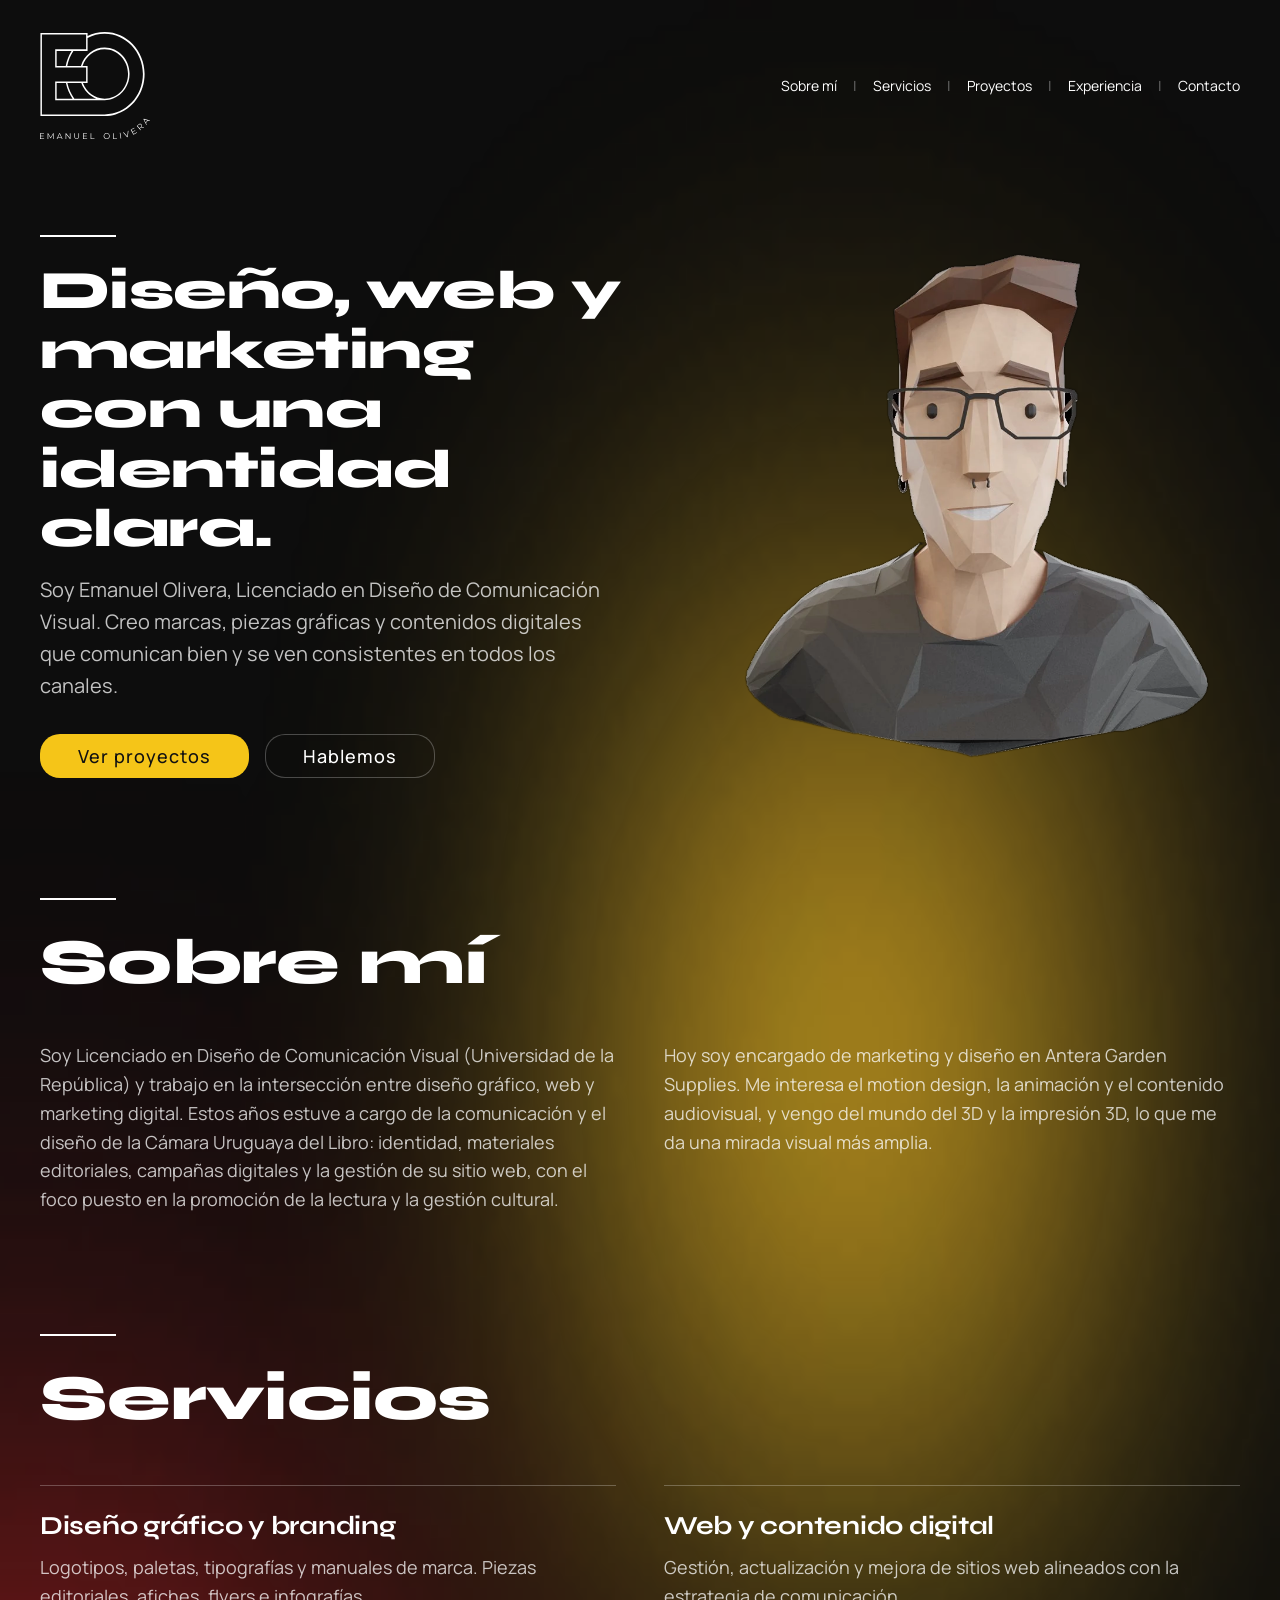
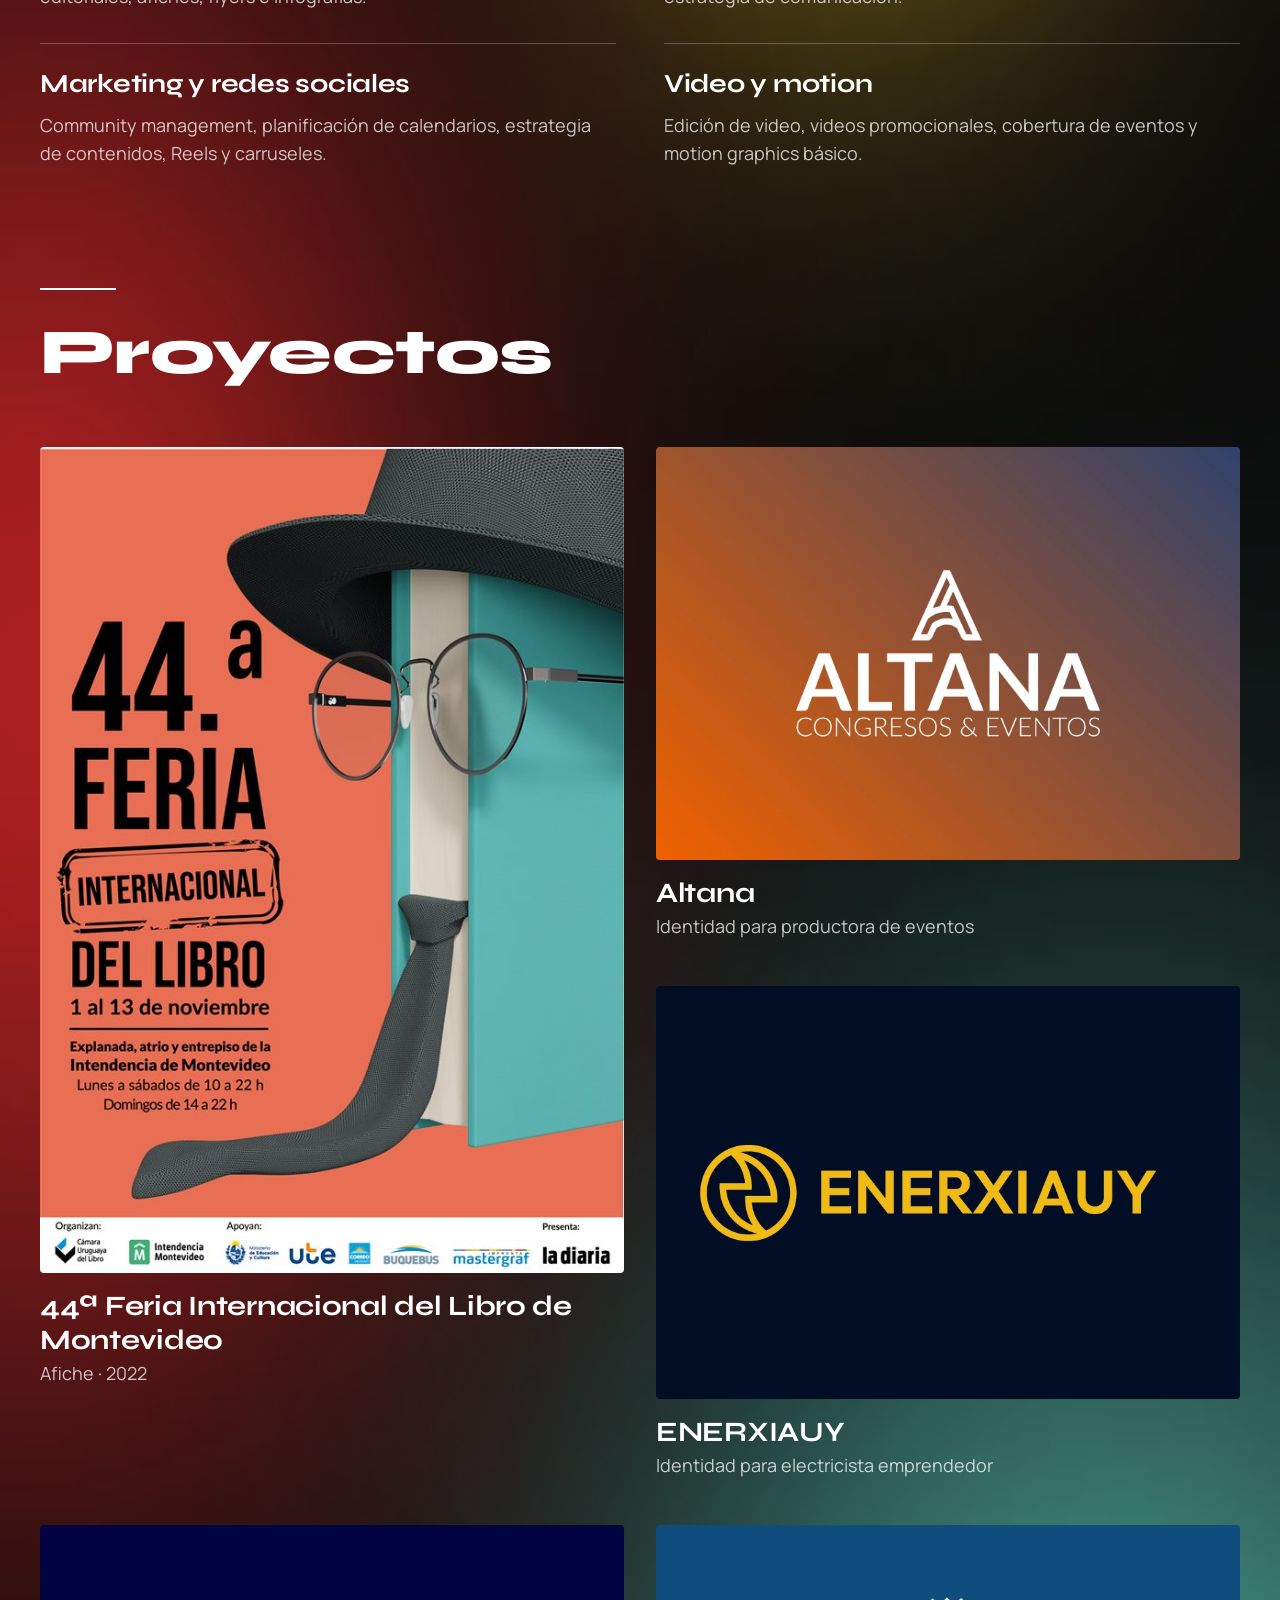
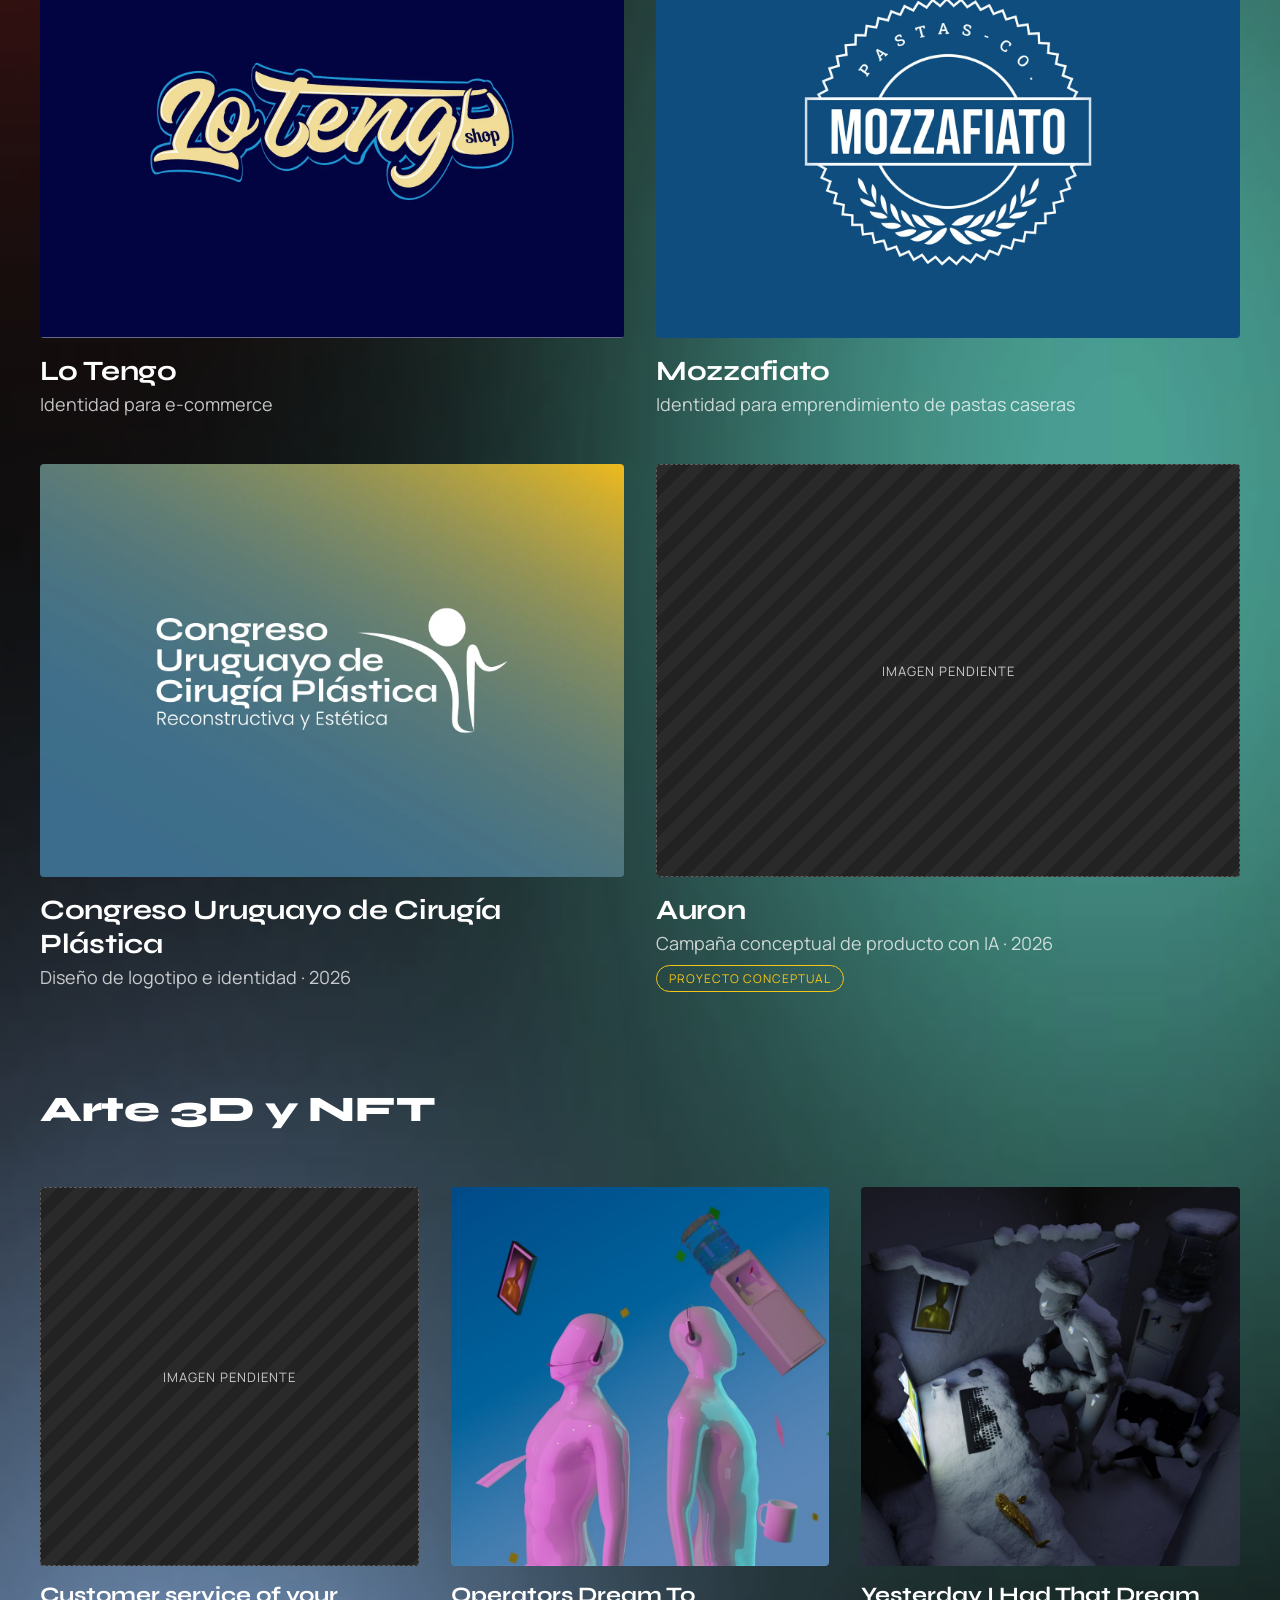
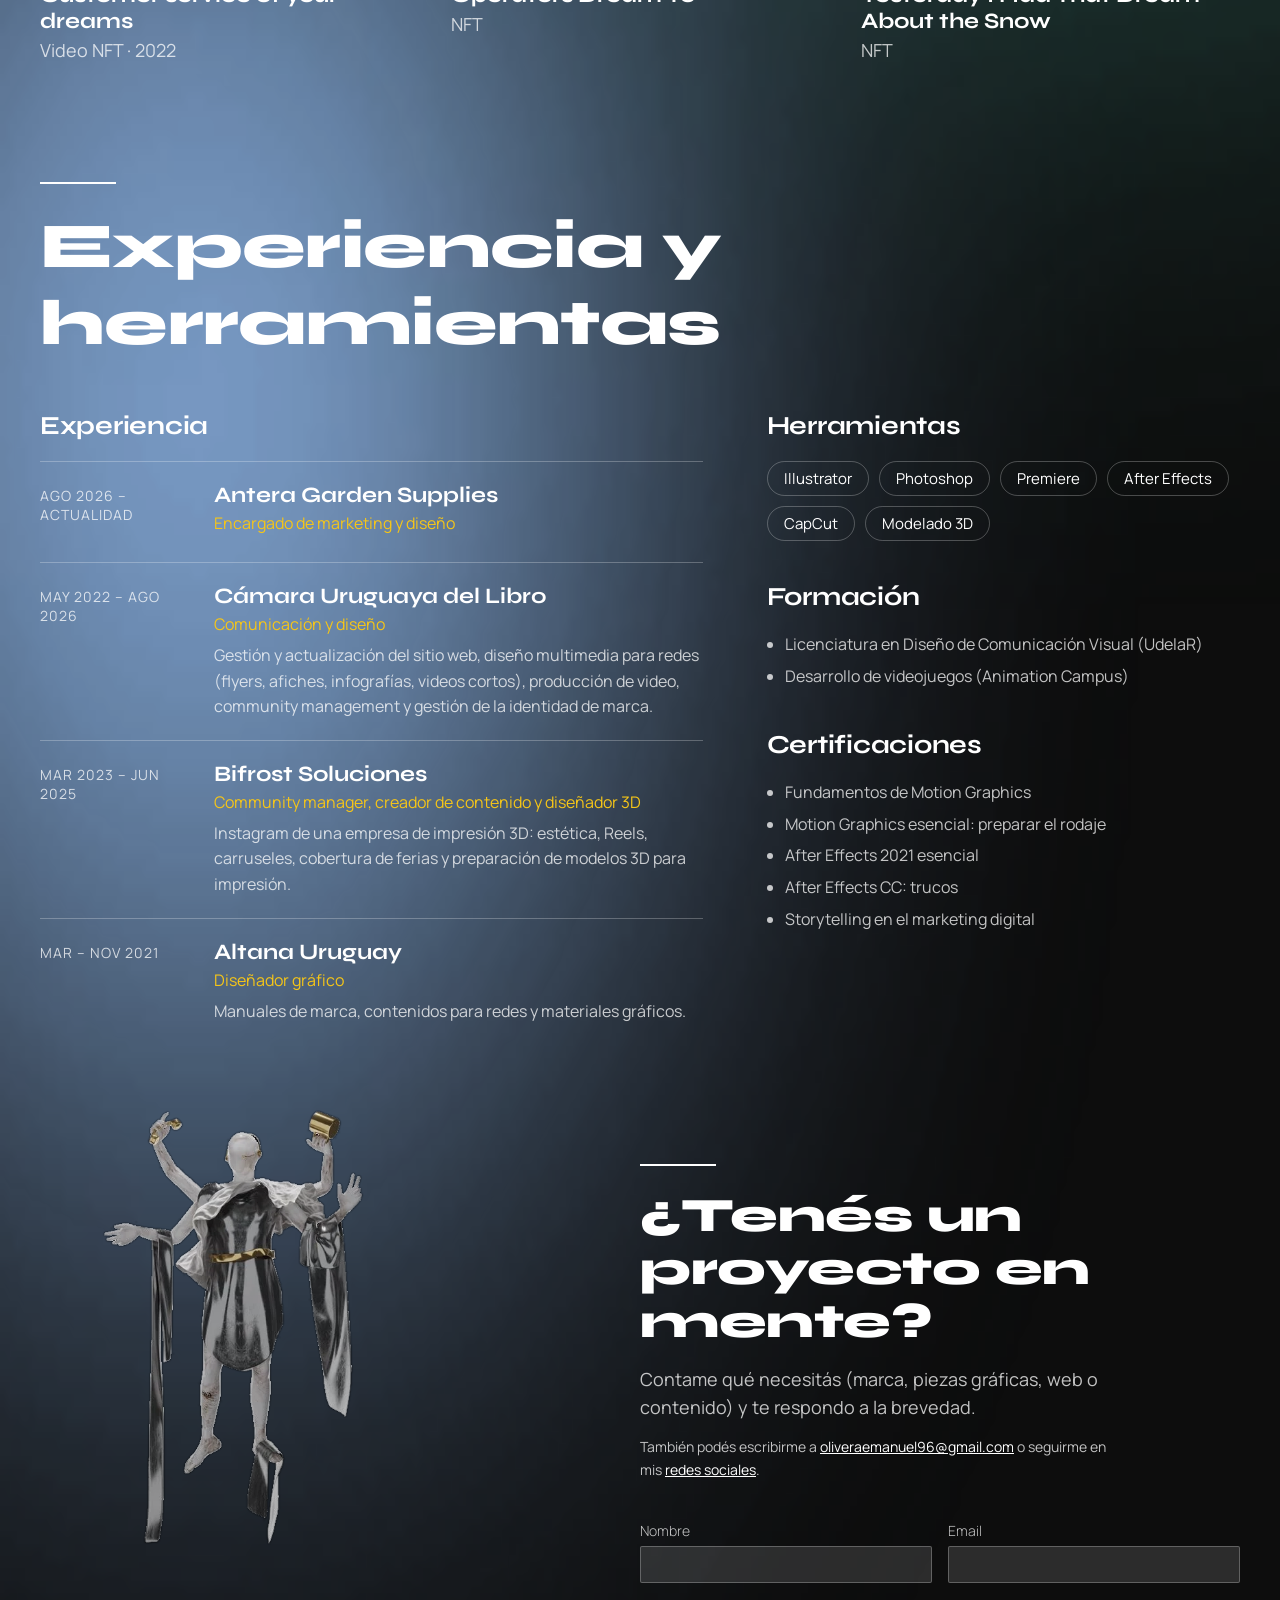
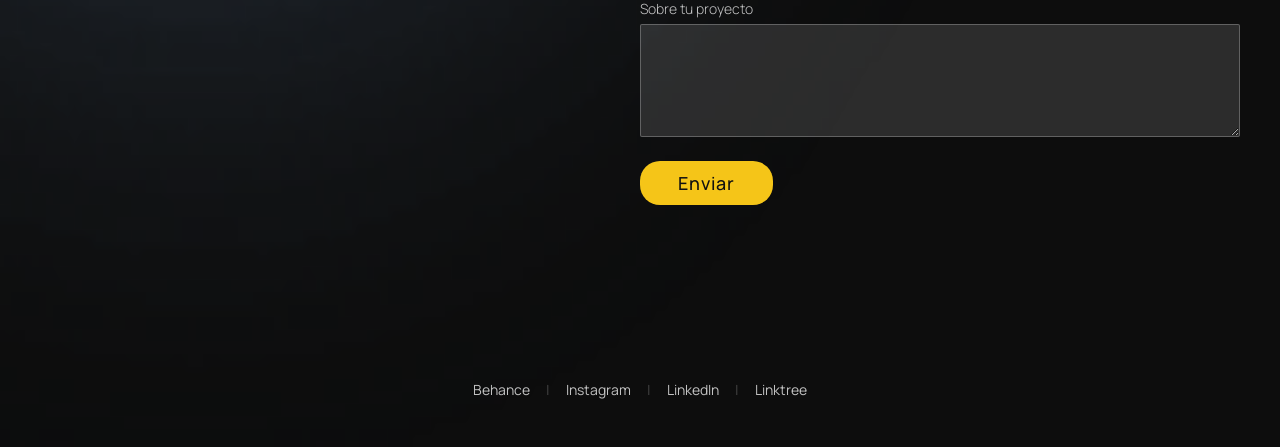
<file: index.html>
<!DOCTYPE html>
<html lang="es">
<head>
<meta charset="UTF-8" />
<meta name="viewport" content="width=device-width, initial-scale=1.0" />
<title>Emanuel Olivera | Diseño gráfico, web y marketing digital en Montevideo</title>
<meta name="description" content="Licenciado en Diseño de Comunicación Visual. Branding, diseño editorial, contenido para redes, gestión web y marketing digital. Montevideo, Uruguay." />
<link rel="canonical" href="https://emanueloski-svg.github.io/portfolio/" />
<link rel="icon" href="assets/favicon.svg" type="image/svg+xml" />
<link rel="icon" href="assets/favicon-32.png" type="image/png" sizes="32x32" />
<link rel="apple-touch-icon" href="assets/apple-touch-icon.png" />
<meta name="theme-color" content="#0d0d0d" />
<meta property="og:type" content="website" />
<meta property="og:site_name" content="Emanuel Olivera" />
<meta property="og:locale" content="es_ES" />
<meta property="og:title" content="Emanuel Olivera | Diseño gráfico, web y marketing digital en Montevideo" />
<meta property="og:description" content="Licenciado en Diseño de Comunicación Visual. Branding, diseño editorial, contenido para redes, gestión web y marketing digital. Montevideo, Uruguay." />
<meta property="og:url" content="https://emanueloski-svg.github.io/portfolio/" />
<meta property="og:image" content="https://emanueloski-svg.github.io/portfolio/assets/og/home.jpg" />
<meta property="og:image:width" content="1200" />
<meta property="og:image:height" content="630" />
<meta name="twitter:card" content="summary_large_image" />
<meta name="twitter:title" content="Emanuel Olivera | Diseño gráfico, web y marketing digital en Montevideo" />
<meta name="twitter:description" content="Licenciado en Diseño de Comunicación Visual. Branding, diseño editorial, contenido para redes, gestión web y marketing digital. Montevideo, Uruguay." />
<meta name="twitter:image" content="https://emanueloski-svg.github.io/portfolio/assets/og/home.jpg" />
<link rel="preconnect" href="https://fonts.googleapis.com">
<link rel="preconnect" href="https://fonts.gstatic.com" crossorigin>
<link href="https://fonts.googleapis.com/css2?family=Manrope:wght@200;300;400;500;600;700&family=Syne:wght@600;700;800&display=swap" rel="stylesheet">
<link rel="stylesheet" href="styles.css?v=4" />
<script src="analytics.js?v=2"></script>
</head>
<body>
  <div class="bg-glow" aria-hidden="true"></div>

  <header class="navbar">
    <a href="#inicio" class="brand" aria-label="Inicio">
      <img src="assets/logo-marca.svg" alt="Emanuel Olivera" />
    </a>
    <nav class="nav-links">
      <a href="#sobre-mi">Sobre mí</a>
      <span class="dot" aria-hidden="true">|</span>
      <a href="#servicios">Servicios</a>
      <span class="dot" aria-hidden="true">|</span>
      <a href="#proyectos">Proyectos</a>
      <span class="dot" aria-hidden="true">|</span>
      <a href="#experiencia">Experiencia</a>
      <span class="dot" aria-hidden="true">|</span>
      <a href="#contacto">Contacto</a>
    </nav>
    <button class="nav-toggle" aria-label="Abrir menú" aria-expanded="false">
      <span></span><span></span><span></span>
    </button>
  </header>

  <main id="top">
    <section id="inicio" class="section hero">
      <div class="hero-text">
        <span class="rule"></span>
        <h1>Diseño, web y marketing con una identidad clara.</h1>
        <p class="hero-lead">Soy Emanuel Olivera, Licenciado en Diseño de Comunicación Visual. Creo marcas, piezas gráficas y contenidos digitales que comunican bien y se ven consistentes en todos los canales.</p>
        <div class="hero-actions">
          <a class="btn-link" href="#proyectos">Ver proyectos</a>
          <a class="btn-link btn-link--ghost" href="#contacto">Hablemos</a>
        </div>
      </div>
      <div class="hero-photo">
        <img src="assets/hero-photo.webp" alt="Retrato 3D de Emanuel Olivera" width="900" height="900" />
      </div>
    </section>

    <section id="sobre-mi" class="section about">
      <div class="section-heading">
        <span class="rule"></span>
        <h2>Sobre mí</h2>
      </div>
      <div class="about-text">
        <p>Soy Licenciado en Diseño de Comunicación Visual (Universidad de la República) y trabajo en la intersección entre diseño gráfico, web y marketing digital. Estos años estuve a cargo de la comunicación y el diseño de la Cámara Uruguaya del Libro: identidad, materiales editoriales, campañas digitales y la gestión de su sitio web, con el foco puesto en la promoción de la lectura y la gestión cultural.</p>
        <p>Hoy soy encargado de marketing y diseño en Antera Garden Supplies. Me interesa el motion design, la animación y el contenido audiovisual, y vengo del mundo del 3D y la impresión 3D, lo que me da una mirada visual más amplia.</p>
      </div>
    </section>

    <section id="servicios" class="section services">
      <div class="section-heading">
        <span class="rule"></span>
        <h2>Servicios</h2>
      </div>
      <div class="services-grid">
        <article class="service">
          <h3>Diseño gráfico y branding</h3>
          <p>Logotipos, paletas, tipografías y manuales de marca. Piezas editoriales, afiches, flyers e infografías.</p>
        </article>
        <article class="service">
          <h3>Web y contenido digital</h3>
          <p>Gestión, actualización y mejora de sitios web alineados con la estrategia de comunicación.</p>
          <!-- TODO: Confirmar si también ofrecés diseño/desarrollo de sitios nuevos y con qué herramientas. -->
        </article>
        <article class="service">
          <h3>Marketing y redes sociales</h3>
          <p>Community management, planificación de calendarios, estrategia de contenidos, Reels y carruseles.</p>
        </article>
        <article class="service">
          <h3>Video y motion</h3>
          <p>Edición de video, videos promocionales, cobertura de eventos y motion graphics básico.</p>
        </article>
      </div>
    </section>

    <section id="proyectos" class="section projects">
      <div class="section-heading">
        <span class="rule"></span>
        <h2>Proyectos</h2>
      </div>

      <div class="projects-grid projects-grid--featured">
          <a class="project project--tall" href="proyectos/feria-del-libro.html">
            <div class="project-media">
              <img src="assets/proj-feria.jpg" alt="Afiche de la 44ª Feria Internacional del Libro de Montevideo: un libro turquesa con sombrero, anteojos y corbata" loading="lazy" />
              <span class="project-cta" aria-hidden="true">Ver proyecto →</span>
            </div>
            <div class="project-caption">
              <h3>44ª Feria Internacional del Libro de Montevideo</h3>
              <p>Afiche · 2022</p>
            </div>
          </a>
          <a class="project project--wide" href="proyectos/altana.html">
            <div class="project-media">
              <img src="assets/proyectos/altana/portada.webp" alt="Portada del manual de Altana: isologotipo blanco sobre el degradado naranja y azul" loading="lazy" />
              <span class="project-cta" aria-hidden="true">Ver proyecto →</span>
            </div>
            <div class="project-caption">
              <h3>Altana</h3>
              <p>Identidad para productora de eventos</p>
            </div>
          </a>
          <a class="project project--wide" href="proyectos/enerxiauy.html">
            <div class="project-media">
              <img src="assets/proj-enerxiauy.jpg" alt="Logotipo de ENERXIAUY en amarillo sobre azul oscuro" loading="lazy" />
              <span class="project-cta" aria-hidden="true">Ver proyecto →</span>
            </div>
            <div class="project-caption">
              <h3>ENERXIAUY</h3>
              <p>Identidad para electricista emprendedor</p>
            </div>
          </a>
          <a class="project project--wide" href="proyectos/lo-tengo.html">
            <div class="project-media">
              <img src="assets/proyectos/lo-tengo/portada.webp" alt="Isologo de Lo Tengo en amarillo y celeste sobre azul marino" loading="lazy" />
              <span class="project-cta" aria-hidden="true">Ver proyecto →</span>
            </div>
            <div class="project-caption">
              <h3>Lo Tengo</h3>
              <p>Identidad para e-commerce</p>
            </div>
          </a>
          <a class="project project--wide" href="proyectos/mozzafiato.html">
            <div class="project-media">
              <img src="assets/proyectos/mozzafiato/portada.webp" alt="Logotipo de Mozzafiato, pastas caseras, en blanco sobre azul" loading="lazy" />
              <span class="project-cta" aria-hidden="true">Ver proyecto →</span>
            </div>
            <div class="project-caption">
              <h3>Mozzafiato</h3>
              <p>Identidad para emprendimiento de pastas caseras</p>
            </div>
          </a>
          <a class="project project--wide" href="proyectos/congreso-cirugia-plastica.html">
            <div class="project-media">
              <img src="assets/proyectos/congreso-cirugia-plastica/portada.webp" alt="Logotipo del Congreso Uruguayo de Cirugía Plástica en blanco sobre degradado azul y amarillo" loading="lazy" />
              <span class="project-cta" aria-hidden="true">Ver proyecto →</span>
            </div>
            <div class="project-caption">
              <h3>Congreso Uruguayo de Cirugía Plástica</h3>
              <p>Diseño de logotipo e identidad · 2026</p>
            </div>
          </a>
          <a class="project project--wide" href="proyectos/auron.html">
            <div class="project-media">
              <!-- TODO imagen: agregar assets/proyectos/auron/portada.webp y reemplazar el recuadro por: <img src="assets/proyectos/auron/portada.webp" alt="Auriculares Auron bajo iluminación de estudio, portada de la campaña conceptual" loading="lazy" /> -->
              <div class="media-placeholder" role="img" aria-label="Auriculares Auron bajo iluminación de estudio, portada de la campaña conceptual"><span>Imagen pendiente</span></div>
              <span class="project-cta" aria-hidden="true">Ver proyecto →</span>
            </div>
            <div class="project-caption">
              <h3>Auron</h3>
              <p>Campaña conceptual de producto con IA · 2026</p>
              <span class="project-tag">Proyecto conceptual</span>
            </div>
          </a>
      </div>
      <!-- TODO: Sumar proyectos de la Cámara Uruguaya del Libro / Antera -->

      <div class="projects-sub">
        <h3 class="projects-subtitle">Arte 3D y NFT</h3>
        <div class="projects-grid projects-grid--trio">
          <a class="project project--square" href="proyectos/customer-service-of-your-dreams.html">
            <div class="project-media">
              <!-- TODO imagen: agregar assets/proyectos/customer-service-of-your-dreams/portada.webp y reemplazar el recuadro por: <img src="assets/proyectos/customer-service-of-your-dreams/portada.webp" alt="Fotograma de Customer service of your dreams, video NFT en 3D" loading="lazy" /> -->
              <div class="media-placeholder" role="img" aria-label="Fotograma de Customer service of your dreams, video NFT en 3D"><span>Imagen pendiente</span></div>
              <span class="project-cta" aria-hidden="true">Ver proyecto →</span>
            </div>
            <div class="project-caption">
              <h4>Customer service of your dreams</h4>
              <p>Video NFT · 2022</p>
            </div>
          </a>
            <a class="project project--square" href="proyectos/operators-dream-to.html">
            <div class="project-media">
              <img src="assets/proj-nft1.jpg" alt="Operators Dream To: dos figuras rosadas con auriculares flotan en un cielo azul entre objetos de oficina" loading="lazy" />
              <span class="project-cta" aria-hidden="true">Ver proyecto →</span>
            </div>
            <div class="project-caption">
              <h4>Operators Dream To</h4>
              <p>NFT</p>
            </div>
          </a>
            <a class="project project--square" href="proyectos/yesterday-i-had-that-dream.html">
            <div class="project-media">
              <img src="assets/proj-nft2.jpg" alt="Yesterday I Had That Dream About the Snow: una oficina 3D cubierta de nieve con un operador frente a la pantalla" loading="lazy" />
              <span class="project-cta" aria-hidden="true">Ver proyecto →</span>
            </div>
            <div class="project-caption">
              <h4>Yesterday I Had That Dream About the Snow</h4>
              <p>NFT</p>
            </div>
          </a>
        </div>
      </div>
    </section>

    <section id="experiencia" class="section experience">
      <div class="section-heading">
        <span class="rule"></span>
        <h2>Experiencia y herramientas</h2>
      </div>
      <div class="experience-grid">
        <div>
          <h3 class="experience-title">Experiencia</h3>
          <ol class="xp-list">
          <li class="xp-item">
            <p class="xp-date">ago 2026 – actualidad</p>
            <div>
              <h4>Antera Garden Supplies</h4>
              <p class="xp-role">Encargado de marketing y diseño</p>
            </div>
          </li>
          <li class="xp-item">
            <p class="xp-date">may 2022 – ago 2026</p>
            <div>
              <h4>Cámara Uruguaya del Libro</h4>
              <p class="xp-role">Comunicación y diseño</p>
              <p>Gestión y actualización del sitio web, diseño multimedia para redes (flyers, afiches, infografías, videos cortos), producción de video, community management y gestión de la identidad de marca.</p>
            </div>
          </li>
          <li class="xp-item">
            <p class="xp-date">mar 2023 – jun 2025</p>
            <div>
              <h4>Bifrost Soluciones</h4>
              <p class="xp-role">Community manager, creador de contenido y diseñador 3D</p>
              <p>Instagram de una empresa de impresión 3D: estética, Reels, carruseles, cobertura de ferias y preparación de modelos 3D para impresión.</p>
            </div>
          </li>
          <li class="xp-item">
            <p class="xp-date">mar – nov 2021</p>
            <div>
              <h4>Altana Uruguay</h4>
              <p class="xp-role">Diseñador gráfico</p>
              <p>Manuales de marca, contenidos para redes y materiales gráficos.</p>
            </div>
          </li>
          </ol>
        </div>
        <div class="skills">
          <h3 class="experience-title">Herramientas</h3>
          <ul class="chips">
            <li>Illustrator</li>
            <li>Photoshop</li>
            <li>Premiere</li>
            <li>After Effects</li>
            <li>CapCut</li>
            <li>Modelado 3D</li>
          </ul>
          <!-- TODO: Sumar CMS, Figma, Canva u otras que uses -->

          <h3 class="experience-title">Formación</h3>
          <ul class="plain-list">
            <li>Licenciatura en Diseño de Comunicación Visual (UdelaR)</li>
            <li>Desarrollo de videojuegos (Animation Campus)</li>
          </ul>

          <h3 class="experience-title">Certificaciones</h3>
          <ul class="plain-list">
            <li>Fundamentos de Motion Graphics</li>
            <li>Motion Graphics esencial: preparar el rodaje</li>
            <li>After Effects 2021 esencial</li>
            <li>After Effects CC: trucos</li>
            <li>Storytelling en el marketing digital</li>
          </ul>
        </div>
      </div>
    </section>

    <section id="contacto" class="section contact">
      <img class="contact-illustration" src="assets/contact-illustration.webp" alt="" aria-hidden="true" loading="lazy" />
      <div class="contact-inner">
        <span class="rule"></span>
        <h2>¿Tenés un proyecto en mente?</h2>
        <p class="contact-lead">Contame qué necesitás (marca, piezas gráficas, web o contenido) y te respondo a la brevedad.</p>
        <p class="contact-note">También podés escribirme a
          <a href="mailto:oliveraemanuel96@gmail.com">oliveraemanuel96@gmail.com</a> o seguirme en mis <a href="https://linktr.ee/EmanuelO" target="_blank" rel="noopener">redes sociales</a>.</p>

        <form class="contact-form" id="contact-form" action="https://formsubmit.co/b2a904b5d5e4e7e997399bb0113a6cfe" method="POST">
          <input type="hidden" name="_subject" value="Nuevo mensaje desde el portfolio" />
          <input type="hidden" name="_template" value="table" />
          <input type="text" name="_honey" class="form-honeypot" tabindex="-1" autocomplete="off" aria-hidden="true" />
          <div class="form-row">
            <div class="field">
              <label for="nombre">Nombre</label>
              <input type="text" id="nombre" name="nombre" required />
            </div>
            <div class="field">
              <label for="email">Email</label>
              <input type="email" id="email" name="email" required />
            </div>
          </div>
          <div class="field field--full">
            <label for="proyecto">Sobre tu proyecto</label>
            <textarea id="proyecto" name="proyecto" rows="5" required></textarea>
          </div>
          <button type="submit" class="btn-submit">Enviar</button>
          <p class="form-status" role="status" aria-live="polite"></p>
        </form>
      </div>
    </section>
  </main>

  <footer class="social-footer">
    <a href="https://www.behance.net/emanuelolivera" target="_blank" rel="noopener">Behance</a>
    <span class="dot" aria-hidden="true">|</span>
    <a href="https://www.instagram.com/emanuel.designs/" target="_blank" rel="noopener">Instagram</a>
    <span class="dot" aria-hidden="true">|</span>
    <a href="https://www.linkedin.com/in/emanuelolivera96/" target="_blank" rel="noopener">LinkedIn</a>
    <span class="dot" aria-hidden="true">|</span>
    <a href="https://linktr.ee/EmanuelO" target="_blank" rel="noopener">Linktree</a>
  </footer>

  <script src="script.js?v=4"></script>
</body>
</html>
</file>
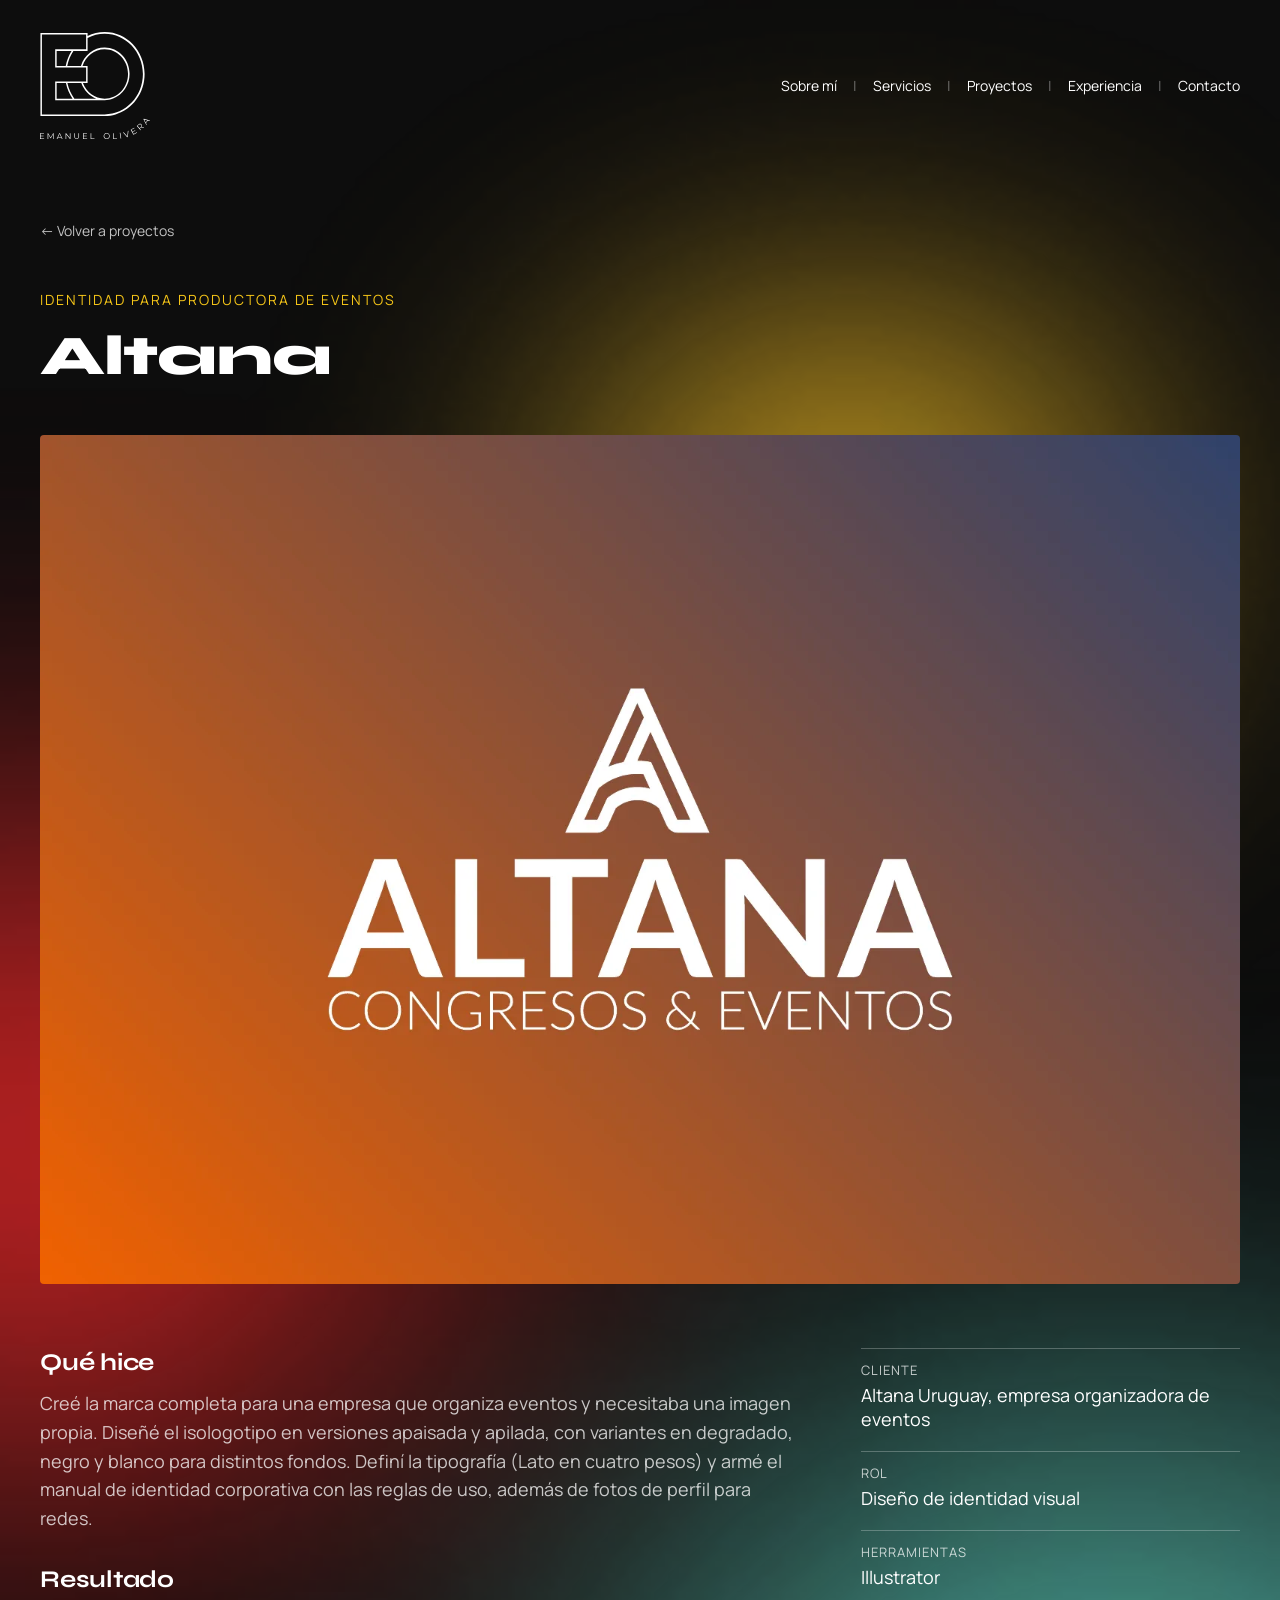
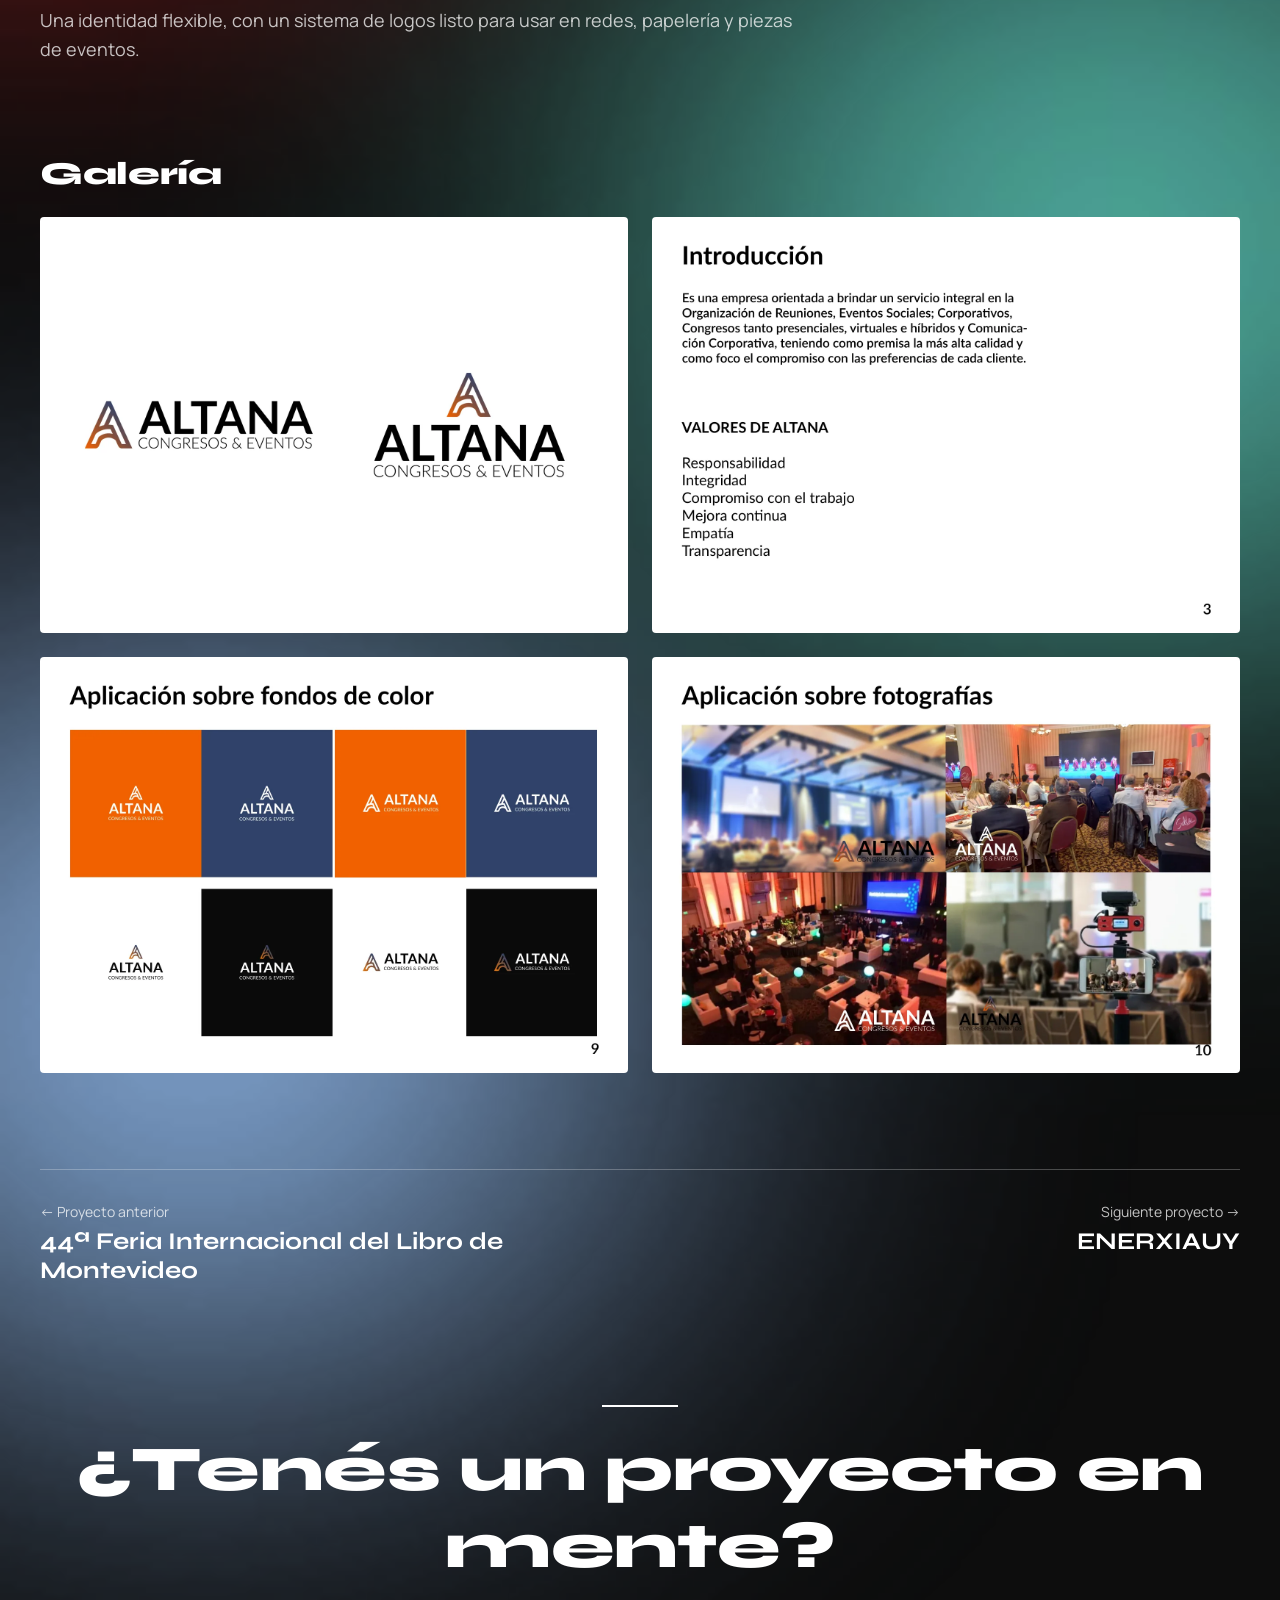
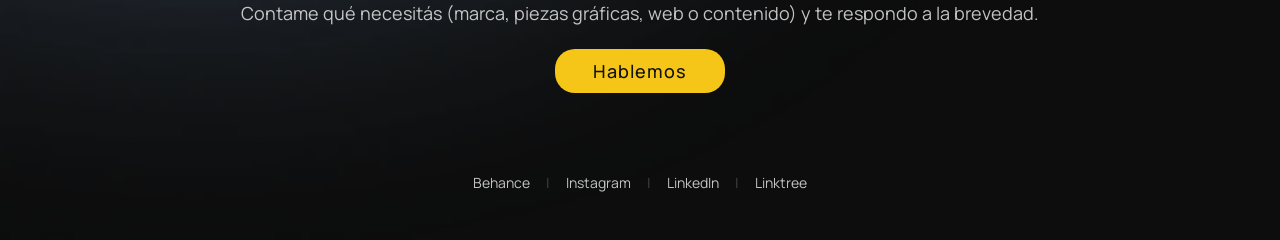
<file: proyectos/altana.html>
<!DOCTYPE html>
<html lang="es">
<head>
<meta charset="UTF-8" />
<meta name="viewport" content="width=device-width, initial-scale=1.0" />
<title>Altana — Emanuel Olivera</title>
<meta name="description" content="Creé la marca completa para una empresa que organiza eventos y necesitaba una imagen propia. Diseñé el isologotipo en versiones apaisada y apilada, con…" />
<link rel="canonical" href="https://emanueloski-svg.github.io/portfolio/proyectos/altana.html" />
<link rel="icon" href="../assets/favicon.svg" type="image/svg+xml" />
<link rel="icon" href="../assets/favicon-32.png" type="image/png" sizes="32x32" />
<link rel="apple-touch-icon" href="../assets/apple-touch-icon.png" />
<meta name="theme-color" content="#0d0d0d" />
<meta property="og:type" content="website" />
<meta property="og:site_name" content="Emanuel Olivera" />
<meta property="og:locale" content="es_ES" />
<meta property="og:title" content="Altana — Emanuel Olivera" />
<meta property="og:description" content="Creé la marca completa para una empresa que organiza eventos y necesitaba una imagen propia. Diseñé el isologotipo en versiones apaisada y apilada, con…" />
<meta property="og:url" content="https://emanueloski-svg.github.io/portfolio/proyectos/altana.html" />
<meta property="og:image" content="https://emanueloski-svg.github.io/portfolio/assets/og/altana.jpg" />
<meta property="og:image:width" content="1200" />
<meta property="og:image:height" content="630" />
<meta name="twitter:card" content="summary_large_image" />
<meta name="twitter:title" content="Altana — Emanuel Olivera" />
<meta name="twitter:description" content="Creé la marca completa para una empresa que organiza eventos y necesitaba una imagen propia. Diseñé el isologotipo en versiones apaisada y apilada, con…" />
<meta name="twitter:image" content="https://emanueloski-svg.github.io/portfolio/assets/og/altana.jpg" />
<link rel="preconnect" href="https://fonts.googleapis.com">
<link rel="preconnect" href="https://fonts.gstatic.com" crossorigin>
<link href="https://fonts.googleapis.com/css2?family=Manrope:wght@200;300;400;500;600;700&family=Syne:wght@600;700;800&display=swap" rel="stylesheet">
<link rel="stylesheet" href="../styles.css?v=4" />
<script src="../analytics.js?v=2"></script>
</head>
<body>
  <div class="bg-glow" aria-hidden="true"></div>

  <header class="navbar">
    <a href="../index.html" class="brand" aria-label="Inicio">
      <img src="../assets/logo-marca.svg" alt="Emanuel Olivera" />
    </a>
    <nav class="nav-links">
      <a href="../index.html#sobre-mi">Sobre mí</a>
      <span class="dot" aria-hidden="true">|</span>
      <a href="../index.html#servicios">Servicios</a>
      <span class="dot" aria-hidden="true">|</span>
      <a href="../index.html#proyectos">Proyectos</a>
      <span class="dot" aria-hidden="true">|</span>
      <a href="../index.html#experiencia">Experiencia</a>
      <span class="dot" aria-hidden="true">|</span>
      <a href="../index.html#contacto">Contacto</a>
    </nav>
    <button class="nav-toggle" aria-label="Abrir menú" aria-expanded="false">
      <span></span><span></span><span></span>
    </button>
  </header>

  <main>
    <article class="section project-page">
      <a class="back-link" href="../index.html#proyectos">← Volver a proyectos</a>

      <header class="project-hero">
        <span class="project-kicker">Identidad para productora de eventos</span>
        <h1>Altana</h1>
      </header>

      <figure class="project-cover">
        <img src="../assets/proyectos/altana/portada.webp" alt="Portada del manual de Altana: isologotipo blanco sobre el degradado naranja y azul" width="1600" height="1132" />
      </figure>

      <div class="project-body">
        <div class="project-description">
          <h2>Qué hice</h2>
          <p>Creé la marca completa para una empresa que organiza eventos y necesitaba una imagen propia. Diseñé el isologotipo en versiones apaisada y apilada, con variantes en degradado, negro y blanco para distintos fondos. Definí la tipografía (Lato en cuatro pesos) y armé el manual de identidad corporativa con las reglas de uso, además de fotos de perfil para redes.</p>
          <h2>Resultado</h2>
          <p>Una identidad flexible, con un sistema de logos listo para usar en redes, papelería y piezas de eventos.</p>
        </div>
        <dl class="project-meta">
          <div><dt>Cliente</dt><dd>Altana Uruguay, empresa organizadora de eventos</dd></div>
          <div><dt>Rol</dt><dd>Diseño de identidad visual</dd></div>
          <div><dt>Herramientas</dt><dd>Illustrator</dd></div>
        </dl>
      </div>

      <section class="case-gallery" aria-labelledby="galeria-titulo">
        <h2 id="galeria-titulo">Galería</h2>
        <div class="case-gallery-grid">
          <figure>
            <img src="../assets/proyectos/altana/galeria-01.webp" alt="Isologotipo de Altana en versiones apaisada y apilada, en degradado" width="1600" height="1132" loading="lazy" />
          </figure>
          <figure>
            <img src="../assets/proyectos/altana/galeria-02.webp" alt="Construcción del isotipo de Altana sobre grilla, a partir de la letra A" width="1600" height="1132" loading="lazy" />
          </figure>
          <figure>
            <img src="../assets/proyectos/altana/galeria-03.webp" alt="Isologotipo de Altana aplicado sobre fondos naranja, azul, blanco y negro" width="1600" height="1132" loading="lazy" />
          </figure>
          <figure>
            <img src="../assets/proyectos/altana/galeria-04.webp" alt="Isologotipo de Altana aplicado sobre fotografías de congresos y eventos" width="1600" height="1132" loading="lazy" />
          </figure>
        </div>
      </section>

      <nav class="project-pager" aria-label="Otros proyectos">
        <a href="feria-del-libro.html">
          <span>← Proyecto anterior</span>
          <strong>44ª Feria Internacional del Libro de Montevideo</strong>
        </a>
        <a href="enerxiauy.html">
          <span>Siguiente proyecto →</span>
          <strong>ENERXIAUY</strong>
        </a>
      </nav>
    </article>

    <section class="section project-contact">
      <span class="rule"></span>
      <h2>¿Tenés un proyecto en mente?</h2>
      <p>Contame qué necesitás (marca, piezas gráficas, web o contenido) y te respondo a la brevedad.</p>
      <a class="btn-link" href="../index.html#contacto">Hablemos</a>
    </section>
  </main>

  <footer class="social-footer">
    <a href="https://www.behance.net/emanuelolivera" target="_blank" rel="noopener">Behance</a>
    <span class="dot" aria-hidden="true">|</span>
    <a href="https://www.instagram.com/emanuel.designs/" target="_blank" rel="noopener">Instagram</a>
    <span class="dot" aria-hidden="true">|</span>
    <a href="https://www.linkedin.com/in/emanuelolivera96/" target="_blank" rel="noopener">LinkedIn</a>
    <span class="dot" aria-hidden="true">|</span>
    <a href="https://linktr.ee/EmanuelO" target="_blank" rel="noopener">Linktree</a>
  </footer>

  <script src="../script.js?v=4"></script>
</body>
</html>
</file>
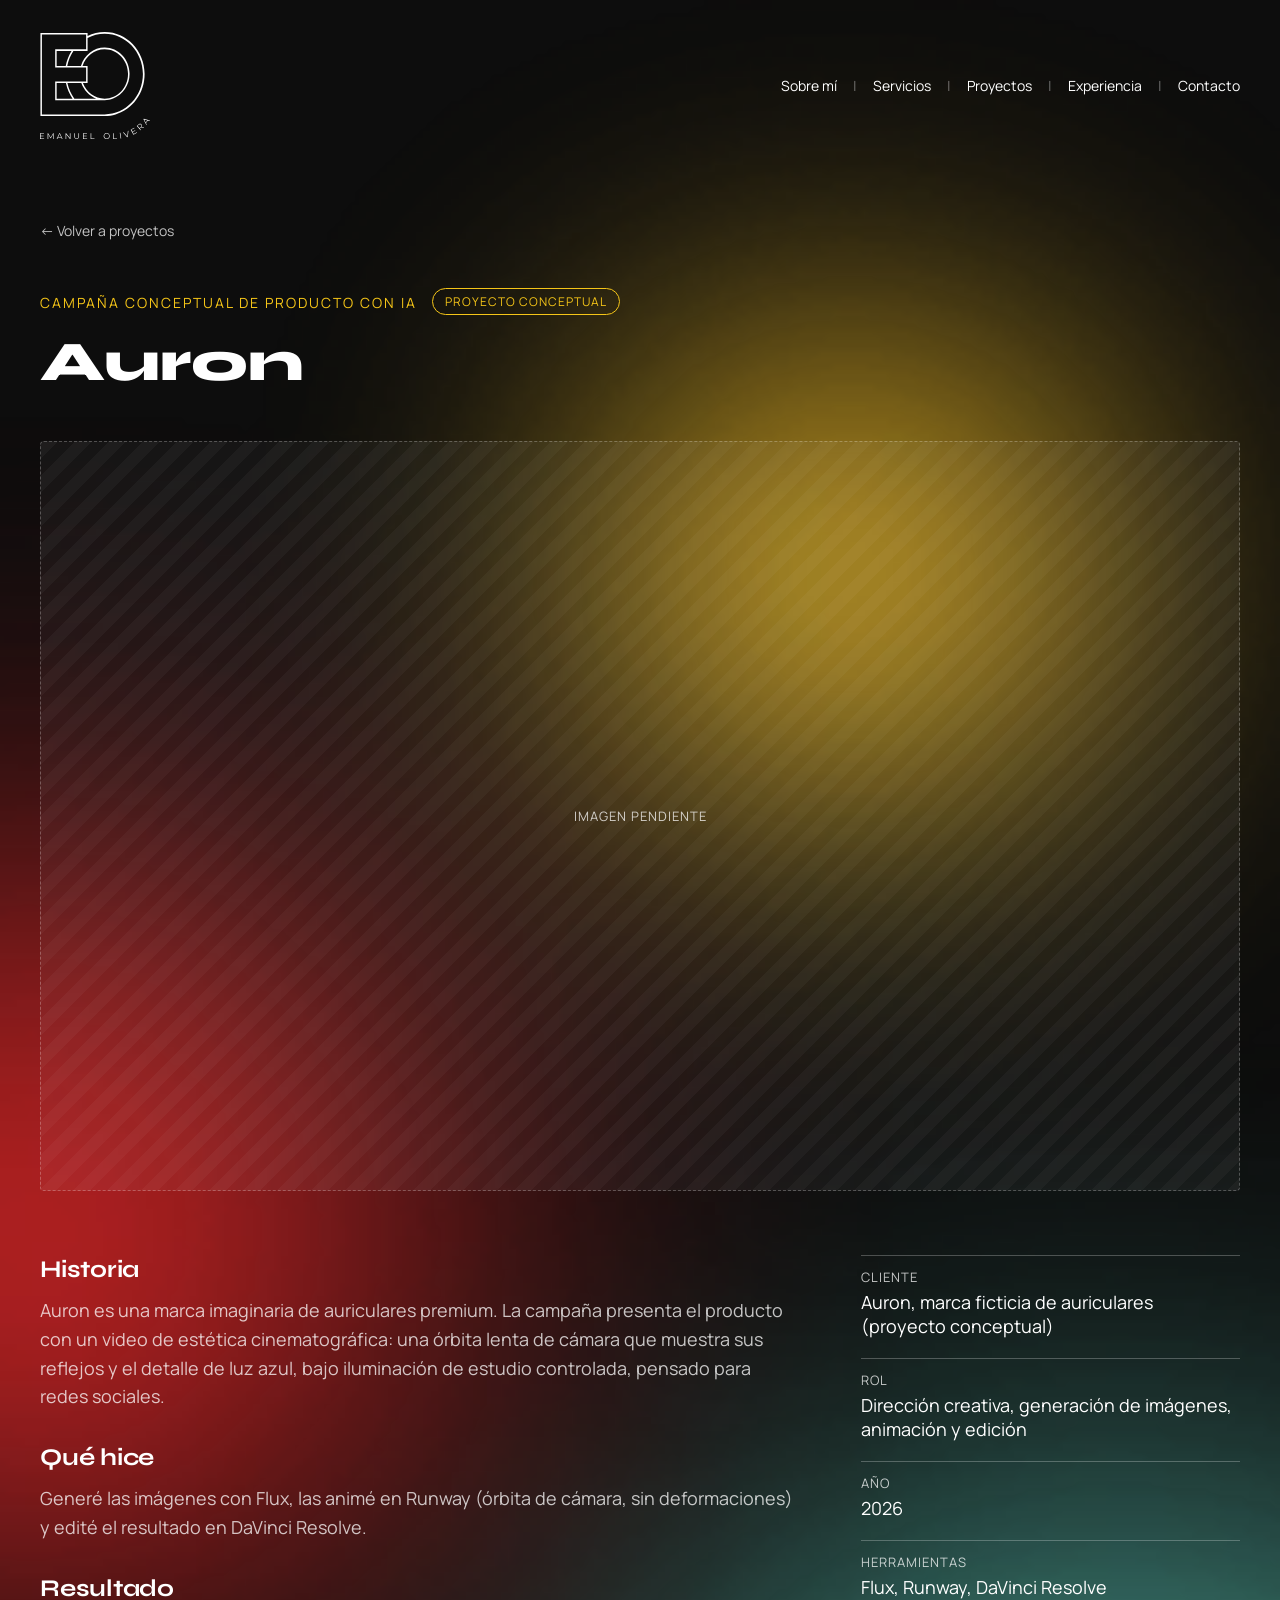
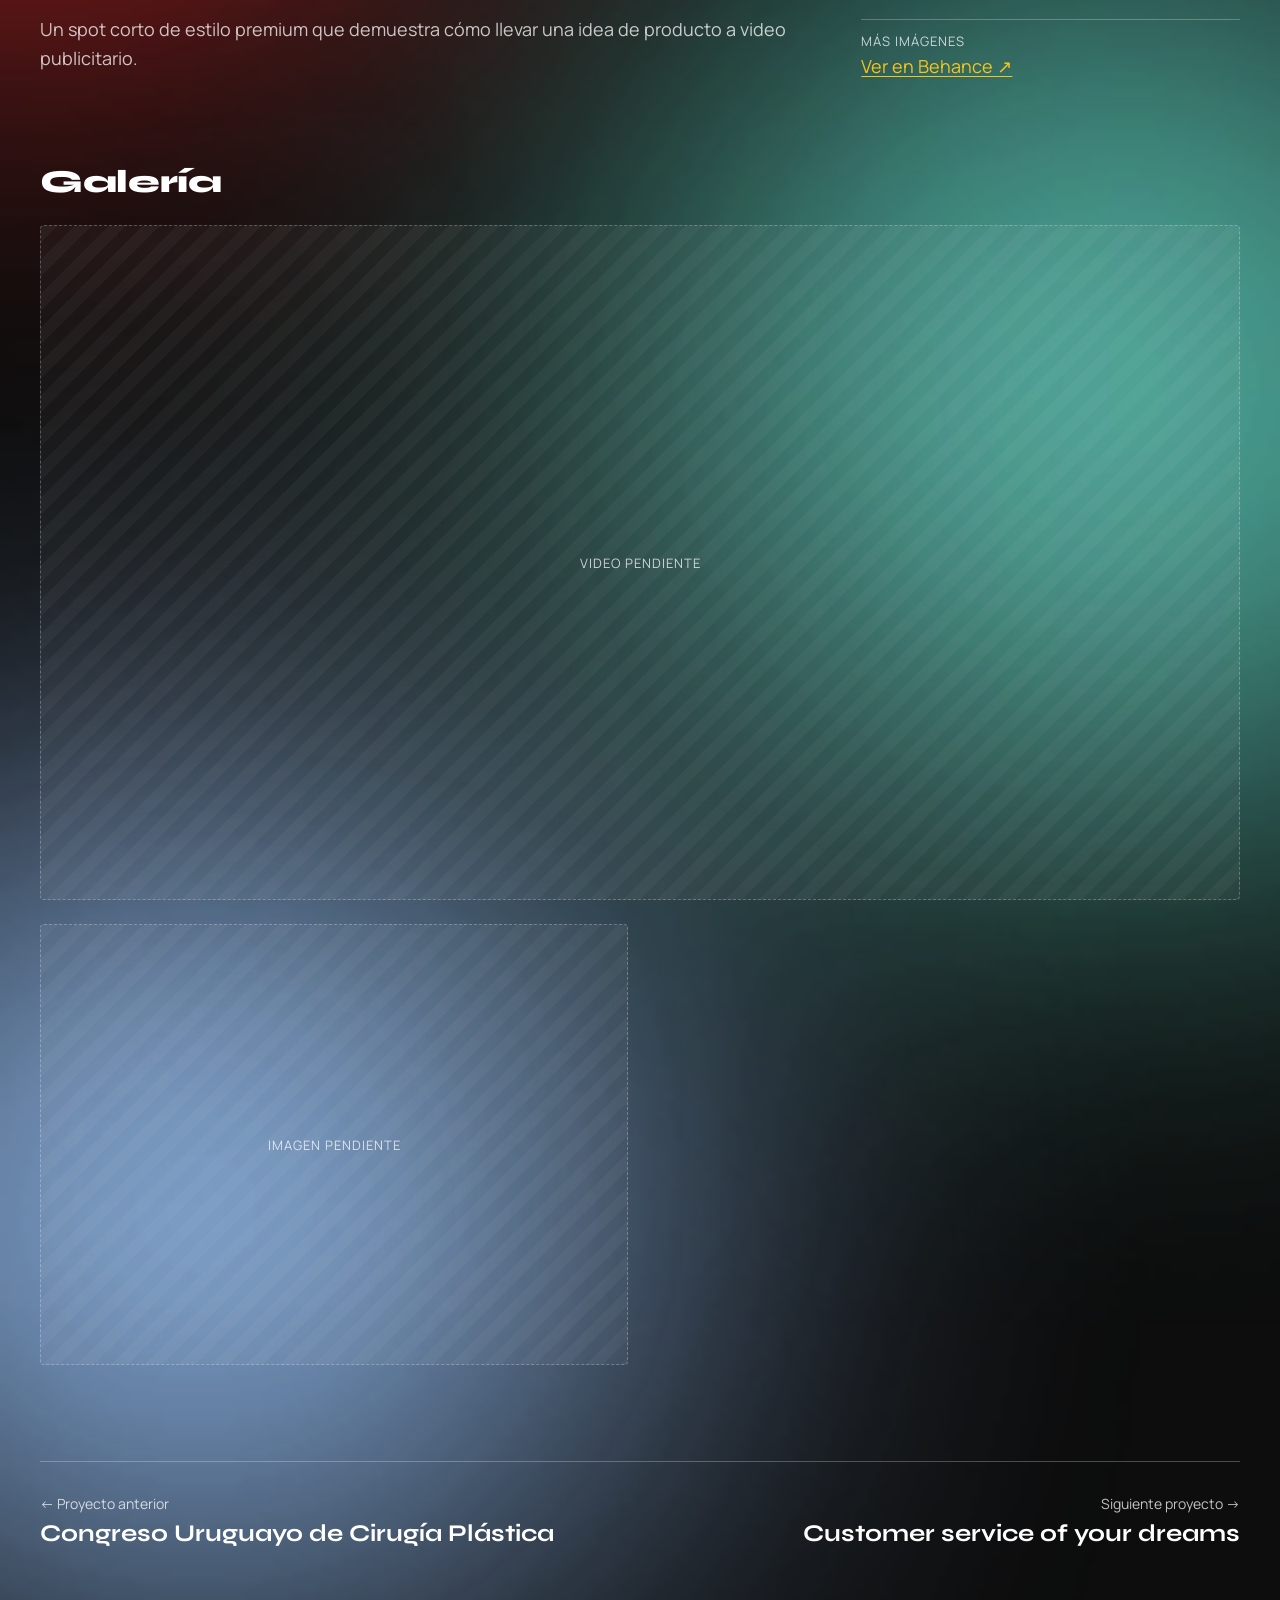
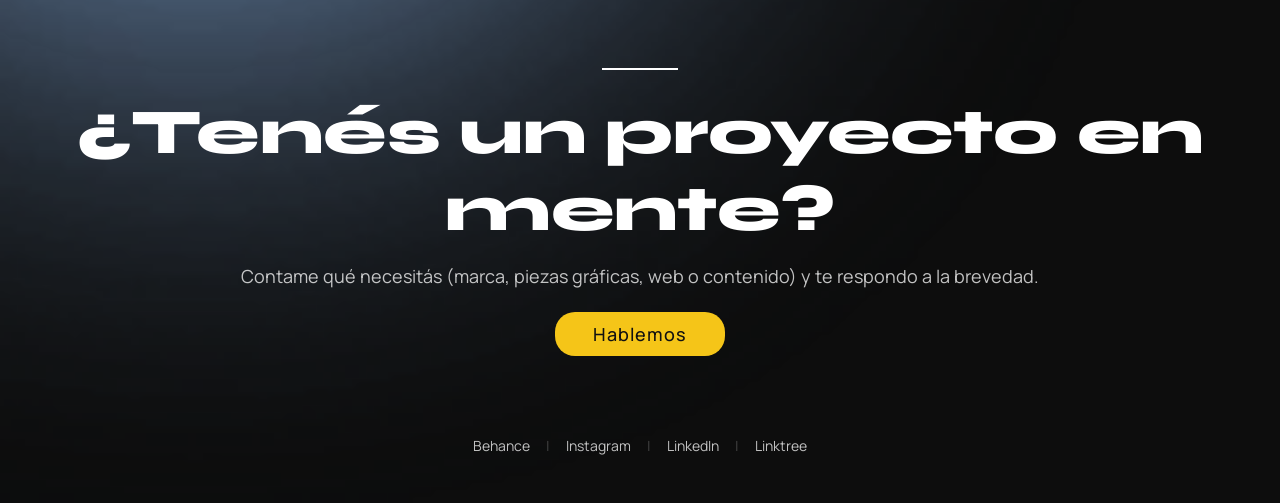
<file: proyectos/auron.html>
<!DOCTYPE html>
<html lang="es">
<head>
<meta charset="UTF-8" />
<meta name="viewport" content="width=device-width, initial-scale=1.0" />
<title>Auron (proyecto conceptual) — Emanuel Olivera</title>
<meta name="description" content="Auron es una marca imaginaria de auriculares premium. La campaña presenta el producto con un video de estética cinematográfica: una órbita lenta de cámara…" />
<link rel="canonical" href="https://emanueloski-svg.github.io/portfolio/proyectos/auron.html" />
<link rel="icon" href="../assets/favicon.svg" type="image/svg+xml" />
<link rel="icon" href="../assets/favicon-32.png" type="image/png" sizes="32x32" />
<link rel="apple-touch-icon" href="../assets/apple-touch-icon.png" />
<meta name="theme-color" content="#0d0d0d" />
<meta property="og:type" content="website" />
<meta property="og:site_name" content="Emanuel Olivera" />
<meta property="og:locale" content="es_ES" />
<meta property="og:title" content="Auron (proyecto conceptual) — Emanuel Olivera" />
<meta property="og:description" content="Auron es una marca imaginaria de auriculares premium. La campaña presenta el producto con un video de estética cinematográfica: una órbita lenta de cámara…" />
<meta property="og:url" content="https://emanueloski-svg.github.io/portfolio/proyectos/auron.html" />
<meta property="og:image" content="https://emanueloski-svg.github.io/portfolio/assets/og/auron.jpg" />
<meta property="og:image:width" content="1200" />
<meta property="og:image:height" content="630" />
<meta name="twitter:card" content="summary_large_image" />
<meta name="twitter:title" content="Auron (proyecto conceptual) — Emanuel Olivera" />
<meta name="twitter:description" content="Auron es una marca imaginaria de auriculares premium. La campaña presenta el producto con un video de estética cinematográfica: una órbita lenta de cámara…" />
<meta name="twitter:image" content="https://emanueloski-svg.github.io/portfolio/assets/og/auron.jpg" />
<link rel="preconnect" href="https://fonts.googleapis.com">
<link rel="preconnect" href="https://fonts.gstatic.com" crossorigin>
<link href="https://fonts.googleapis.com/css2?family=Manrope:wght@200;300;400;500;600;700&family=Syne:wght@600;700;800&display=swap" rel="stylesheet">
<link rel="stylesheet" href="../styles.css?v=4" />
<script src="../analytics.js?v=2"></script>
</head>
<body>
  <div class="bg-glow" aria-hidden="true"></div>

  <header class="navbar">
    <a href="../index.html" class="brand" aria-label="Inicio">
      <img src="../assets/logo-marca.svg" alt="Emanuel Olivera" />
    </a>
    <nav class="nav-links">
      <a href="../index.html#sobre-mi">Sobre mí</a>
      <span class="dot" aria-hidden="true">|</span>
      <a href="../index.html#servicios">Servicios</a>
      <span class="dot" aria-hidden="true">|</span>
      <a href="../index.html#proyectos">Proyectos</a>
      <span class="dot" aria-hidden="true">|</span>
      <a href="../index.html#experiencia">Experiencia</a>
      <span class="dot" aria-hidden="true">|</span>
      <a href="../index.html#contacto">Contacto</a>
    </nav>
    <button class="nav-toggle" aria-label="Abrir menú" aria-expanded="false">
      <span></span><span></span><span></span>
    </button>
  </header>

  <main>
    <article class="section project-page">
      <a class="back-link" href="../index.html#proyectos">← Volver a proyectos</a>

      <header class="project-hero">
        <span class="project-kicker">Campaña conceptual de producto con IA</span> <span class="project-tag">Proyecto conceptual</span>
        <h1>Auron</h1>
      </header>

      <figure class="project-cover">
        <!-- TODO imagen: agregar assets/proyectos/auron/portada.webp y reemplazar el recuadro por: <img src="../assets/proyectos/auron/portada.webp" alt="Auriculares Auron bajo iluminación de estudio, portada de la campaña conceptual" /> -->
        <div class="media-placeholder" role="img" aria-label="Auriculares Auron bajo iluminación de estudio, portada de la campaña conceptual"><span>Imagen pendiente</span></div>
      </figure>

      <div class="project-body">
        <div class="project-description">
          <h2>Historia</h2>
          <p>Auron es una marca imaginaria de auriculares premium. La campaña presenta el producto con un video de estética cinematográfica: una órbita lenta de cámara que muestra sus reflejos y el detalle de luz azul, bajo iluminación de estudio controlada, pensado para redes sociales.</p>
          <h2>Qué hice</h2>
          <p>Generé las imágenes con Flux, las animé en Runway (órbita de cámara, sin deformaciones) y edité el resultado en DaVinci Resolve.</p>
          <h2>Resultado</h2>
          <p>Un spot corto de estilo premium que demuestra cómo llevar una idea de producto a video publicitario.</p>
        </div>
        <dl class="project-meta">
          <div><dt>Cliente</dt><dd>Auron, marca ficticia de auriculares (proyecto conceptual)</dd></div>
          <div><dt>Rol</dt><dd>Dirección creativa, generación de imágenes, animación y edición</dd></div>
          <div><dt>Año</dt><dd>2026</dd></div>
          <div><dt>Herramientas</dt><dd>Flux, Runway, DaVinci Resolve</dd></div>
          <div><dt>Más imágenes</dt><dd><a href="https://www.behance.net/gallery/242660147/Auron-Headphones-Video-publicitario-generado-con-IA" target="_blank" rel="noopener">Ver en Behance ↗</a></dd></div>
        </dl>
      </div>

      <section class="case-gallery" aria-labelledby="galeria-titulo">
        <h2 id="galeria-titulo">Galería</h2>
        <div class="case-gallery-grid">
          <figure class="is-wide">
            <!-- TODO imagen: agregar assets/proyectos/auron/spot.mp4 y reemplazar el recuadro por: <video src="../assets/proyectos/auron/spot.mp4" controls playsinline preload="metadata" aria-label="Spot de la campaña conceptual de Auron: órbita lenta de cámara alrededor de los auriculares"></video> -->
            <div class="media-placeholder" role="img" aria-label="Spot de la campaña conceptual de Auron: órbita lenta de cámara alrededor de los auriculares"><span>Video pendiente</span></div>
          </figure>
          <figure>
            <!-- TODO imagen: agregar assets/proyectos/auron/galeria-01.webp y reemplazar el recuadro por: <img src="../assets/proyectos/auron/galeria-01.webp" alt="Imagen de producto de los auriculares Auron generada con IA" loading="lazy" /> -->
            <div class="media-placeholder" role="img" aria-label="Imagen de producto de los auriculares Auron generada con IA"><span>Imagen pendiente</span></div>
          </figure>
        </div>
      </section>

      <nav class="project-pager" aria-label="Otros proyectos">
        <a href="congreso-cirugia-plastica.html">
          <span>← Proyecto anterior</span>
          <strong>Congreso Uruguayo de Cirugía Plástica</strong>
        </a>
        <a href="customer-service-of-your-dreams.html">
          <span>Siguiente proyecto →</span>
          <strong>Customer service of your dreams</strong>
        </a>
      </nav>
    </article>

    <section class="section project-contact">
      <span class="rule"></span>
      <h2>¿Tenés un proyecto en mente?</h2>
      <p>Contame qué necesitás (marca, piezas gráficas, web o contenido) y te respondo a la brevedad.</p>
      <a class="btn-link" href="../index.html#contacto">Hablemos</a>
    </section>
  </main>

  <footer class="social-footer">
    <a href="https://www.behance.net/emanuelolivera" target="_blank" rel="noopener">Behance</a>
    <span class="dot" aria-hidden="true">|</span>
    <a href="https://www.instagram.com/emanuel.designs/" target="_blank" rel="noopener">Instagram</a>
    <span class="dot" aria-hidden="true">|</span>
    <a href="https://www.linkedin.com/in/emanuelolivera96/" target="_blank" rel="noopener">LinkedIn</a>
    <span class="dot" aria-hidden="true">|</span>
    <a href="https://linktr.ee/EmanuelO" target="_blank" rel="noopener">Linktree</a>
  </footer>

  <script src="../script.js?v=4"></script>
</body>
</html>
</file>
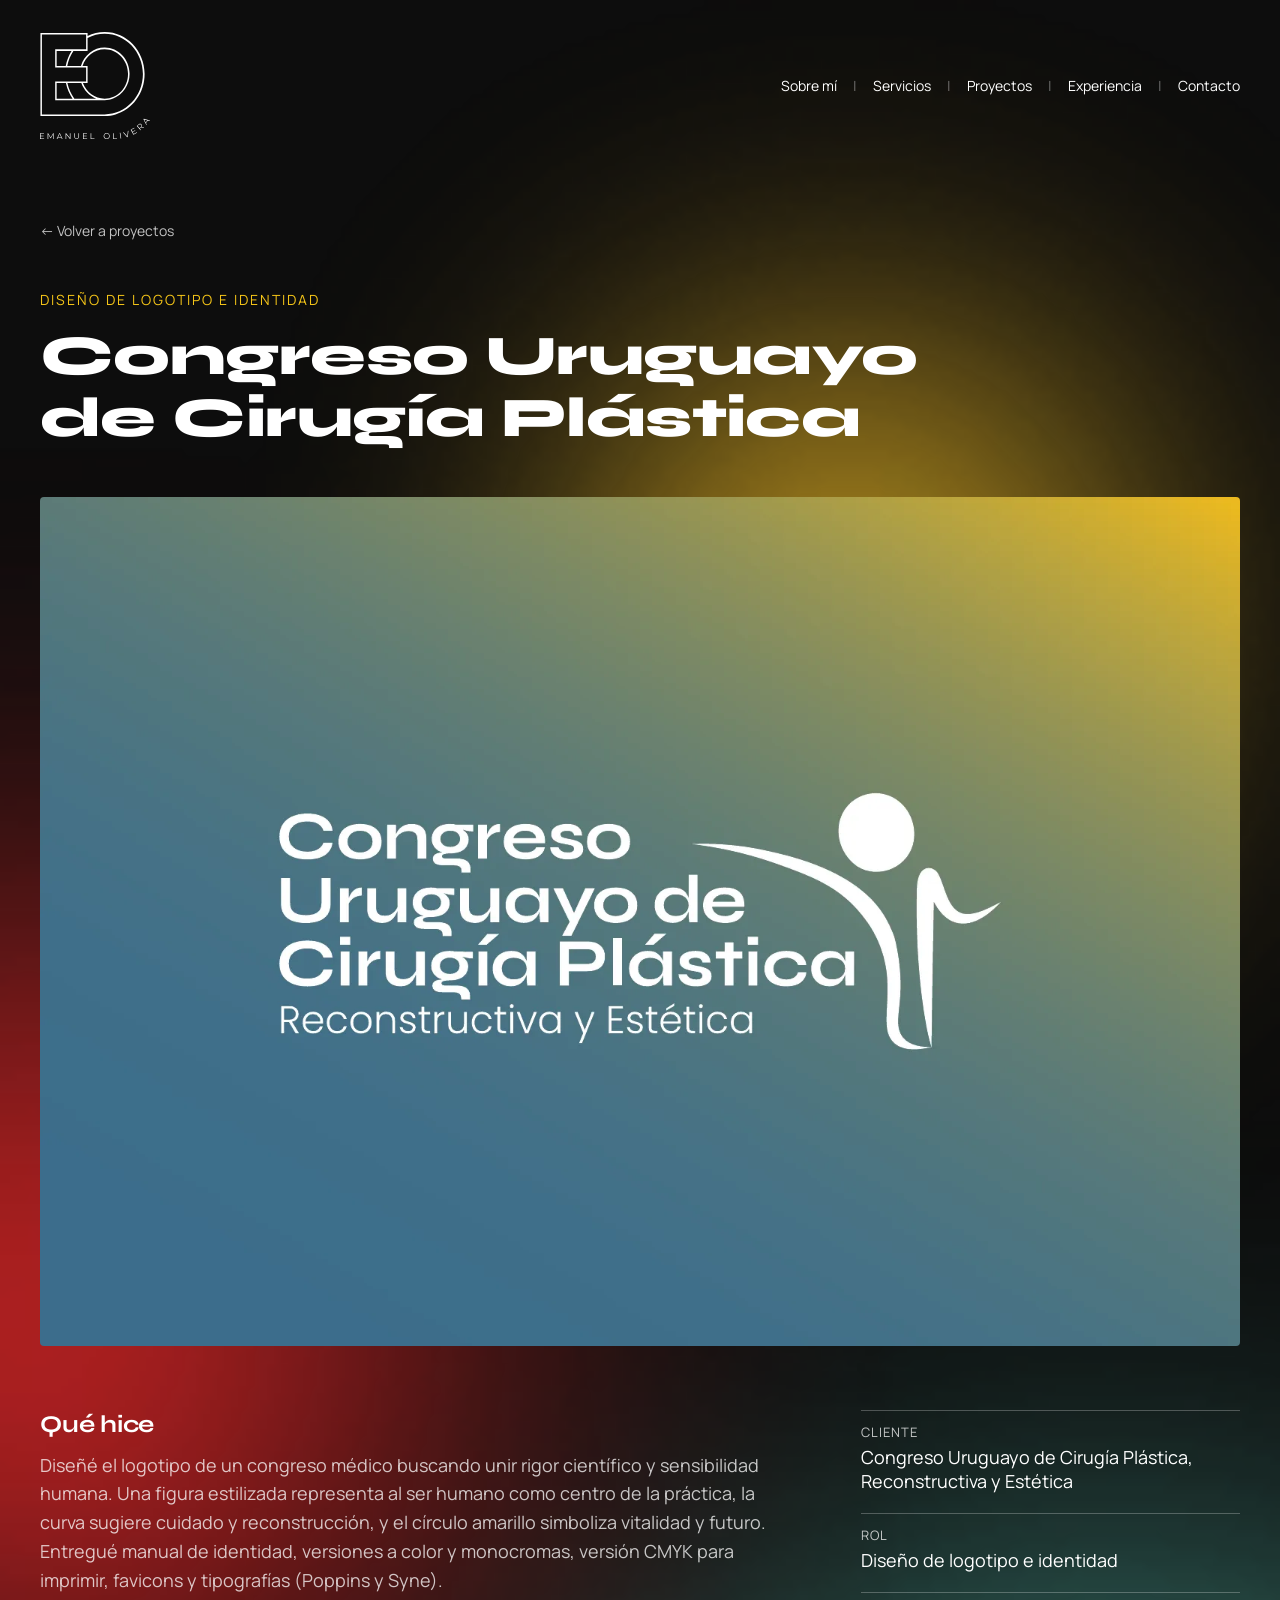
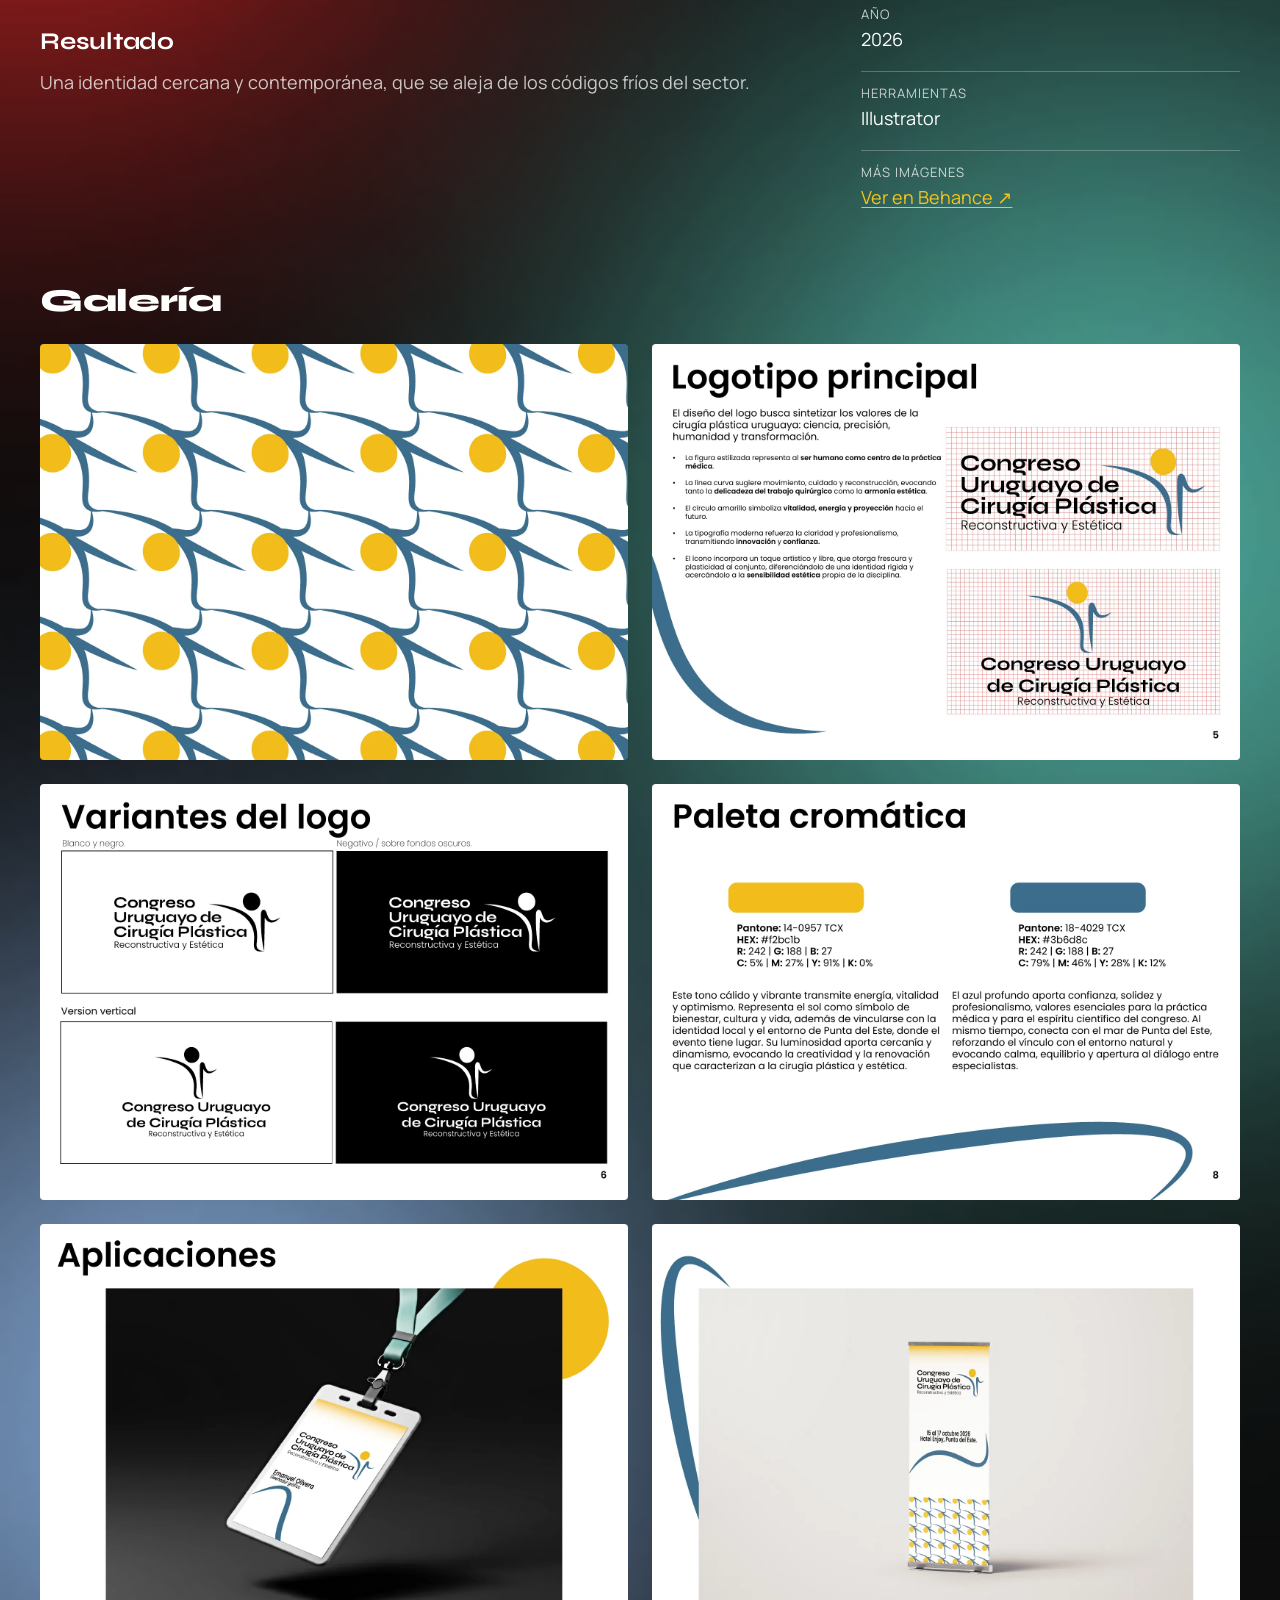
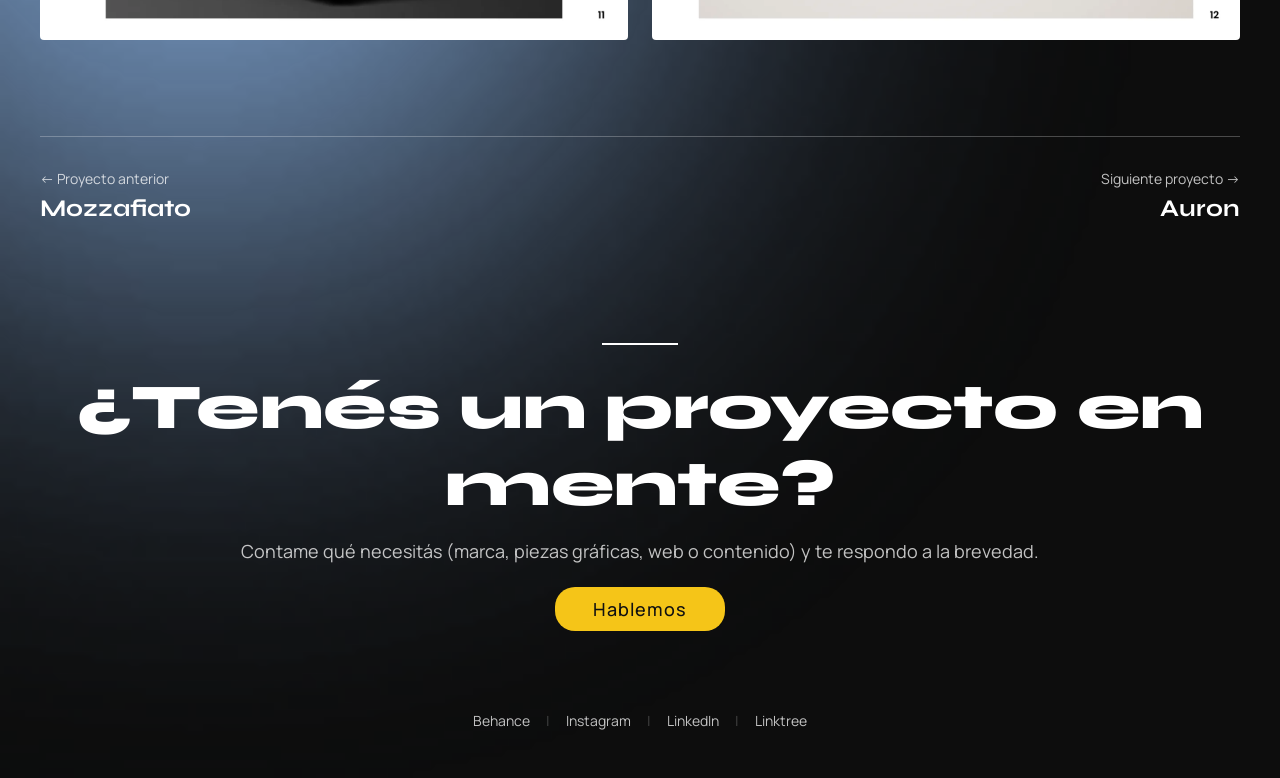
<file: proyectos/congreso-cirugia-plastica.html>
<!DOCTYPE html>
<html lang="es">
<head>
<meta charset="UTF-8" />
<meta name="viewport" content="width=device-width, initial-scale=1.0" />
<title>Congreso Uruguayo de Cirugía Plástica — Emanuel Olivera</title>
<meta name="description" content="Diseñé el logotipo de un congreso médico buscando unir rigor científico y sensibilidad humana. Una figura estilizada representa al ser humano como centro de…" />
<link rel="canonical" href="https://emanueloski-svg.github.io/portfolio/proyectos/congreso-cirugia-plastica.html" />
<link rel="icon" href="../assets/favicon.svg" type="image/svg+xml" />
<link rel="icon" href="../assets/favicon-32.png" type="image/png" sizes="32x32" />
<link rel="apple-touch-icon" href="../assets/apple-touch-icon.png" />
<meta name="theme-color" content="#0d0d0d" />
<meta property="og:type" content="website" />
<meta property="og:site_name" content="Emanuel Olivera" />
<meta property="og:locale" content="es_ES" />
<meta property="og:title" content="Congreso Uruguayo de Cirugía Plástica — Emanuel Olivera" />
<meta property="og:description" content="Diseñé el logotipo de un congreso médico buscando unir rigor científico y sensibilidad humana. Una figura estilizada representa al ser humano como centro de…" />
<meta property="og:url" content="https://emanueloski-svg.github.io/portfolio/proyectos/congreso-cirugia-plastica.html" />
<meta property="og:image" content="https://emanueloski-svg.github.io/portfolio/assets/og/congreso-cirugia-plastica.jpg" />
<meta property="og:image:width" content="1200" />
<meta property="og:image:height" content="630" />
<meta name="twitter:card" content="summary_large_image" />
<meta name="twitter:title" content="Congreso Uruguayo de Cirugía Plástica — Emanuel Olivera" />
<meta name="twitter:description" content="Diseñé el logotipo de un congreso médico buscando unir rigor científico y sensibilidad humana. Una figura estilizada representa al ser humano como centro de…" />
<meta name="twitter:image" content="https://emanueloski-svg.github.io/portfolio/assets/og/congreso-cirugia-plastica.jpg" />
<link rel="preconnect" href="https://fonts.googleapis.com">
<link rel="preconnect" href="https://fonts.gstatic.com" crossorigin>
<link href="https://fonts.googleapis.com/css2?family=Manrope:wght@200;300;400;500;600;700&family=Syne:wght@600;700;800&display=swap" rel="stylesheet">
<link rel="stylesheet" href="../styles.css?v=4" />
<script src="../analytics.js?v=2"></script>
</head>
<body>
  <div class="bg-glow" aria-hidden="true"></div>

  <header class="navbar">
    <a href="../index.html" class="brand" aria-label="Inicio">
      <img src="../assets/logo-marca.svg" alt="Emanuel Olivera" />
    </a>
    <nav class="nav-links">
      <a href="../index.html#sobre-mi">Sobre mí</a>
      <span class="dot" aria-hidden="true">|</span>
      <a href="../index.html#servicios">Servicios</a>
      <span class="dot" aria-hidden="true">|</span>
      <a href="../index.html#proyectos">Proyectos</a>
      <span class="dot" aria-hidden="true">|</span>
      <a href="../index.html#experiencia">Experiencia</a>
      <span class="dot" aria-hidden="true">|</span>
      <a href="../index.html#contacto">Contacto</a>
    </nav>
    <button class="nav-toggle" aria-label="Abrir menú" aria-expanded="false">
      <span></span><span></span><span></span>
    </button>
  </header>

  <main>
    <article class="section project-page">
      <a class="back-link" href="../index.html#proyectos">← Volver a proyectos</a>

      <header class="project-hero">
        <span class="project-kicker">Diseño de logotipo e identidad</span>
        <h1>Congreso Uruguayo de Cirugía Plástica</h1>
      </header>

      <figure class="project-cover">
        <img src="../assets/proyectos/congreso-cirugia-plastica/portada.webp" alt="Logotipo del Congreso Uruguayo de Cirugía Plástica en blanco sobre degradado azul y amarillo" width="1600" height="1132" />
      </figure>

      <div class="project-body">
        <div class="project-description">
          <h2>Qué hice</h2>
          <p>Diseñé el logotipo de un congreso médico buscando unir rigor científico y sensibilidad humana. Una figura estilizada representa al ser humano como centro de la práctica, la curva sugiere cuidado y reconstrucción, y el círculo amarillo simboliza vitalidad y futuro. Entregué manual de identidad, versiones a color y monocromas, versión CMYK para imprimir, favicons y tipografías (Poppins y Syne).</p>
          <h2>Resultado</h2>
          <p>Una identidad cercana y contemporánea, que se aleja de los códigos fríos del sector.</p>
        </div>
        <dl class="project-meta">
          <div><dt>Cliente</dt><dd>Congreso Uruguayo de Cirugía Plástica, Reconstructiva y Estética</dd></div>
          <div><dt>Rol</dt><dd>Diseño de logotipo e identidad</dd></div>
          <div><dt>Año</dt><dd>2026</dd></div>
          <div><dt>Herramientas</dt><dd>Illustrator</dd></div>
          <div><dt>Más imágenes</dt><dd><a href="https://www.behance.net/gallery/242876131/Diseno-de-logo-Congreso-Uruguayo-de-Cirugia-Plastica" target="_blank" rel="noopener">Ver en Behance ↗</a></dd></div>
        </dl>
      </div>

      <section class="case-gallery" aria-labelledby="galeria-titulo">
        <h2 id="galeria-titulo">Galería</h2>
        <div class="case-gallery-grid">
          <figure>
            <img src="../assets/proyectos/congreso-cirugia-plastica/galeria-01.webp" alt="Patrón gráfico del Congreso con la figura estilizada y el círculo amarillo" width="1600" height="1132" loading="lazy" />
          </figure>
          <figure>
            <img src="../assets/proyectos/congreso-cirugia-plastica/galeria-02.webp" alt="Logotipo principal del Congreso sobre grilla de construcción, en versiones horizontal y vertical" width="1600" height="1132" loading="lazy" />
          </figure>
          <figure>
            <img src="../assets/proyectos/congreso-cirugia-plastica/galeria-03.webp" alt="Variantes del logo del Congreso en blanco y negro y en negativo" width="1600" height="1132" loading="lazy" />
          </figure>
          <figure>
            <img src="../assets/proyectos/congreso-cirugia-plastica/galeria-04.webp" alt="Paleta cromática del Congreso: amarillo y azul con sus códigos Pantone y HEX" width="1600" height="1132" loading="lazy" />
          </figure>
          <figure>
            <img src="../assets/proyectos/congreso-cirugia-plastica/galeria-05.webp" alt="Credencial del Congreso Uruguayo de Cirugía Plástica con la identidad aplicada" width="1600" height="1132" loading="lazy" />
          </figure>
          <figure>
            <img src="../assets/proyectos/congreso-cirugia-plastica/galeria-06.webp" alt="Roll-up del Congreso Uruguayo de Cirugía Plástica con el logotipo y el patrón" width="1600" height="1132" loading="lazy" />
          </figure>
        </div>
      </section>

      <nav class="project-pager" aria-label="Otros proyectos">
        <a href="mozzafiato.html">
          <span>← Proyecto anterior</span>
          <strong>Mozzafiato</strong>
        </a>
        <a href="auron.html">
          <span>Siguiente proyecto →</span>
          <strong>Auron</strong>
        </a>
      </nav>
    </article>

    <section class="section project-contact">
      <span class="rule"></span>
      <h2>¿Tenés un proyecto en mente?</h2>
      <p>Contame qué necesitás (marca, piezas gráficas, web o contenido) y te respondo a la brevedad.</p>
      <a class="btn-link" href="../index.html#contacto">Hablemos</a>
    </section>
  </main>

  <footer class="social-footer">
    <a href="https://www.behance.net/emanuelolivera" target="_blank" rel="noopener">Behance</a>
    <span class="dot" aria-hidden="true">|</span>
    <a href="https://www.instagram.com/emanuel.designs/" target="_blank" rel="noopener">Instagram</a>
    <span class="dot" aria-hidden="true">|</span>
    <a href="https://www.linkedin.com/in/emanuelolivera96/" target="_blank" rel="noopener">LinkedIn</a>
    <span class="dot" aria-hidden="true">|</span>
    <a href="https://linktr.ee/EmanuelO" target="_blank" rel="noopener">Linktree</a>
  </footer>

  <script src="../script.js?v=4"></script>
</body>
</html>
</file>
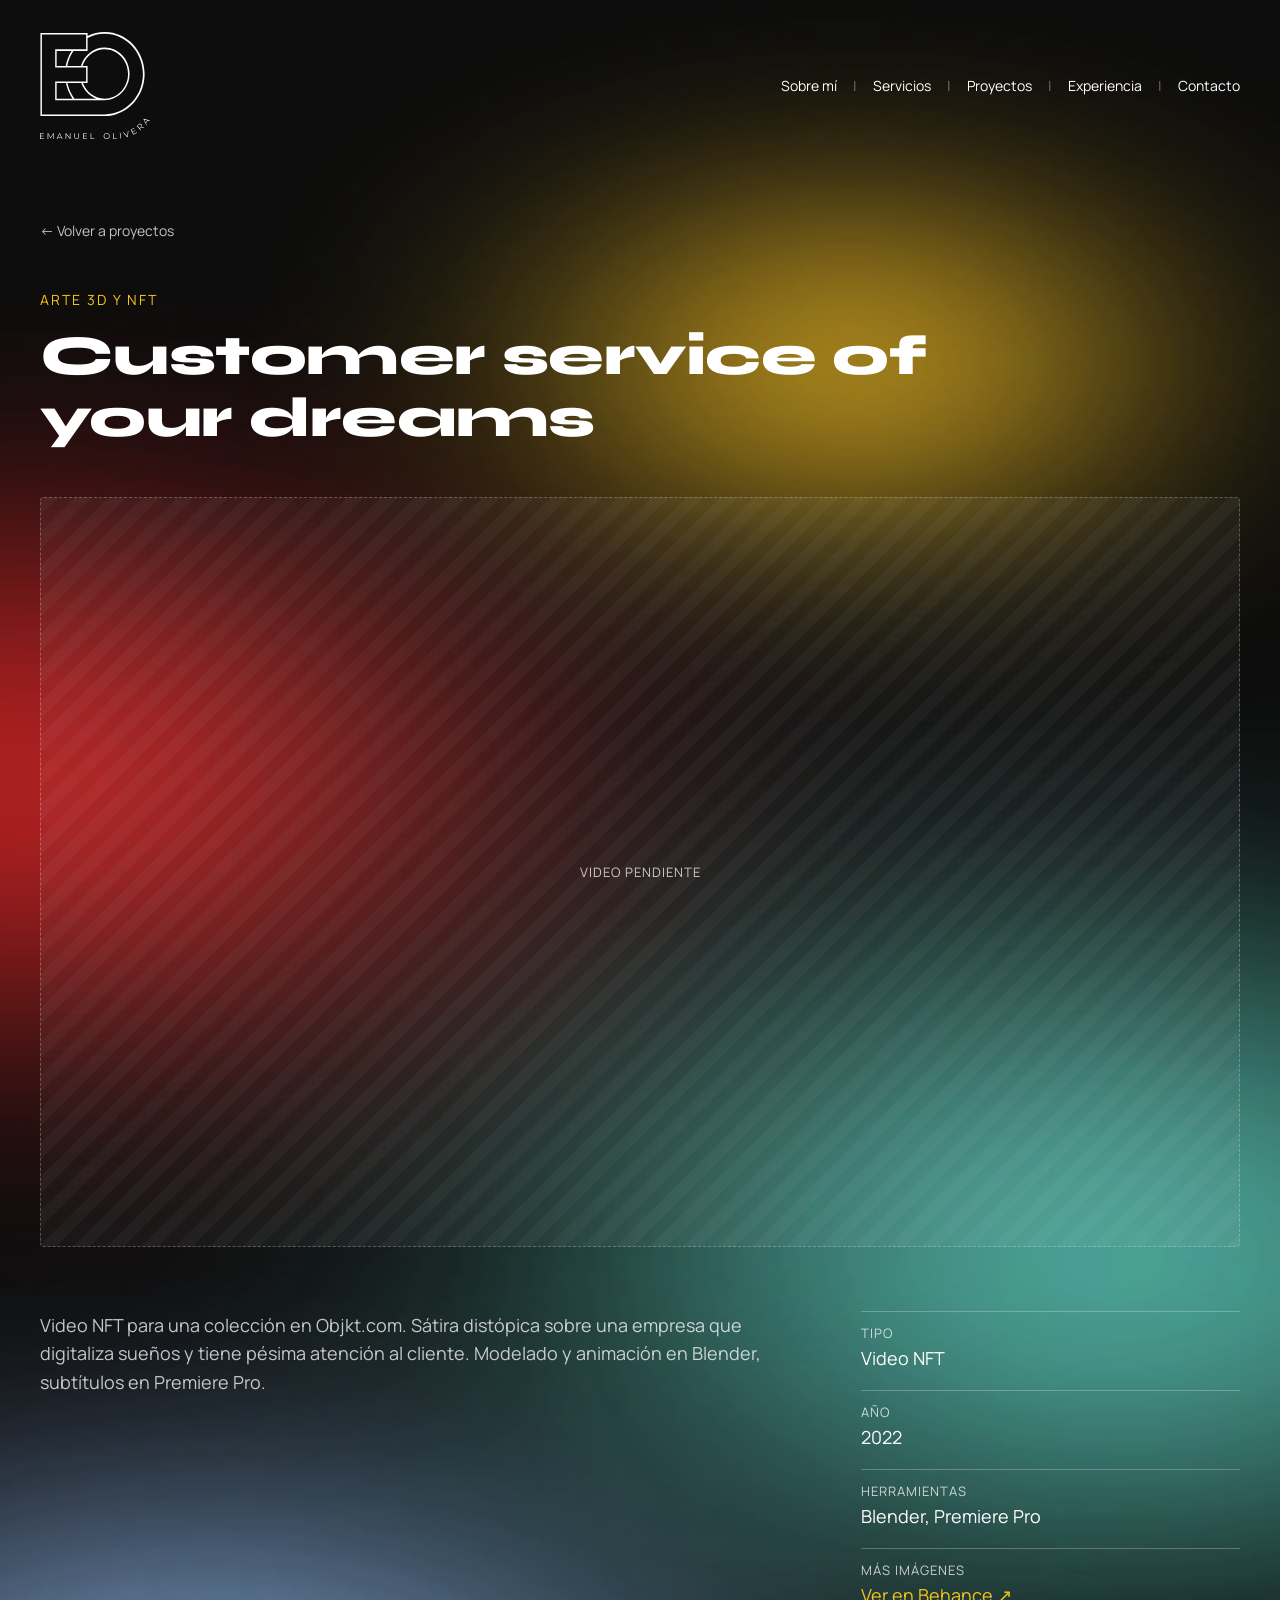
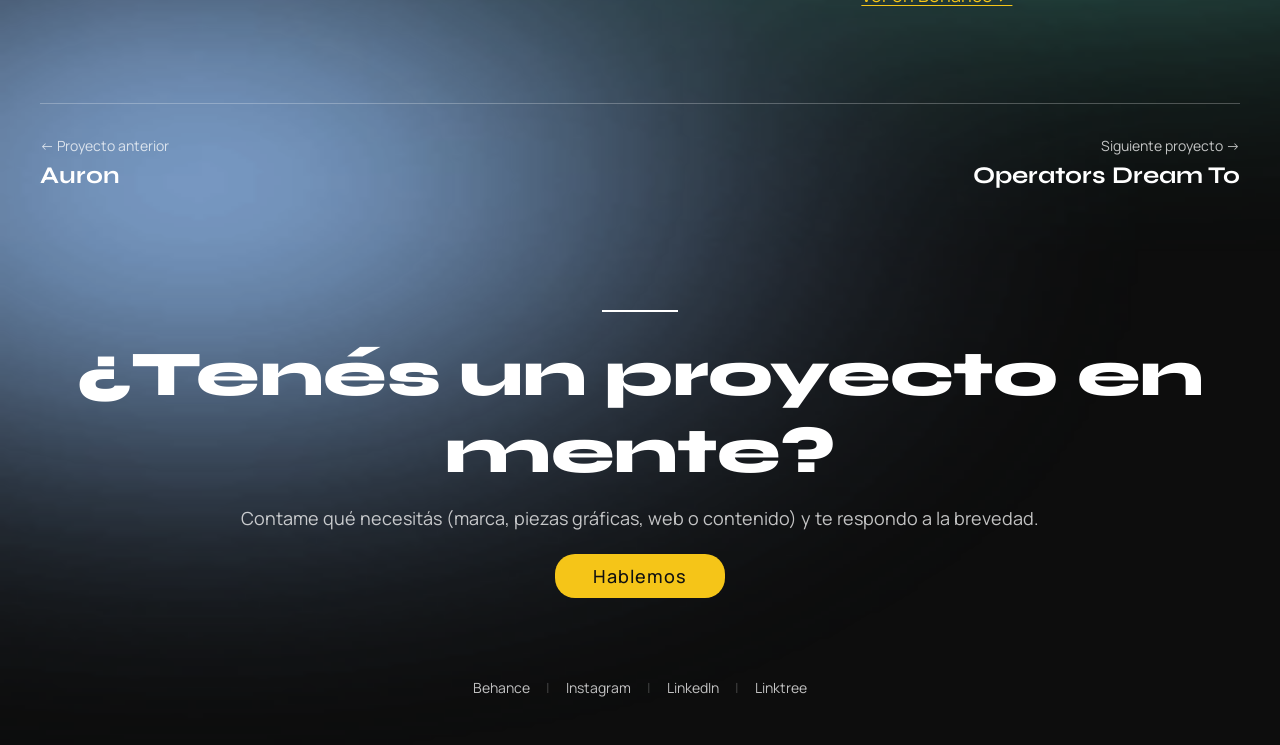
<file: proyectos/customer-service-of-your-dreams.html>
<!DOCTYPE html>
<html lang="es">
<head>
<meta charset="UTF-8" />
<meta name="viewport" content="width=device-width, initial-scale=1.0" />
<title>Customer service of your dreams — Emanuel Olivera</title>
<meta name="description" content="Video NFT para una colección en Objkt.com. Sátira distópica sobre una empresa que digitaliza sueños y tiene pésima atención al cliente. Modelado y animación…" />
<link rel="canonical" href="https://emanueloski-svg.github.io/portfolio/proyectos/customer-service-of-your-dreams.html" />
<link rel="icon" href="../assets/favicon.svg" type="image/svg+xml" />
<link rel="icon" href="../assets/favicon-32.png" type="image/png" sizes="32x32" />
<link rel="apple-touch-icon" href="../assets/apple-touch-icon.png" />
<meta name="theme-color" content="#0d0d0d" />
<meta property="og:type" content="website" />
<meta property="og:site_name" content="Emanuel Olivera" />
<meta property="og:locale" content="es_ES" />
<meta property="og:title" content="Customer service of your dreams — Emanuel Olivera" />
<meta property="og:description" content="Video NFT para una colección en Objkt.com. Sátira distópica sobre una empresa que digitaliza sueños y tiene pésima atención al cliente. Modelado y animación…" />
<meta property="og:url" content="https://emanueloski-svg.github.io/portfolio/proyectos/customer-service-of-your-dreams.html" />
<meta property="og:image" content="https://emanueloski-svg.github.io/portfolio/assets/og/customer-service-of-your-dreams.jpg" />
<meta property="og:image:width" content="1200" />
<meta property="og:image:height" content="630" />
<meta name="twitter:card" content="summary_large_image" />
<meta name="twitter:title" content="Customer service of your dreams — Emanuel Olivera" />
<meta name="twitter:description" content="Video NFT para una colección en Objkt.com. Sátira distópica sobre una empresa que digitaliza sueños y tiene pésima atención al cliente. Modelado y animación…" />
<meta name="twitter:image" content="https://emanueloski-svg.github.io/portfolio/assets/og/customer-service-of-your-dreams.jpg" />
<link rel="preconnect" href="https://fonts.googleapis.com">
<link rel="preconnect" href="https://fonts.gstatic.com" crossorigin>
<link href="https://fonts.googleapis.com/css2?family=Manrope:wght@200;300;400;500;600;700&family=Syne:wght@600;700;800&display=swap" rel="stylesheet">
<link rel="stylesheet" href="../styles.css?v=4" />
<script src="../analytics.js?v=2"></script>
</head>
<body>
  <div class="bg-glow" aria-hidden="true"></div>

  <header class="navbar">
    <a href="../index.html" class="brand" aria-label="Inicio">
      <img src="../assets/logo-marca.svg" alt="Emanuel Olivera" />
    </a>
    <nav class="nav-links">
      <a href="../index.html#sobre-mi">Sobre mí</a>
      <span class="dot" aria-hidden="true">|</span>
      <a href="../index.html#servicios">Servicios</a>
      <span class="dot" aria-hidden="true">|</span>
      <a href="../index.html#proyectos">Proyectos</a>
      <span class="dot" aria-hidden="true">|</span>
      <a href="../index.html#experiencia">Experiencia</a>
      <span class="dot" aria-hidden="true">|</span>
      <a href="../index.html#contacto">Contacto</a>
    </nav>
    <button class="nav-toggle" aria-label="Abrir menú" aria-expanded="false">
      <span></span><span></span><span></span>
    </button>
  </header>

  <main>
    <article class="section project-page">
      <a class="back-link" href="../index.html#proyectos">← Volver a proyectos</a>

      <header class="project-hero">
        <span class="project-kicker">Arte 3D y NFT</span>
        <h1>Customer service of your dreams</h1>
      </header>

      <figure class="project-cover">
        <!-- TODO imagen: agregar assets/proyectos/customer-service-of-your-dreams/video.mp4 y reemplazar el recuadro por: <video src="../assets/proyectos/customer-service-of-your-dreams/video.mp4" controls playsinline preload="metadata" aria-label="Video NFT Customer service of your dreams: animación 3D sobre una empresa que digitaliza sueños"></video> -->
        <div class="media-placeholder" role="img" aria-label="Video NFT Customer service of your dreams: animación 3D sobre una empresa que digitaliza sueños"><span>Video pendiente</span></div>
      </figure>

      <div class="project-body">
        <div class="project-description">
          <p>Video NFT para una colección en Objkt.com. Sátira distópica sobre una empresa que digitaliza sueños y tiene pésima atención al cliente. Modelado y animación en Blender, subtítulos en Premiere Pro.</p>
        </div>
        <dl class="project-meta">
          <div><dt>Tipo</dt><dd>Video NFT</dd></div>
          <div><dt>Año</dt><dd>2022</dd></div>
          <div><dt>Herramientas</dt><dd>Blender, Premiere Pro</dd></div>
          <div><dt>Más imágenes</dt><dd><a href="https://www.behance.net/gallery/134104011/Customer-service-of-your-dreams" target="_blank" rel="noopener">Ver en Behance ↗</a></dd></div>
        </dl>
      </div>


      <nav class="project-pager" aria-label="Otros proyectos">
        <a href="auron.html">
          <span>← Proyecto anterior</span>
          <strong>Auron</strong>
        </a>
        <a href="operators-dream-to.html">
          <span>Siguiente proyecto →</span>
          <strong>Operators Dream To</strong>
        </a>
      </nav>
    </article>

    <section class="section project-contact">
      <span class="rule"></span>
      <h2>¿Tenés un proyecto en mente?</h2>
      <p>Contame qué necesitás (marca, piezas gráficas, web o contenido) y te respondo a la brevedad.</p>
      <a class="btn-link" href="../index.html#contacto">Hablemos</a>
    </section>
  </main>

  <footer class="social-footer">
    <a href="https://www.behance.net/emanuelolivera" target="_blank" rel="noopener">Behance</a>
    <span class="dot" aria-hidden="true">|</span>
    <a href="https://www.instagram.com/emanuel.designs/" target="_blank" rel="noopener">Instagram</a>
    <span class="dot" aria-hidden="true">|</span>
    <a href="https://www.linkedin.com/in/emanuelolivera96/" target="_blank" rel="noopener">LinkedIn</a>
    <span class="dot" aria-hidden="true">|</span>
    <a href="https://linktr.ee/EmanuelO" target="_blank" rel="noopener">Linktree</a>
  </footer>

  <script src="../script.js?v=4"></script>
</body>
</html>
</file>
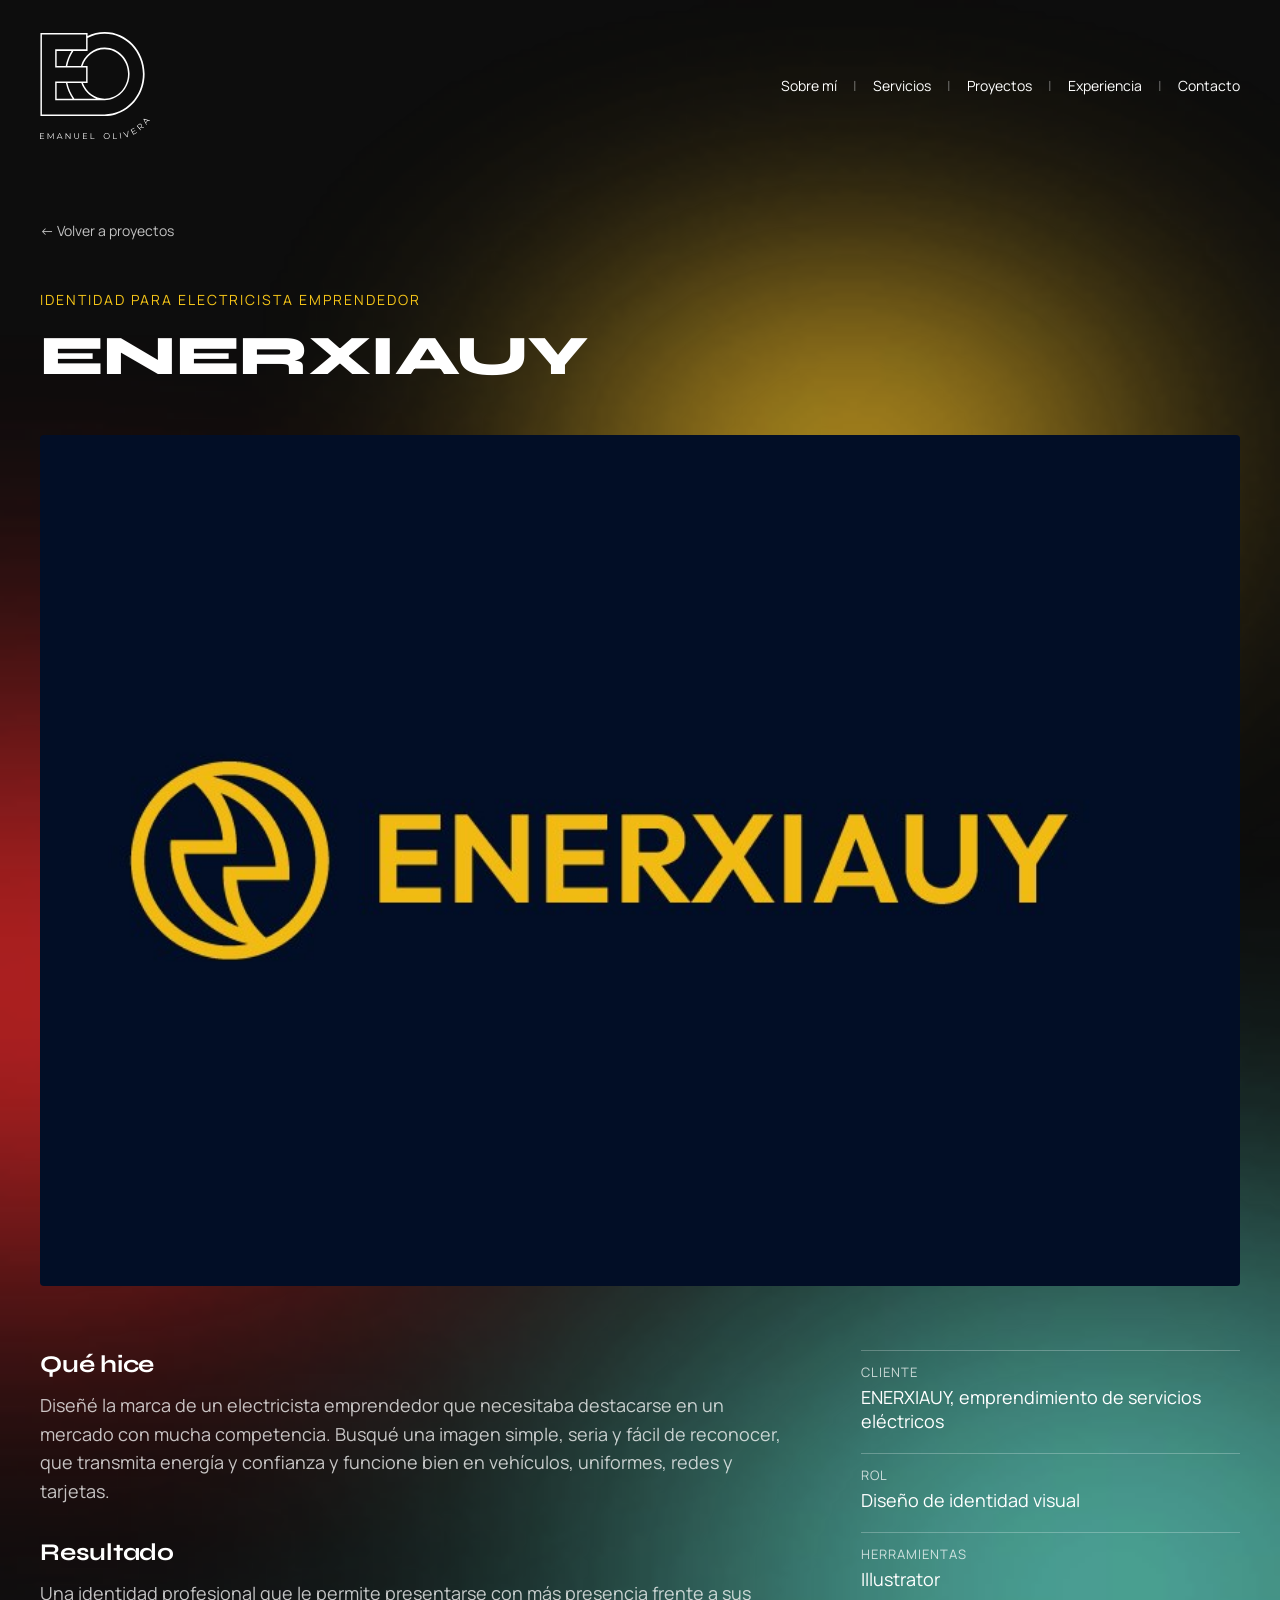
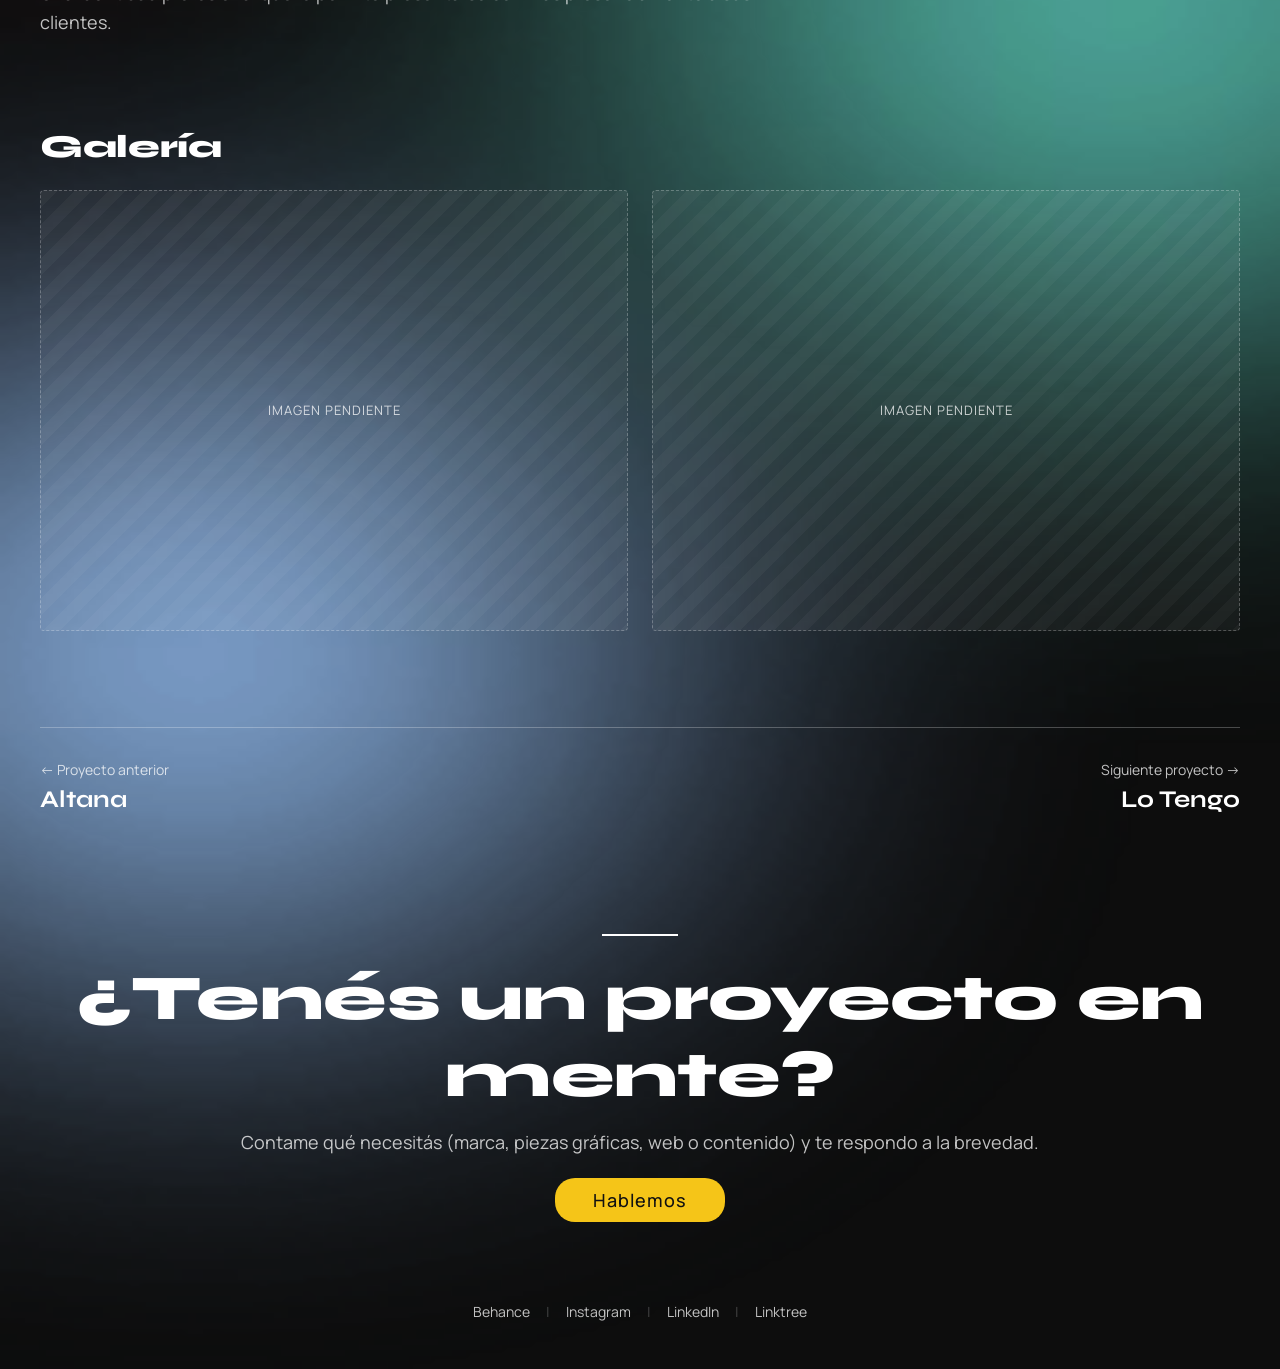
<file: proyectos/enerxiauy.html>
<!DOCTYPE html>
<html lang="es">
<head>
<meta charset="UTF-8" />
<meta name="viewport" content="width=device-width, initial-scale=1.0" />
<title>ENERXIAUY — Emanuel Olivera</title>
<meta name="description" content="Diseñé la marca de un electricista emprendedor que necesitaba destacarse en un mercado con mucha competencia. Busqué una imagen simple, seria y fácil de…" />
<link rel="canonical" href="https://emanueloski-svg.github.io/portfolio/proyectos/enerxiauy.html" />
<link rel="icon" href="../assets/favicon.svg" type="image/svg+xml" />
<link rel="icon" href="../assets/favicon-32.png" type="image/png" sizes="32x32" />
<link rel="apple-touch-icon" href="../assets/apple-touch-icon.png" />
<meta name="theme-color" content="#0d0d0d" />
<meta property="og:type" content="website" />
<meta property="og:site_name" content="Emanuel Olivera" />
<meta property="og:locale" content="es_ES" />
<meta property="og:title" content="ENERXIAUY — Emanuel Olivera" />
<meta property="og:description" content="Diseñé la marca de un electricista emprendedor que necesitaba destacarse en un mercado con mucha competencia. Busqué una imagen simple, seria y fácil de…" />
<meta property="og:url" content="https://emanueloski-svg.github.io/portfolio/proyectos/enerxiauy.html" />
<meta property="og:image" content="https://emanueloski-svg.github.io/portfolio/assets/og/enerxiauy.jpg" />
<meta property="og:image:width" content="1200" />
<meta property="og:image:height" content="630" />
<meta name="twitter:card" content="summary_large_image" />
<meta name="twitter:title" content="ENERXIAUY — Emanuel Olivera" />
<meta name="twitter:description" content="Diseñé la marca de un electricista emprendedor que necesitaba destacarse en un mercado con mucha competencia. Busqué una imagen simple, seria y fácil de…" />
<meta name="twitter:image" content="https://emanueloski-svg.github.io/portfolio/assets/og/enerxiauy.jpg" />
<link rel="preconnect" href="https://fonts.googleapis.com">
<link rel="preconnect" href="https://fonts.gstatic.com" crossorigin>
<link href="https://fonts.googleapis.com/css2?family=Manrope:wght@200;300;400;500;600;700&family=Syne:wght@600;700;800&display=swap" rel="stylesheet">
<link rel="stylesheet" href="../styles.css?v=4" />
<script src="../analytics.js?v=2"></script>
</head>
<body>
  <div class="bg-glow" aria-hidden="true"></div>

  <header class="navbar">
    <a href="../index.html" class="brand" aria-label="Inicio">
      <img src="../assets/logo-marca.svg" alt="Emanuel Olivera" />
    </a>
    <nav class="nav-links">
      <a href="../index.html#sobre-mi">Sobre mí</a>
      <span class="dot" aria-hidden="true">|</span>
      <a href="../index.html#servicios">Servicios</a>
      <span class="dot" aria-hidden="true">|</span>
      <a href="../index.html#proyectos">Proyectos</a>
      <span class="dot" aria-hidden="true">|</span>
      <a href="../index.html#experiencia">Experiencia</a>
      <span class="dot" aria-hidden="true">|</span>
      <a href="../index.html#contacto">Contacto</a>
    </nav>
    <button class="nav-toggle" aria-label="Abrir menú" aria-expanded="false">
      <span></span><span></span><span></span>
    </button>
  </header>

  <main>
    <article class="section project-page">
      <a class="back-link" href="../index.html#proyectos">← Volver a proyectos</a>

      <header class="project-hero">
        <span class="project-kicker">Identidad para electricista emprendedor</span>
        <h1>ENERXIAUY</h1>
      </header>

      <figure class="project-cover">
        <img src="../assets/proj-enerxiauy.jpg" alt="Logotipo de ENERXIAUY en amarillo sobre azul oscuro" width="842" height="597" />
      </figure>

      <div class="project-body">
        <div class="project-description">
          <h2>Qué hice</h2>
          <p>Diseñé la marca de un electricista emprendedor que necesitaba destacarse en un mercado con mucha competencia. Busqué una imagen simple, seria y fácil de reconocer, que transmita energía y confianza y funcione bien en vehículos, uniformes, redes y tarjetas.</p>
          <h2>Resultado</h2>
          <p>Una identidad profesional que le permite presentarse con más presencia frente a sus clientes.</p>
        </div>
        <dl class="project-meta">
          <div><dt>Cliente</dt><dd>ENERXIAUY, emprendimiento de servicios eléctricos</dd></div>
          <div><dt>Rol</dt><dd>Diseño de identidad visual</dd></div>
          <div><dt>Herramientas</dt><dd>Illustrator</dd></div>
        </dl>
      </div>

      <section class="case-gallery" aria-labelledby="galeria-titulo">
        <h2 id="galeria-titulo">Galería</h2>
        <div class="case-gallery-grid">
          <figure>
            <!-- TODO imagen: agregar assets/proyectos/enerxiauy/galeria-01.webp y reemplazar el recuadro por: <img src="../assets/proyectos/enerxiauy/galeria-01.webp" alt="Aplicación de la marca ENERXIAUY en vehículos y uniformes" loading="lazy" /> -->
            <div class="media-placeholder" role="img" aria-label="Aplicación de la marca ENERXIAUY en vehículos y uniformes"><span>Imagen pendiente</span></div>
          </figure>
          <figure>
            <!-- TODO imagen: agregar assets/proyectos/enerxiauy/galeria-02.webp y reemplazar el recuadro por: <img src="../assets/proyectos/enerxiauy/galeria-02.webp" alt="Aplicación de la marca ENERXIAUY en redes y tarjetas" loading="lazy" /> -->
            <div class="media-placeholder" role="img" aria-label="Aplicación de la marca ENERXIAUY en redes y tarjetas"><span>Imagen pendiente</span></div>
          </figure>
        </div>
      </section>

      <nav class="project-pager" aria-label="Otros proyectos">
        <a href="altana.html">
          <span>← Proyecto anterior</span>
          <strong>Altana</strong>
        </a>
        <a href="lo-tengo.html">
          <span>Siguiente proyecto →</span>
          <strong>Lo Tengo</strong>
        </a>
      </nav>
    </article>

    <section class="section project-contact">
      <span class="rule"></span>
      <h2>¿Tenés un proyecto en mente?</h2>
      <p>Contame qué necesitás (marca, piezas gráficas, web o contenido) y te respondo a la brevedad.</p>
      <a class="btn-link" href="../index.html#contacto">Hablemos</a>
    </section>
  </main>

  <footer class="social-footer">
    <a href="https://www.behance.net/emanuelolivera" target="_blank" rel="noopener">Behance</a>
    <span class="dot" aria-hidden="true">|</span>
    <a href="https://www.instagram.com/emanuel.designs/" target="_blank" rel="noopener">Instagram</a>
    <span class="dot" aria-hidden="true">|</span>
    <a href="https://www.linkedin.com/in/emanuelolivera96/" target="_blank" rel="noopener">LinkedIn</a>
    <span class="dot" aria-hidden="true">|</span>
    <a href="https://linktr.ee/EmanuelO" target="_blank" rel="noopener">Linktree</a>
  </footer>

  <script src="../script.js?v=4"></script>
</body>
</html>
</file>
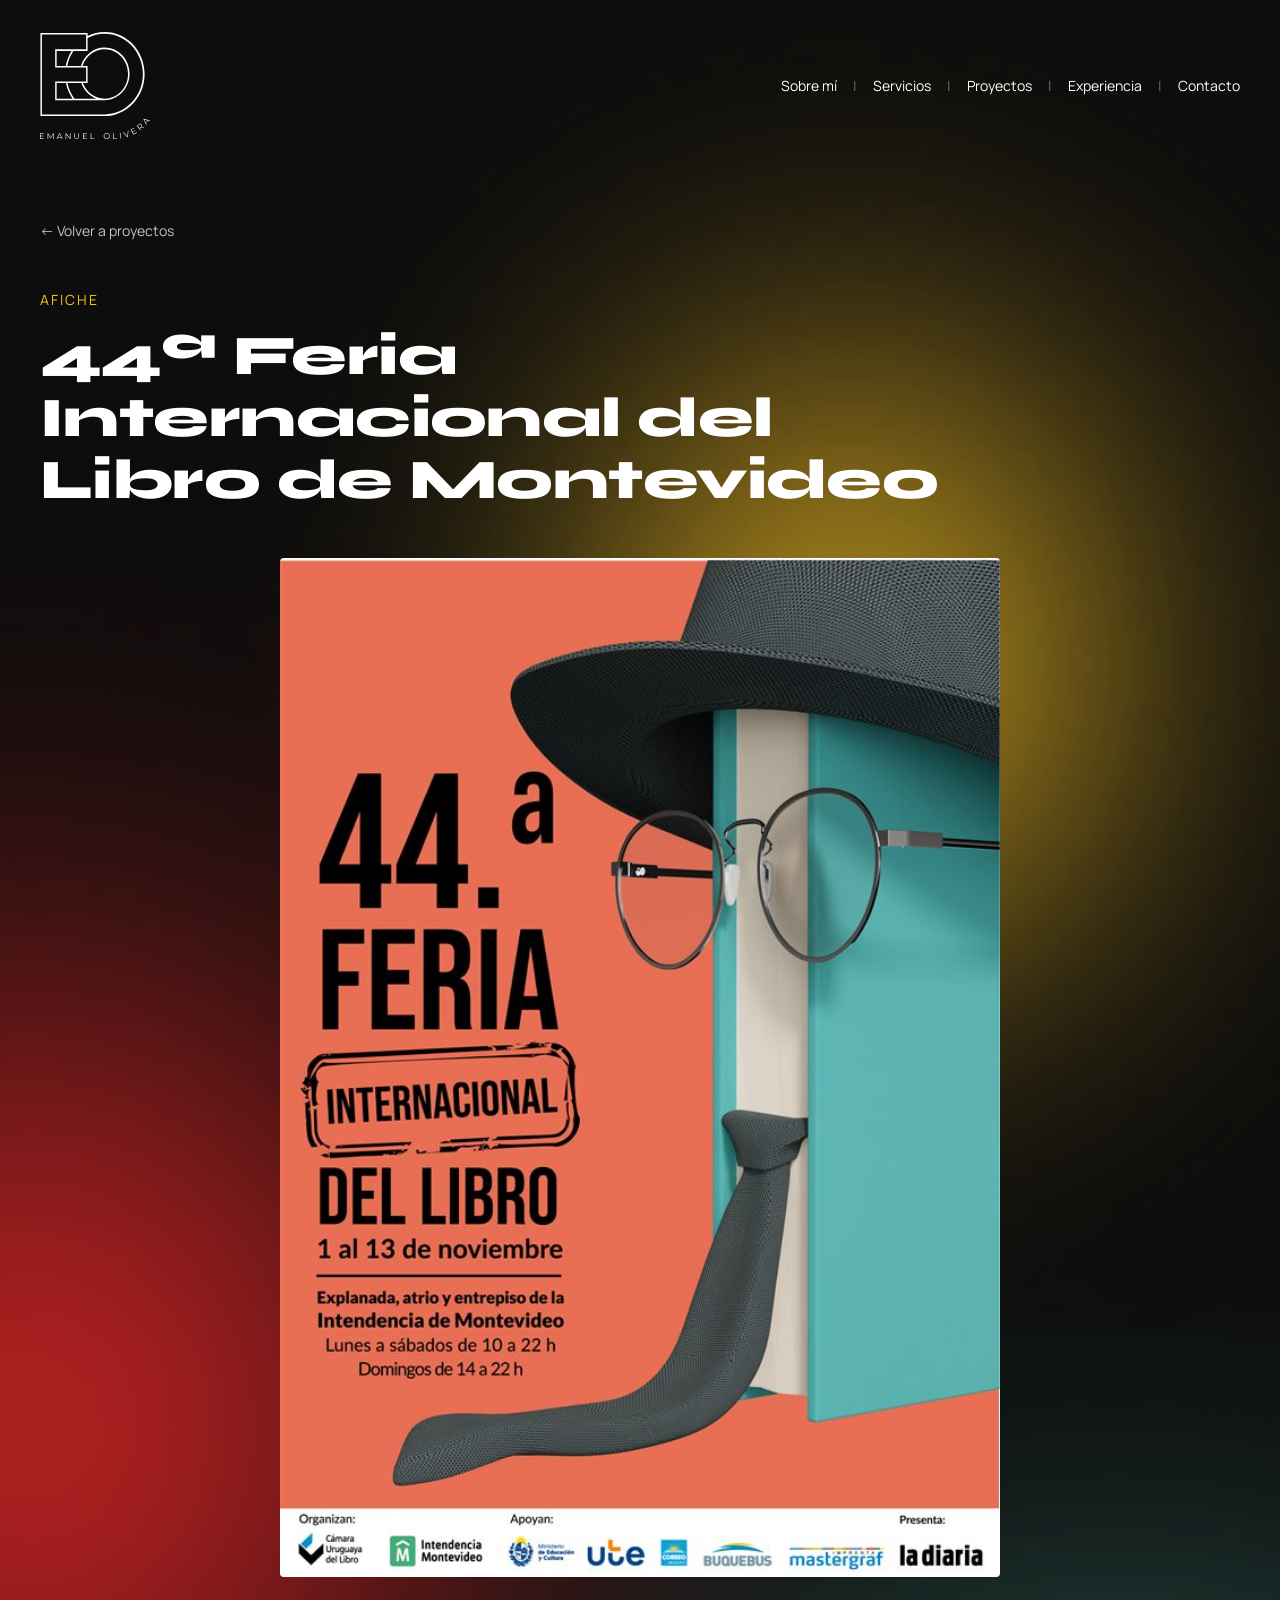
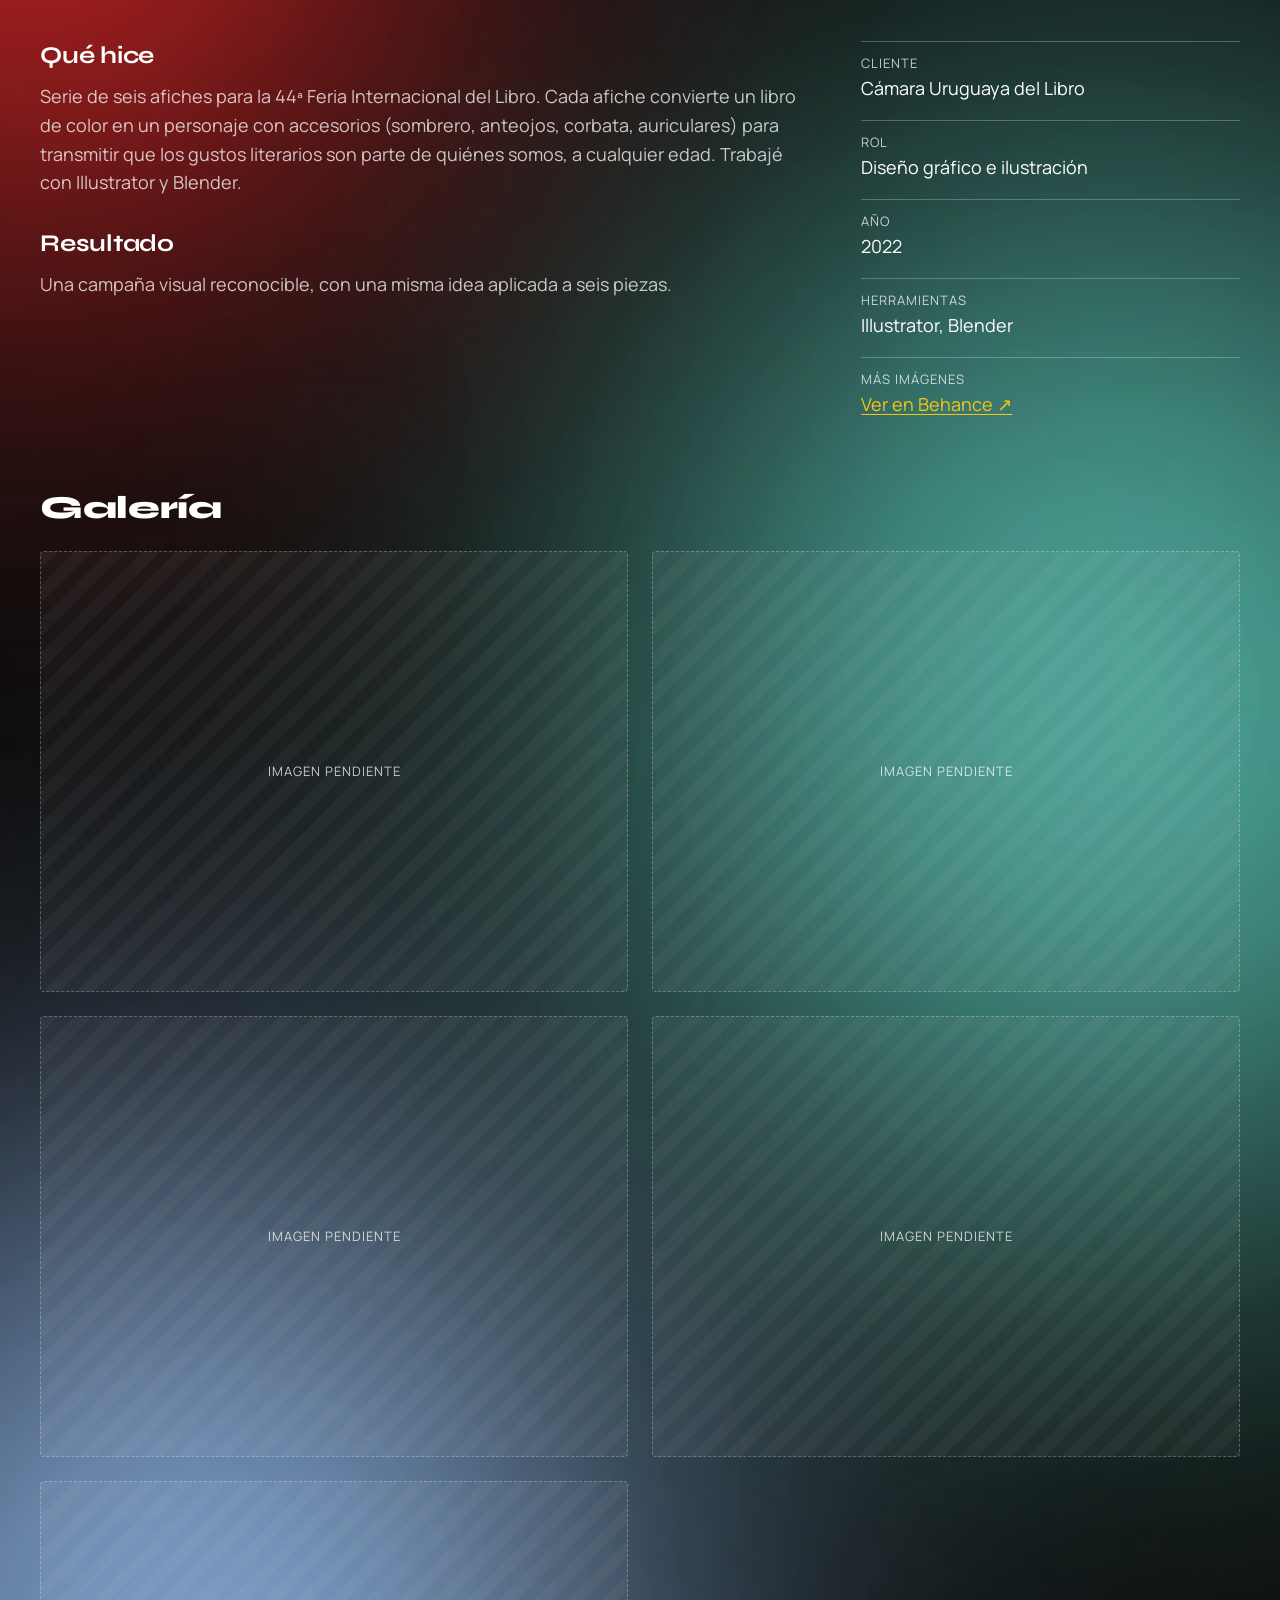
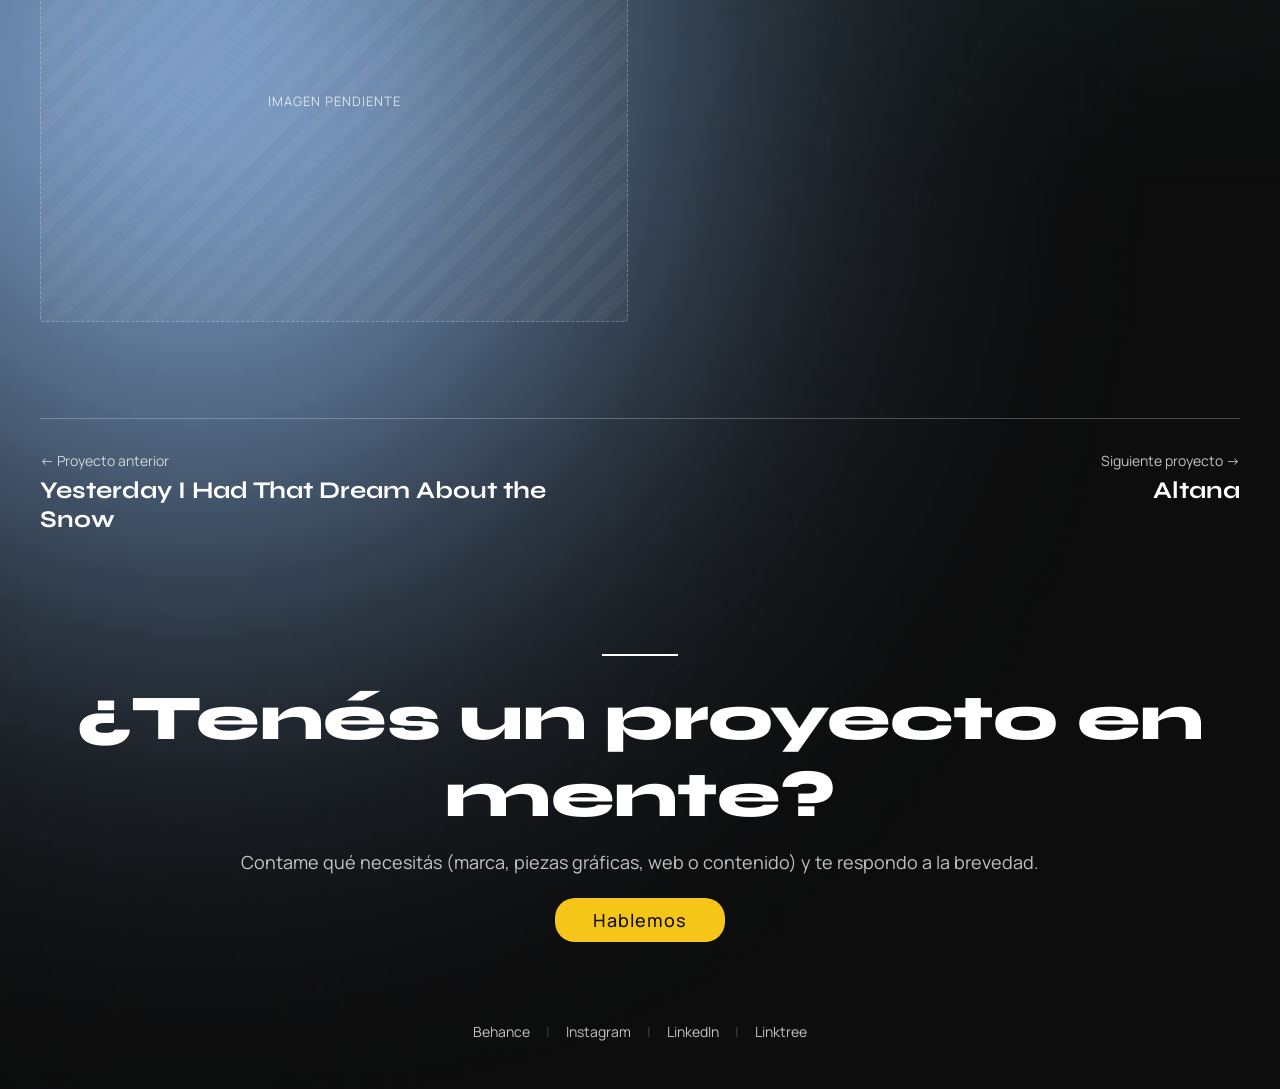
<file: proyectos/feria-del-libro.html>
<!DOCTYPE html>
<html lang="es">
<head>
<meta charset="UTF-8" />
<meta name="viewport" content="width=device-width, initial-scale=1.0" />
<title>44ª Feria Internacional del Libro de Montevideo — Emanuel Olivera</title>
<meta name="description" content="Serie de seis afiches para la 44ª Feria Internacional del Libro. Cada afiche convierte un libro de color en un personaje con accesorios (sombrero, anteojos…" />
<link rel="canonical" href="https://emanueloski-svg.github.io/portfolio/proyectos/feria-del-libro.html" />
<link rel="icon" href="../assets/favicon.svg" type="image/svg+xml" />
<link rel="icon" href="../assets/favicon-32.png" type="image/png" sizes="32x32" />
<link rel="apple-touch-icon" href="../assets/apple-touch-icon.png" />
<meta name="theme-color" content="#0d0d0d" />
<meta property="og:type" content="website" />
<meta property="og:site_name" content="Emanuel Olivera" />
<meta property="og:locale" content="es_ES" />
<meta property="og:title" content="44ª Feria Internacional del Libro de Montevideo — Emanuel Olivera" />
<meta property="og:description" content="Serie de seis afiches para la 44ª Feria Internacional del Libro. Cada afiche convierte un libro de color en un personaje con accesorios (sombrero, anteojos…" />
<meta property="og:url" content="https://emanueloski-svg.github.io/portfolio/proyectos/feria-del-libro.html" />
<meta property="og:image" content="https://emanueloski-svg.github.io/portfolio/assets/og/feria-del-libro.jpg" />
<meta property="og:image:width" content="1200" />
<meta property="og:image:height" content="630" />
<meta name="twitter:card" content="summary_large_image" />
<meta name="twitter:title" content="44ª Feria Internacional del Libro de Montevideo — Emanuel Olivera" />
<meta name="twitter:description" content="Serie de seis afiches para la 44ª Feria Internacional del Libro. Cada afiche convierte un libro de color en un personaje con accesorios (sombrero, anteojos…" />
<meta name="twitter:image" content="https://emanueloski-svg.github.io/portfolio/assets/og/feria-del-libro.jpg" />
<link rel="preconnect" href="https://fonts.googleapis.com">
<link rel="preconnect" href="https://fonts.gstatic.com" crossorigin>
<link href="https://fonts.googleapis.com/css2?family=Manrope:wght@200;300;400;500;600;700&family=Syne:wght@600;700;800&display=swap" rel="stylesheet">
<link rel="stylesheet" href="../styles.css?v=4" />
<script src="../analytics.js?v=2"></script>
</head>
<body>
  <div class="bg-glow" aria-hidden="true"></div>

  <header class="navbar">
    <a href="../index.html" class="brand" aria-label="Inicio">
      <img src="../assets/logo-marca.svg" alt="Emanuel Olivera" />
    </a>
    <nav class="nav-links">
      <a href="../index.html#sobre-mi">Sobre mí</a>
      <span class="dot" aria-hidden="true">|</span>
      <a href="../index.html#servicios">Servicios</a>
      <span class="dot" aria-hidden="true">|</span>
      <a href="../index.html#proyectos">Proyectos</a>
      <span class="dot" aria-hidden="true">|</span>
      <a href="../index.html#experiencia">Experiencia</a>
      <span class="dot" aria-hidden="true">|</span>
      <a href="../index.html#contacto">Contacto</a>
    </nav>
    <button class="nav-toggle" aria-label="Abrir menú" aria-expanded="false">
      <span></span><span></span><span></span>
    </button>
  </header>

  <main>
    <article class="section project-page">
      <a class="back-link" href="../index.html#proyectos">← Volver a proyectos</a>

      <header class="project-hero">
        <span class="project-kicker">Afiche</span>
        <h1>44ª Feria Internacional del Libro de Montevideo</h1>
      </header>

      <figure class="project-cover is-narrow">
        <img src="../assets/proj-feria.jpg" alt="Afiche de la 44ª Feria Internacional del Libro de Montevideo: un libro turquesa con sombrero, anteojos y corbata" width="636" height="900" />
      </figure>

      <div class="project-body">
        <div class="project-description">
          <h2>Qué hice</h2>
          <p>Serie de seis afiches para la 44ª Feria Internacional del Libro. Cada afiche convierte un libro de color en un personaje con accesorios (sombrero, anteojos, corbata, auriculares) para transmitir que los gustos literarios son parte de quiénes somos, a cualquier edad. Trabajé con Illustrator y Blender.</p>
          <h2>Resultado</h2>
          <p>Una campaña visual reconocible, con una misma idea aplicada a seis piezas.</p>
        </div>
        <dl class="project-meta">
          <div><dt>Cliente</dt><dd>Cámara Uruguaya del Libro</dd></div>
          <div><dt>Rol</dt><dd>Diseño gráfico e ilustración</dd></div>
          <div><dt>Año</dt><dd>2022</dd></div>
          <div><dt>Herramientas</dt><dd>Illustrator, Blender</dd></div>
          <div><dt>Más imágenes</dt><dd><a href="https://www.behance.net/gallery/180575893/Afiche-de-la-44-Feria-Internacional-del-Libro-2022" target="_blank" rel="noopener">Ver en Behance ↗</a></dd></div>
        </dl>
      </div>

      <section class="case-gallery" aria-labelledby="galeria-titulo">
        <h2 id="galeria-titulo">Galería</h2>
        <div class="case-gallery-grid">
          <figure>
            <!-- TODO imagen: agregar assets/proyectos/feria-del-libro/galeria-01.webp y reemplazar el recuadro por: <img src="../assets/proyectos/feria-del-libro/galeria-01.webp" alt="Afiche 2 de 6 de la serie para la 44ª Feria Internacional del Libro de Montevideo" loading="lazy" /> -->
            <div class="media-placeholder" role="img" aria-label="Afiche 2 de 6 de la serie para la 44ª Feria Internacional del Libro de Montevideo"><span>Imagen pendiente</span></div>
          </figure>
          <figure>
            <!-- TODO imagen: agregar assets/proyectos/feria-del-libro/galeria-02.webp y reemplazar el recuadro por: <img src="../assets/proyectos/feria-del-libro/galeria-02.webp" alt="Afiche 3 de 6 de la serie para la 44ª Feria Internacional del Libro de Montevideo" loading="lazy" /> -->
            <div class="media-placeholder" role="img" aria-label="Afiche 3 de 6 de la serie para la 44ª Feria Internacional del Libro de Montevideo"><span>Imagen pendiente</span></div>
          </figure>
          <figure>
            <!-- TODO imagen: agregar assets/proyectos/feria-del-libro/galeria-03.webp y reemplazar el recuadro por: <img src="../assets/proyectos/feria-del-libro/galeria-03.webp" alt="Afiche 4 de 6 de la serie para la 44ª Feria Internacional del Libro de Montevideo" loading="lazy" /> -->
            <div class="media-placeholder" role="img" aria-label="Afiche 4 de 6 de la serie para la 44ª Feria Internacional del Libro de Montevideo"><span>Imagen pendiente</span></div>
          </figure>
          <figure>
            <!-- TODO imagen: agregar assets/proyectos/feria-del-libro/galeria-04.webp y reemplazar el recuadro por: <img src="../assets/proyectos/feria-del-libro/galeria-04.webp" alt="Afiche 5 de 6 de la serie para la 44ª Feria Internacional del Libro de Montevideo" loading="lazy" /> -->
            <div class="media-placeholder" role="img" aria-label="Afiche 5 de 6 de la serie para la 44ª Feria Internacional del Libro de Montevideo"><span>Imagen pendiente</span></div>
          </figure>
          <figure>
            <!-- TODO imagen: agregar assets/proyectos/feria-del-libro/galeria-05.webp y reemplazar el recuadro por: <img src="../assets/proyectos/feria-del-libro/galeria-05.webp" alt="Afiche 6 de 6 de la serie para la 44ª Feria Internacional del Libro de Montevideo" loading="lazy" /> -->
            <div class="media-placeholder" role="img" aria-label="Afiche 6 de 6 de la serie para la 44ª Feria Internacional del Libro de Montevideo"><span>Imagen pendiente</span></div>
          </figure>
        </div>
      </section>

      <nav class="project-pager" aria-label="Otros proyectos">
        <a href="yesterday-i-had-that-dream.html">
          <span>← Proyecto anterior</span>
          <strong>Yesterday I Had That Dream About the Snow</strong>
        </a>
        <a href="altana.html">
          <span>Siguiente proyecto →</span>
          <strong>Altana</strong>
        </a>
      </nav>
    </article>

    <section class="section project-contact">
      <span class="rule"></span>
      <h2>¿Tenés un proyecto en mente?</h2>
      <p>Contame qué necesitás (marca, piezas gráficas, web o contenido) y te respondo a la brevedad.</p>
      <a class="btn-link" href="../index.html#contacto">Hablemos</a>
    </section>
  </main>

  <footer class="social-footer">
    <a href="https://www.behance.net/emanuelolivera" target="_blank" rel="noopener">Behance</a>
    <span class="dot" aria-hidden="true">|</span>
    <a href="https://www.instagram.com/emanuel.designs/" target="_blank" rel="noopener">Instagram</a>
    <span class="dot" aria-hidden="true">|</span>
    <a href="https://www.linkedin.com/in/emanuelolivera96/" target="_blank" rel="noopener">LinkedIn</a>
    <span class="dot" aria-hidden="true">|</span>
    <a href="https://linktr.ee/EmanuelO" target="_blank" rel="noopener">Linktree</a>
  </footer>

  <script src="../script.js?v=4"></script>
</body>
</html>
</file>
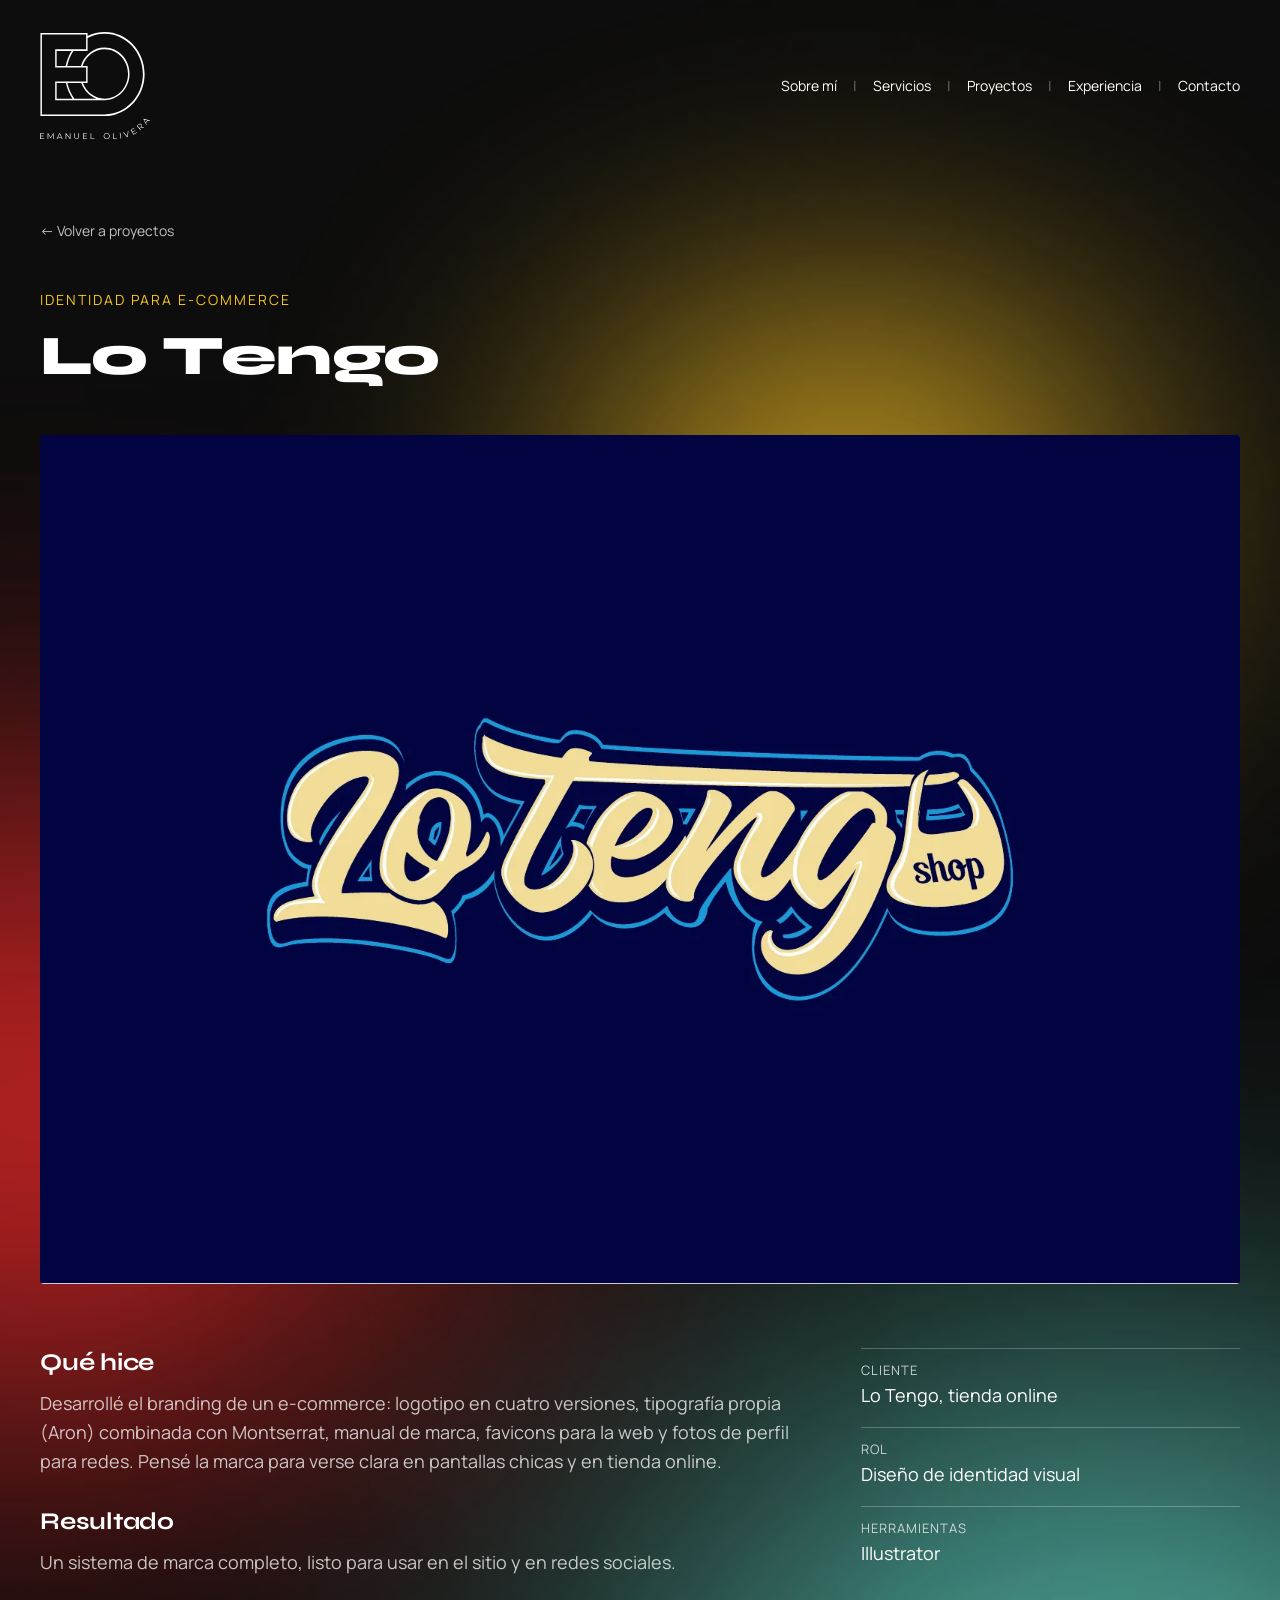
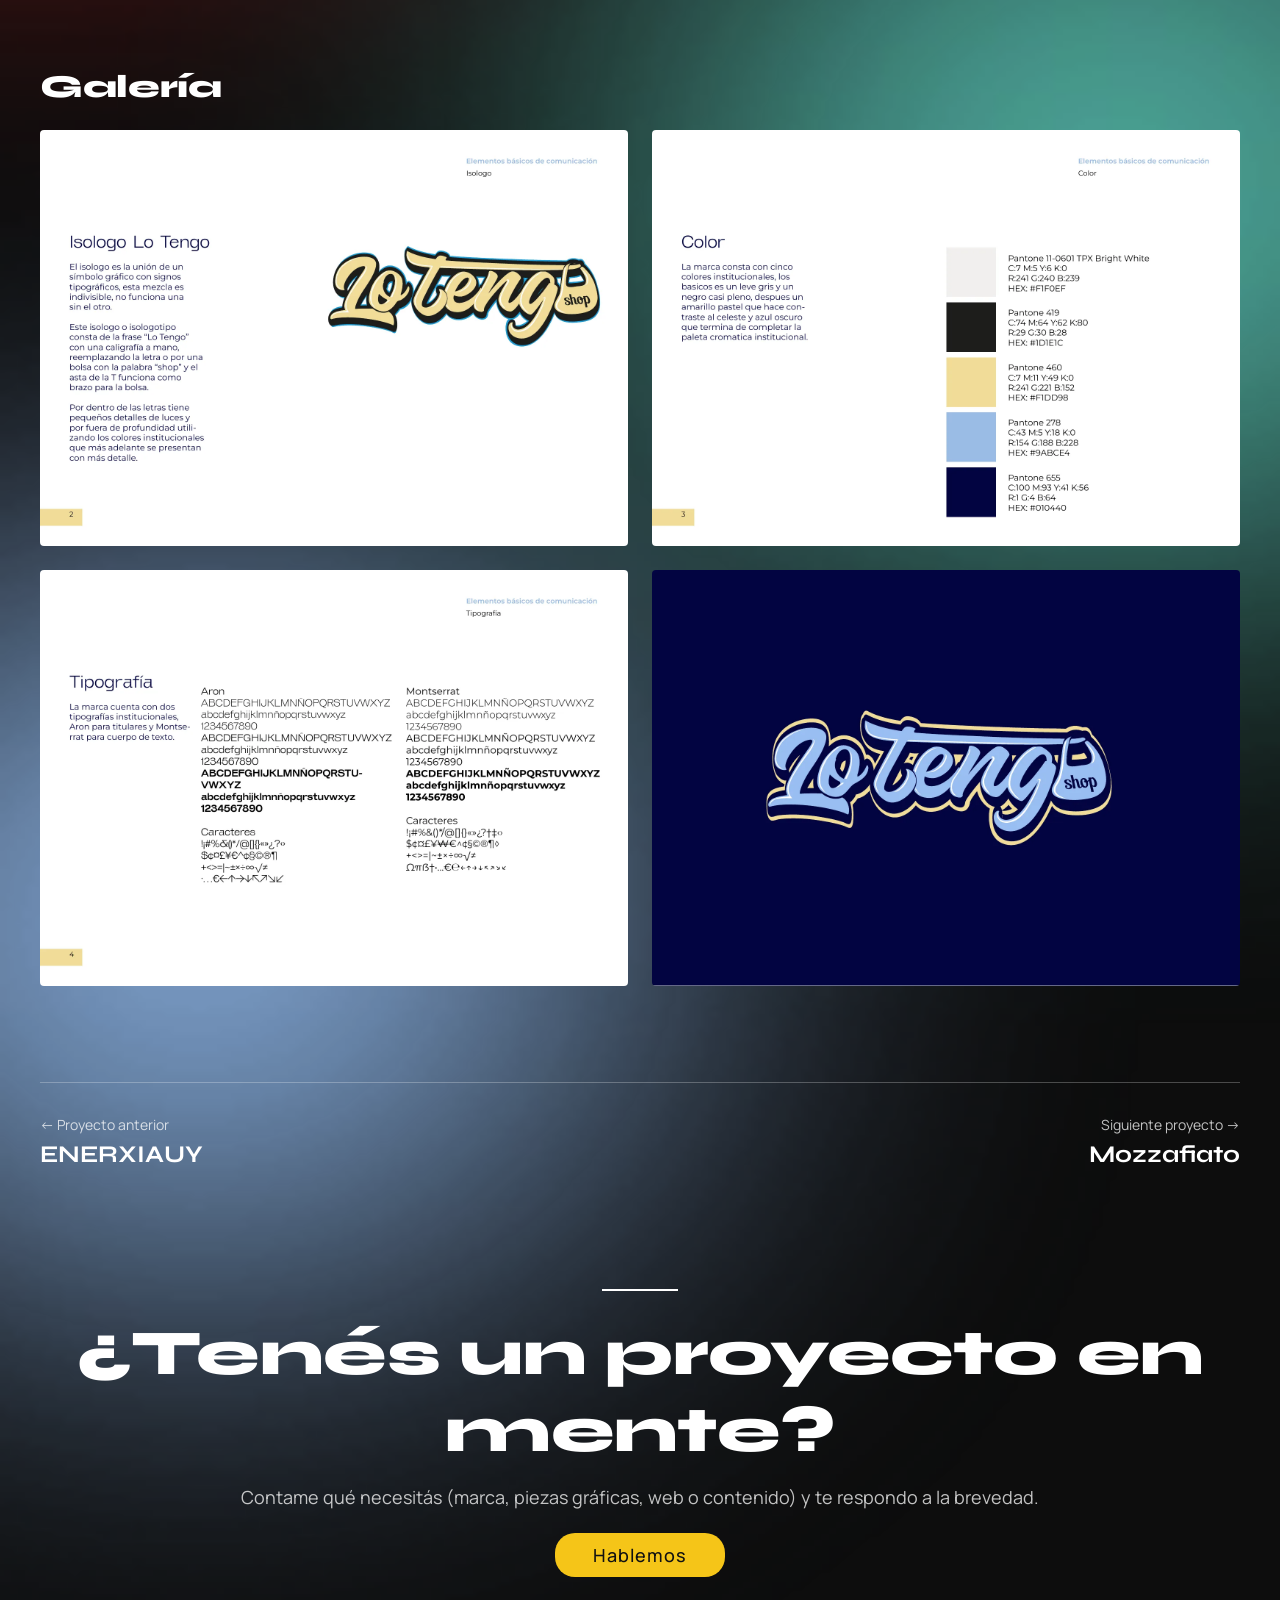
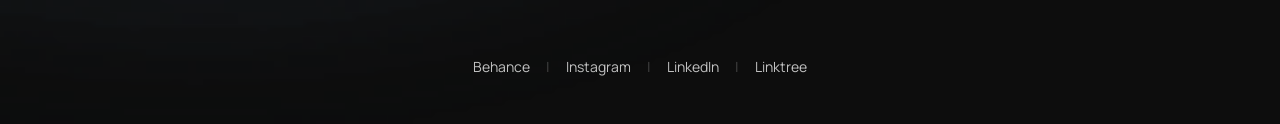
<file: proyectos/lo-tengo.html>
<!DOCTYPE html>
<html lang="es">
<head>
<meta charset="UTF-8" />
<meta name="viewport" content="width=device-width, initial-scale=1.0" />
<title>Lo Tengo — Emanuel Olivera</title>
<meta name="description" content="Desarrollé el branding de un e-commerce: logotipo en cuatro versiones, tipografía propia (Aron) combinada con Montserrat, manual de marca, favicons para la…" />
<link rel="canonical" href="https://emanueloski-svg.github.io/portfolio/proyectos/lo-tengo.html" />
<link rel="icon" href="../assets/favicon.svg" type="image/svg+xml" />
<link rel="icon" href="../assets/favicon-32.png" type="image/png" sizes="32x32" />
<link rel="apple-touch-icon" href="../assets/apple-touch-icon.png" />
<meta name="theme-color" content="#0d0d0d" />
<meta property="og:type" content="website" />
<meta property="og:site_name" content="Emanuel Olivera" />
<meta property="og:locale" content="es_ES" />
<meta property="og:title" content="Lo Tengo — Emanuel Olivera" />
<meta property="og:description" content="Desarrollé el branding de un e-commerce: logotipo en cuatro versiones, tipografía propia (Aron) combinada con Montserrat, manual de marca, favicons para la…" />
<meta property="og:url" content="https://emanueloski-svg.github.io/portfolio/proyectos/lo-tengo.html" />
<meta property="og:image" content="https://emanueloski-svg.github.io/portfolio/assets/og/lo-tengo.jpg" />
<meta property="og:image:width" content="1200" />
<meta property="og:image:height" content="630" />
<meta name="twitter:card" content="summary_large_image" />
<meta name="twitter:title" content="Lo Tengo — Emanuel Olivera" />
<meta name="twitter:description" content="Desarrollé el branding de un e-commerce: logotipo en cuatro versiones, tipografía propia (Aron) combinada con Montserrat, manual de marca, favicons para la…" />
<meta name="twitter:image" content="https://emanueloski-svg.github.io/portfolio/assets/og/lo-tengo.jpg" />
<link rel="preconnect" href="https://fonts.googleapis.com">
<link rel="preconnect" href="https://fonts.gstatic.com" crossorigin>
<link href="https://fonts.googleapis.com/css2?family=Manrope:wght@200;300;400;500;600;700&family=Syne:wght@600;700;800&display=swap" rel="stylesheet">
<link rel="stylesheet" href="../styles.css?v=4" />
<script src="../analytics.js?v=2"></script>
</head>
<body>
  <div class="bg-glow" aria-hidden="true"></div>

  <header class="navbar">
    <a href="../index.html" class="brand" aria-label="Inicio">
      <img src="../assets/logo-marca.svg" alt="Emanuel Olivera" />
    </a>
    <nav class="nav-links">
      <a href="../index.html#sobre-mi">Sobre mí</a>
      <span class="dot" aria-hidden="true">|</span>
      <a href="../index.html#servicios">Servicios</a>
      <span class="dot" aria-hidden="true">|</span>
      <a href="../index.html#proyectos">Proyectos</a>
      <span class="dot" aria-hidden="true">|</span>
      <a href="../index.html#experiencia">Experiencia</a>
      <span class="dot" aria-hidden="true">|</span>
      <a href="../index.html#contacto">Contacto</a>
    </nav>
    <button class="nav-toggle" aria-label="Abrir menú" aria-expanded="false">
      <span></span><span></span><span></span>
    </button>
  </header>

  <main>
    <article class="section project-page">
      <a class="back-link" href="../index.html#proyectos">← Volver a proyectos</a>

      <header class="project-hero">
        <span class="project-kicker">Identidad para e-commerce</span>
        <h1>Lo Tengo</h1>
      </header>

      <figure class="project-cover">
        <img src="../assets/proyectos/lo-tengo/portada.webp" alt="Isologo de Lo Tengo en amarillo y celeste sobre azul marino" width="1600" height="1132" />
      </figure>

      <div class="project-body">
        <div class="project-description">
          <h2>Qué hice</h2>
          <p>Desarrollé el branding de un e-commerce: logotipo en cuatro versiones, tipografía propia (Aron) combinada con Montserrat, manual de marca, favicons para la web y fotos de perfil para redes. Pensé la marca para verse clara en pantallas chicas y en tienda online.</p>
          <h2>Resultado</h2>
          <p>Un sistema de marca completo, listo para usar en el sitio y en redes sociales.</p>
        </div>
        <dl class="project-meta">
          <div><dt>Cliente</dt><dd>Lo Tengo, tienda online</dd></div>
          <div><dt>Rol</dt><dd>Diseño de identidad visual</dd></div>
          <div><dt>Herramientas</dt><dd>Illustrator</dd></div>
        </dl>
      </div>

      <section class="case-gallery" aria-labelledby="galeria-titulo">
        <h2 id="galeria-titulo">Galería</h2>
        <div class="case-gallery-grid">
          <figure>
            <img src="../assets/proyectos/lo-tengo/galeria-01.webp" alt="Isologo de Lo Tengo: caligrafía a mano con una bolsa que reemplaza la letra o" width="1600" height="1132" loading="lazy" />
          </figure>
          <figure>
            <img src="../assets/proyectos/lo-tengo/galeria-02.webp" alt="Paleta de color de Lo Tengo con sus códigos Pantone, CMYK, RGB y HEX" width="1600" height="1132" loading="lazy" />
          </figure>
          <figure>
            <img src="../assets/proyectos/lo-tengo/galeria-03.webp" alt="Tipografías institucionales de Lo Tengo: Aron y Montserrat" width="1600" height="1132" loading="lazy" />
          </figure>
          <figure>
            <img src="../assets/proyectos/lo-tengo/galeria-04.webp" alt="Variante del isologo de Lo Tengo en celeste sobre azul marino" width="1600" height="1132" loading="lazy" />
          </figure>
        </div>
      </section>

      <nav class="project-pager" aria-label="Otros proyectos">
        <a href="enerxiauy.html">
          <span>← Proyecto anterior</span>
          <strong>ENERXIAUY</strong>
        </a>
        <a href="mozzafiato.html">
          <span>Siguiente proyecto →</span>
          <strong>Mozzafiato</strong>
        </a>
      </nav>
    </article>

    <section class="section project-contact">
      <span class="rule"></span>
      <h2>¿Tenés un proyecto en mente?</h2>
      <p>Contame qué necesitás (marca, piezas gráficas, web o contenido) y te respondo a la brevedad.</p>
      <a class="btn-link" href="../index.html#contacto">Hablemos</a>
    </section>
  </main>

  <footer class="social-footer">
    <a href="https://www.behance.net/emanuelolivera" target="_blank" rel="noopener">Behance</a>
    <span class="dot" aria-hidden="true">|</span>
    <a href="https://www.instagram.com/emanuel.designs/" target="_blank" rel="noopener">Instagram</a>
    <span class="dot" aria-hidden="true">|</span>
    <a href="https://www.linkedin.com/in/emanuelolivera96/" target="_blank" rel="noopener">LinkedIn</a>
    <span class="dot" aria-hidden="true">|</span>
    <a href="https://linktr.ee/EmanuelO" target="_blank" rel="noopener">Linktree</a>
  </footer>

  <script src="../script.js?v=4"></script>
</body>
</html>
</file>
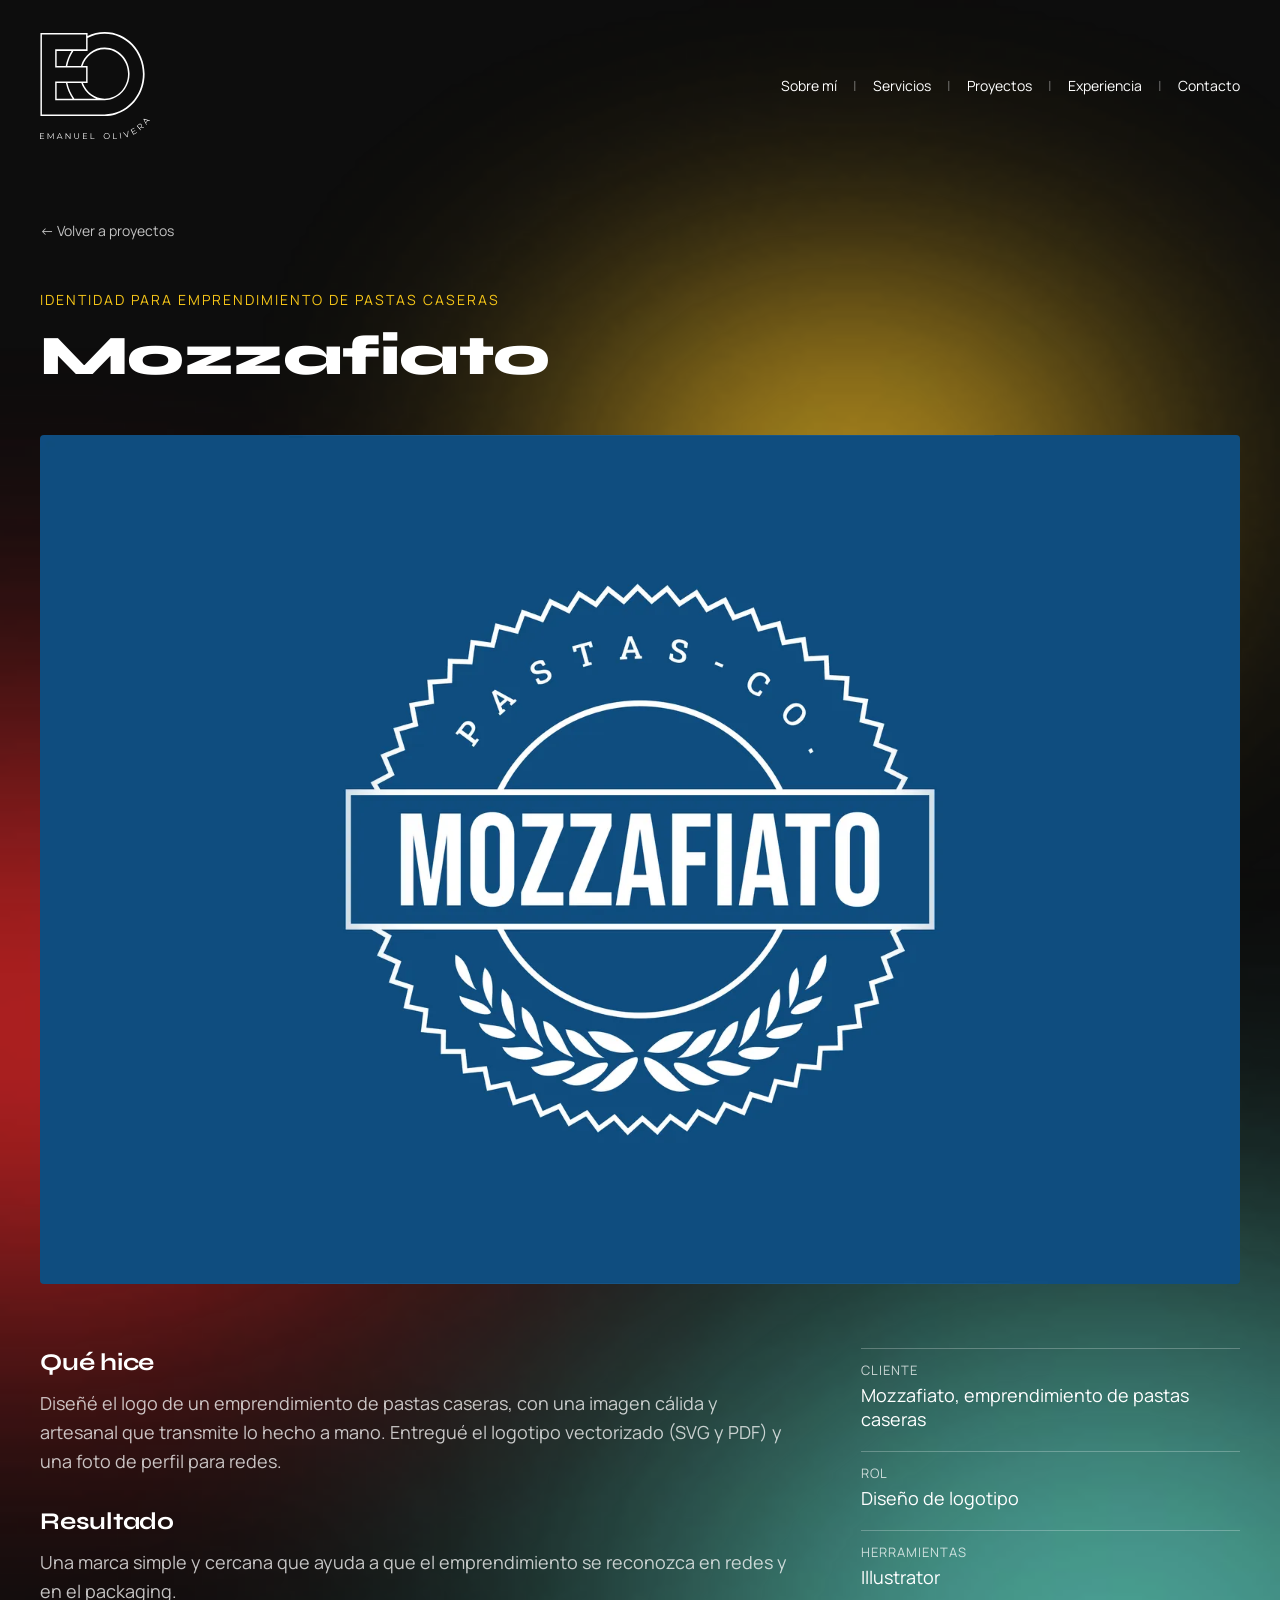
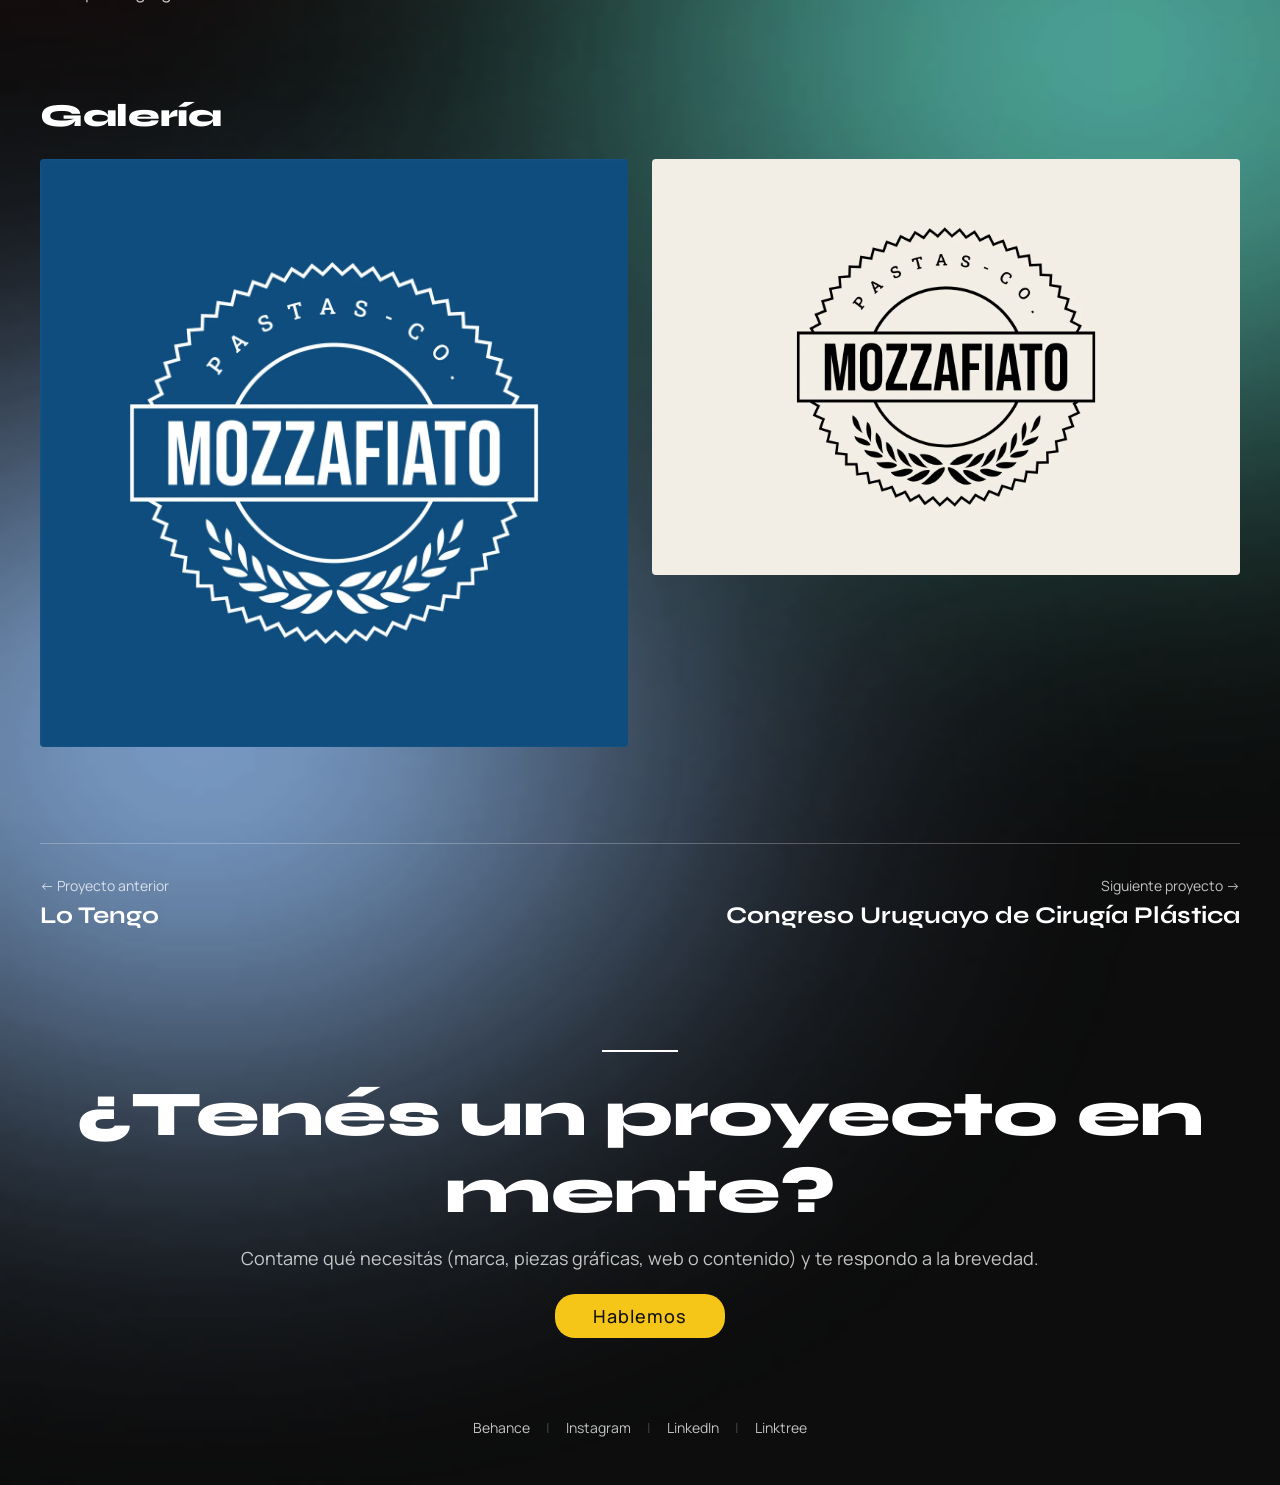
<file: proyectos/mozzafiato.html>
<!DOCTYPE html>
<html lang="es">
<head>
<meta charset="UTF-8" />
<meta name="viewport" content="width=device-width, initial-scale=1.0" />
<title>Mozzafiato — Emanuel Olivera</title>
<meta name="description" content="Diseñé el logo de un emprendimiento de pastas caseras, con una imagen cálida y artesanal que transmite lo hecho a mano. Entregué el logotipo vectorizado…" />
<link rel="canonical" href="https://emanueloski-svg.github.io/portfolio/proyectos/mozzafiato.html" />
<link rel="icon" href="../assets/favicon.svg" type="image/svg+xml" />
<link rel="icon" href="../assets/favicon-32.png" type="image/png" sizes="32x32" />
<link rel="apple-touch-icon" href="../assets/apple-touch-icon.png" />
<meta name="theme-color" content="#0d0d0d" />
<meta property="og:type" content="website" />
<meta property="og:site_name" content="Emanuel Olivera" />
<meta property="og:locale" content="es_ES" />
<meta property="og:title" content="Mozzafiato — Emanuel Olivera" />
<meta property="og:description" content="Diseñé el logo de un emprendimiento de pastas caseras, con una imagen cálida y artesanal que transmite lo hecho a mano. Entregué el logotipo vectorizado…" />
<meta property="og:url" content="https://emanueloski-svg.github.io/portfolio/proyectos/mozzafiato.html" />
<meta property="og:image" content="https://emanueloski-svg.github.io/portfolio/assets/og/mozzafiato.jpg" />
<meta property="og:image:width" content="1200" />
<meta property="og:image:height" content="630" />
<meta name="twitter:card" content="summary_large_image" />
<meta name="twitter:title" content="Mozzafiato — Emanuel Olivera" />
<meta name="twitter:description" content="Diseñé el logo de un emprendimiento de pastas caseras, con una imagen cálida y artesanal que transmite lo hecho a mano. Entregué el logotipo vectorizado…" />
<meta name="twitter:image" content="https://emanueloski-svg.github.io/portfolio/assets/og/mozzafiato.jpg" />
<link rel="preconnect" href="https://fonts.googleapis.com">
<link rel="preconnect" href="https://fonts.gstatic.com" crossorigin>
<link href="https://fonts.googleapis.com/css2?family=Manrope:wght@200;300;400;500;600;700&family=Syne:wght@600;700;800&display=swap" rel="stylesheet">
<link rel="stylesheet" href="../styles.css?v=4" />
<script src="../analytics.js?v=2"></script>
</head>
<body>
  <div class="bg-glow" aria-hidden="true"></div>

  <header class="navbar">
    <a href="../index.html" class="brand" aria-label="Inicio">
      <img src="../assets/logo-marca.svg" alt="Emanuel Olivera" />
    </a>
    <nav class="nav-links">
      <a href="../index.html#sobre-mi">Sobre mí</a>
      <span class="dot" aria-hidden="true">|</span>
      <a href="../index.html#servicios">Servicios</a>
      <span class="dot" aria-hidden="true">|</span>
      <a href="../index.html#proyectos">Proyectos</a>
      <span class="dot" aria-hidden="true">|</span>
      <a href="../index.html#experiencia">Experiencia</a>
      <span class="dot" aria-hidden="true">|</span>
      <a href="../index.html#contacto">Contacto</a>
    </nav>
    <button class="nav-toggle" aria-label="Abrir menú" aria-expanded="false">
      <span></span><span></span><span></span>
    </button>
  </header>

  <main>
    <article class="section project-page">
      <a class="back-link" href="../index.html#proyectos">← Volver a proyectos</a>

      <header class="project-hero">
        <span class="project-kicker">Identidad para emprendimiento de pastas caseras</span>
        <h1>Mozzafiato</h1>
      </header>

      <figure class="project-cover">
        <img src="../assets/proyectos/mozzafiato/portada.webp" alt="Logotipo de Mozzafiato, pastas caseras, en blanco sobre azul" width="1600" height="1132" />
      </figure>

      <div class="project-body">
        <div class="project-description">
          <h2>Qué hice</h2>
          <p>Diseñé el logo de un emprendimiento de pastas caseras, con una imagen cálida y artesanal que transmite lo hecho a mano. Entregué el logotipo vectorizado (SVG y PDF) y una foto de perfil para redes.</p>
          <h2>Resultado</h2>
          <p>Una marca simple y cercana que ayuda a que el emprendimiento se reconozca en redes y en el packaging.</p>
        </div>
        <dl class="project-meta">
          <div><dt>Cliente</dt><dd>Mozzafiato, emprendimiento de pastas caseras</dd></div>
          <div><dt>Rol</dt><dd>Diseño de logotipo</dd></div>
          <div><dt>Herramientas</dt><dd>Illustrator</dd></div>
        </dl>
      </div>

      <section class="case-gallery" aria-labelledby="galeria-titulo">
        <h2 id="galeria-titulo">Galería</h2>
        <div class="case-gallery-grid">
          <figure>
            <img src="../assets/proyectos/mozzafiato/galeria-01.webp" alt="Foto de perfil de Mozzafiato para redes sociales" width="1200" height="1200" loading="lazy" />
          </figure>
          <figure>
            <img src="../assets/proyectos/mozzafiato/galeria-02.webp" alt="Logotipo vectorizado de Mozzafiato en negro" width="1600" height="1132" loading="lazy" />
          </figure>
        </div>
      </section>

      <nav class="project-pager" aria-label="Otros proyectos">
        <a href="lo-tengo.html">
          <span>← Proyecto anterior</span>
          <strong>Lo Tengo</strong>
        </a>
        <a href="congreso-cirugia-plastica.html">
          <span>Siguiente proyecto →</span>
          <strong>Congreso Uruguayo de Cirugía Plástica</strong>
        </a>
      </nav>
    </article>

    <section class="section project-contact">
      <span class="rule"></span>
      <h2>¿Tenés un proyecto en mente?</h2>
      <p>Contame qué necesitás (marca, piezas gráficas, web o contenido) y te respondo a la brevedad.</p>
      <a class="btn-link" href="../index.html#contacto">Hablemos</a>
    </section>
  </main>

  <footer class="social-footer">
    <a href="https://www.behance.net/emanuelolivera" target="_blank" rel="noopener">Behance</a>
    <span class="dot" aria-hidden="true">|</span>
    <a href="https://www.instagram.com/emanuel.designs/" target="_blank" rel="noopener">Instagram</a>
    <span class="dot" aria-hidden="true">|</span>
    <a href="https://www.linkedin.com/in/emanuelolivera96/" target="_blank" rel="noopener">LinkedIn</a>
    <span class="dot" aria-hidden="true">|</span>
    <a href="https://linktr.ee/EmanuelO" target="_blank" rel="noopener">Linktree</a>
  </footer>

  <script src="../script.js?v=4"></script>
</body>
</html>
</file>
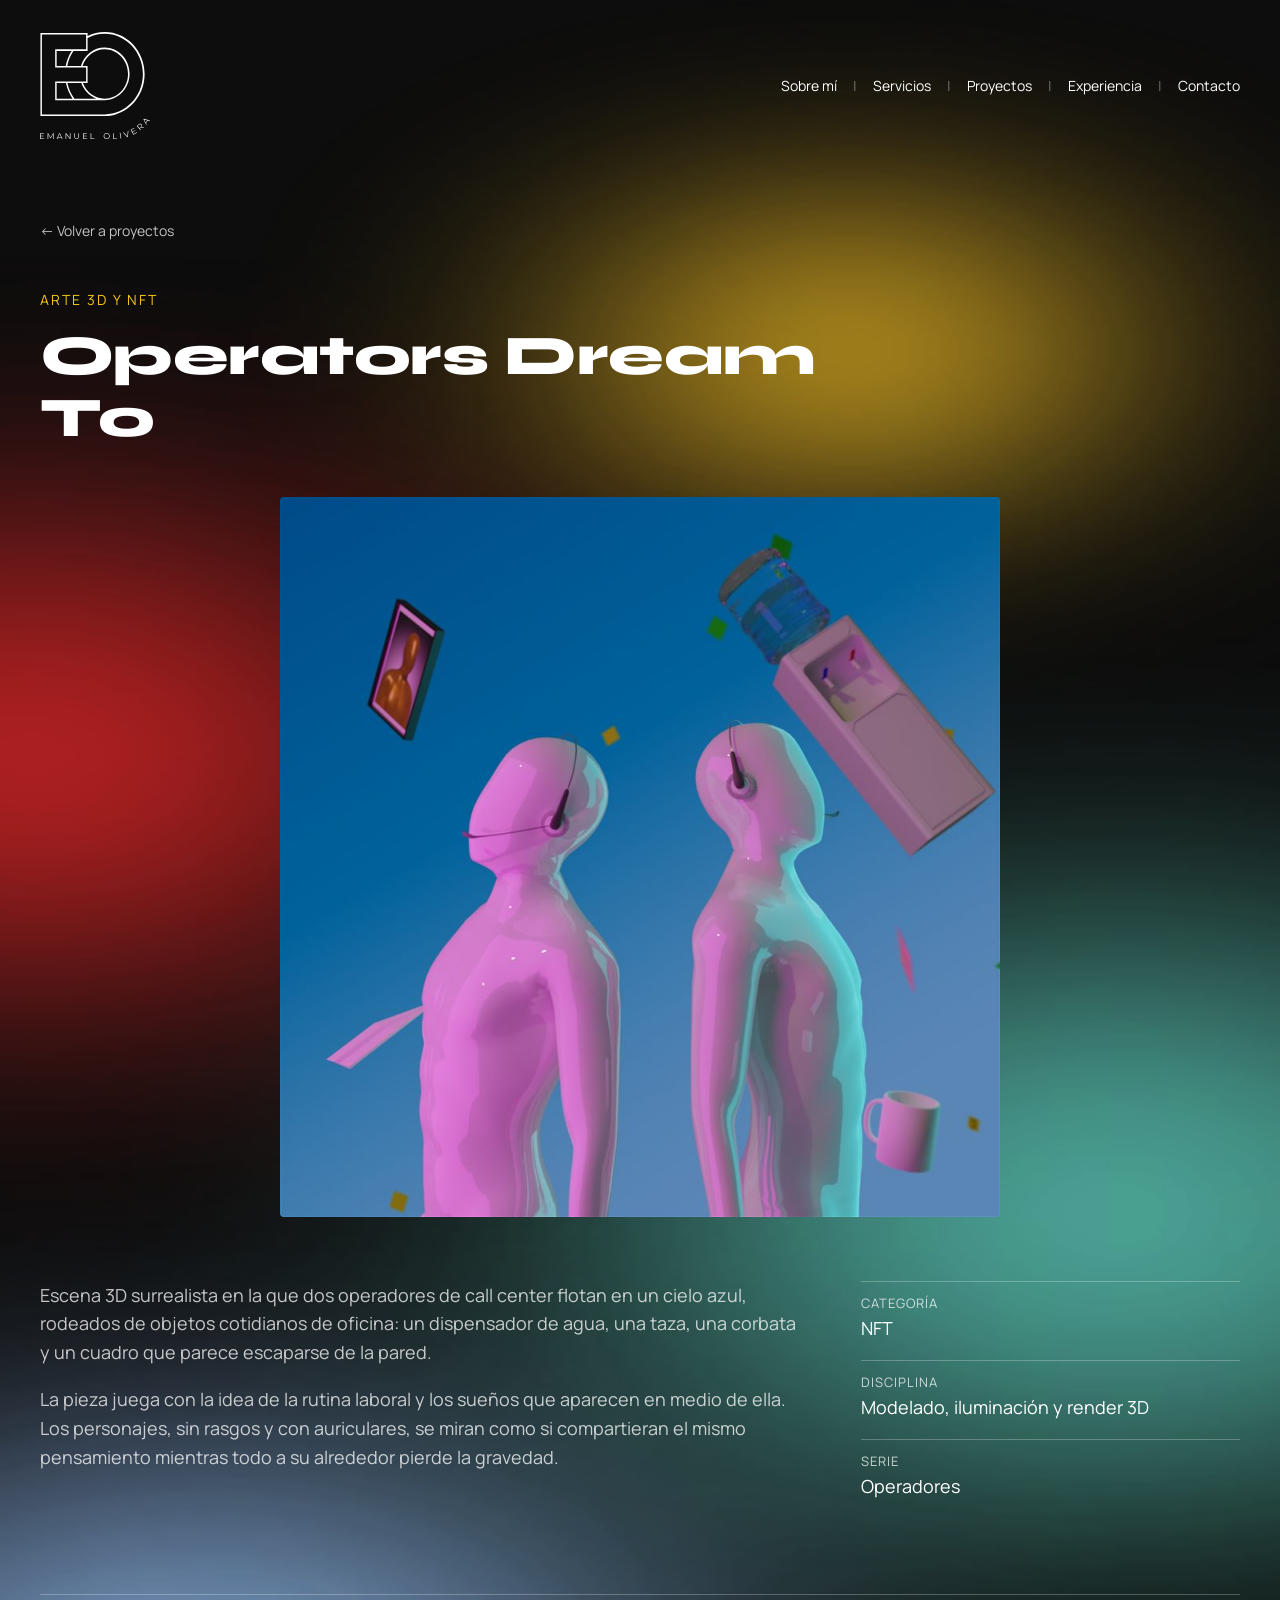
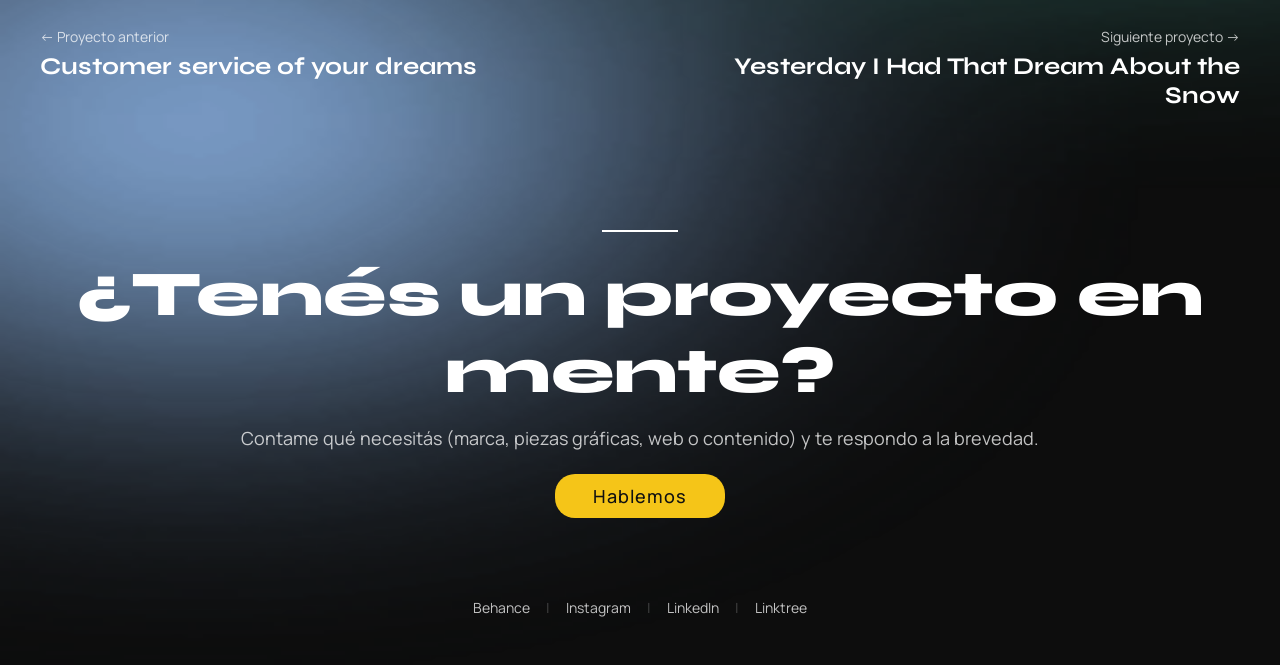
<file: proyectos/operators-dream-to.html>
<!DOCTYPE html>
<html lang="es">
<head>
<meta charset="UTF-8" />
<meta name="viewport" content="width=device-width, initial-scale=1.0" />
<title>Operators Dream To — Emanuel Olivera</title>
<meta name="description" content="Escena 3D surrealista en la que dos operadores de call center flotan en un cielo azul, rodeados de objetos cotidianos de oficina: un dispensador de agua…" />
<link rel="canonical" href="https://emanueloski-svg.github.io/portfolio/proyectos/operators-dream-to.html" />
<link rel="icon" href="../assets/favicon.svg" type="image/svg+xml" />
<link rel="icon" href="../assets/favicon-32.png" type="image/png" sizes="32x32" />
<link rel="apple-touch-icon" href="../assets/apple-touch-icon.png" />
<meta name="theme-color" content="#0d0d0d" />
<meta property="og:type" content="website" />
<meta property="og:site_name" content="Emanuel Olivera" />
<meta property="og:locale" content="es_ES" />
<meta property="og:title" content="Operators Dream To — Emanuel Olivera" />
<meta property="og:description" content="Escena 3D surrealista en la que dos operadores de call center flotan en un cielo azul, rodeados de objetos cotidianos de oficina: un dispensador de agua…" />
<meta property="og:url" content="https://emanueloski-svg.github.io/portfolio/proyectos/operators-dream-to.html" />
<meta property="og:image" content="https://emanueloski-svg.github.io/portfolio/assets/og/operators-dream-to.jpg" />
<meta property="og:image:width" content="1200" />
<meta property="og:image:height" content="630" />
<meta name="twitter:card" content="summary_large_image" />
<meta name="twitter:title" content="Operators Dream To — Emanuel Olivera" />
<meta name="twitter:description" content="Escena 3D surrealista en la que dos operadores de call center flotan en un cielo azul, rodeados de objetos cotidianos de oficina: un dispensador de agua…" />
<meta name="twitter:image" content="https://emanueloski-svg.github.io/portfolio/assets/og/operators-dream-to.jpg" />
<link rel="preconnect" href="https://fonts.googleapis.com">
<link rel="preconnect" href="https://fonts.gstatic.com" crossorigin>
<link href="https://fonts.googleapis.com/css2?family=Manrope:wght@200;300;400;500;600;700&family=Syne:wght@600;700;800&display=swap" rel="stylesheet">
<link rel="stylesheet" href="../styles.css?v=4" />
<script src="../analytics.js?v=2"></script>
</head>
<body>
  <div class="bg-glow" aria-hidden="true"></div>

  <header class="navbar">
    <a href="../index.html" class="brand" aria-label="Inicio">
      <img src="../assets/logo-marca.svg" alt="Emanuel Olivera" />
    </a>
    <nav class="nav-links">
      <a href="../index.html#sobre-mi">Sobre mí</a>
      <span class="dot" aria-hidden="true">|</span>
      <a href="../index.html#servicios">Servicios</a>
      <span class="dot" aria-hidden="true">|</span>
      <a href="../index.html#proyectos">Proyectos</a>
      <span class="dot" aria-hidden="true">|</span>
      <a href="../index.html#experiencia">Experiencia</a>
      <span class="dot" aria-hidden="true">|</span>
      <a href="../index.html#contacto">Contacto</a>
    </nav>
    <button class="nav-toggle" aria-label="Abrir menú" aria-expanded="false">
      <span></span><span></span><span></span>
    </button>
  </header>

  <main>
    <article class="section project-page">
      <a class="back-link" href="../index.html#proyectos">← Volver a proyectos</a>

      <header class="project-hero">
        <span class="project-kicker">Arte 3D y NFT</span>
        <h1>Operators Dream To</h1>
      </header>

      <figure class="project-cover is-narrow">
        <img src="../assets/proj-nft1.jpg" alt="Operators Dream To: dos figuras rosadas con auriculares flotan en un cielo azul entre objetos de oficina" width="900" height="900" />
      </figure>

      <div class="project-body">
        <div class="project-description">
          <p>Escena 3D surrealista en la que dos operadores de call center flotan en un cielo azul, rodeados de objetos cotidianos de oficina: un dispensador de agua, una taza, una corbata y un cuadro que parece escaparse de la pared.</p>
          <p>La pieza juega con la idea de la rutina laboral y los sueños que aparecen en medio de ella. Los personajes, sin rasgos y con auriculares, se miran como si compartieran el mismo pensamiento mientras todo a su alrededor pierde la gravedad.</p>
        </div>
        <dl class="project-meta">
          <div><dt>Categoría</dt><dd>NFT</dd></div>
          <div><dt>Disciplina</dt><dd>Modelado, iluminación y render 3D</dd></div>
          <div><dt>Serie</dt><dd>Operadores</dd></div>
        </dl>
      </div>


      <nav class="project-pager" aria-label="Otros proyectos">
        <a href="customer-service-of-your-dreams.html">
          <span>← Proyecto anterior</span>
          <strong>Customer service of your dreams</strong>
        </a>
        <a href="yesterday-i-had-that-dream.html">
          <span>Siguiente proyecto →</span>
          <strong>Yesterday I Had That Dream About the Snow</strong>
        </a>
      </nav>
    </article>

    <section class="section project-contact">
      <span class="rule"></span>
      <h2>¿Tenés un proyecto en mente?</h2>
      <p>Contame qué necesitás (marca, piezas gráficas, web o contenido) y te respondo a la brevedad.</p>
      <a class="btn-link" href="../index.html#contacto">Hablemos</a>
    </section>
  </main>

  <footer class="social-footer">
    <a href="https://www.behance.net/emanuelolivera" target="_blank" rel="noopener">Behance</a>
    <span class="dot" aria-hidden="true">|</span>
    <a href="https://www.instagram.com/emanuel.designs/" target="_blank" rel="noopener">Instagram</a>
    <span class="dot" aria-hidden="true">|</span>
    <a href="https://www.linkedin.com/in/emanuelolivera96/" target="_blank" rel="noopener">LinkedIn</a>
    <span class="dot" aria-hidden="true">|</span>
    <a href="https://linktr.ee/EmanuelO" target="_blank" rel="noopener">Linktree</a>
  </footer>

  <script src="../script.js?v=4"></script>
</body>
</html>
</file>
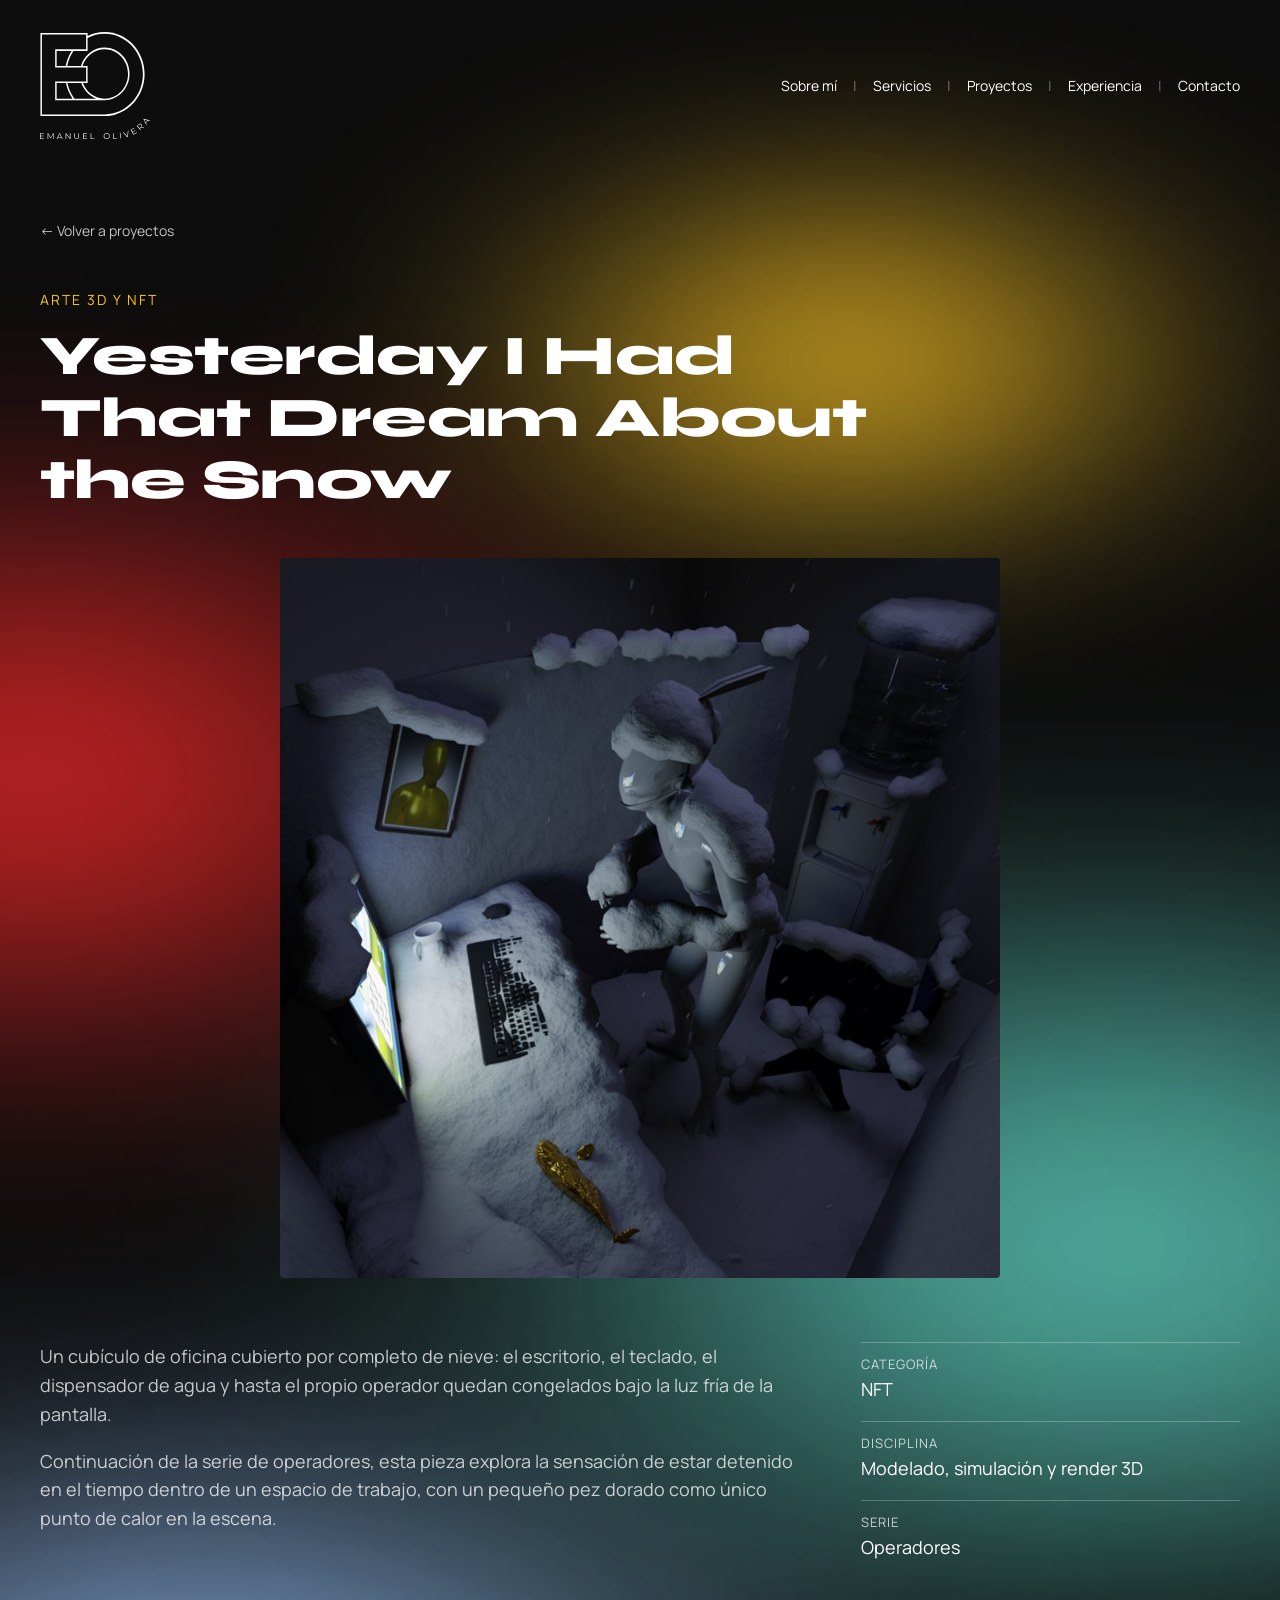
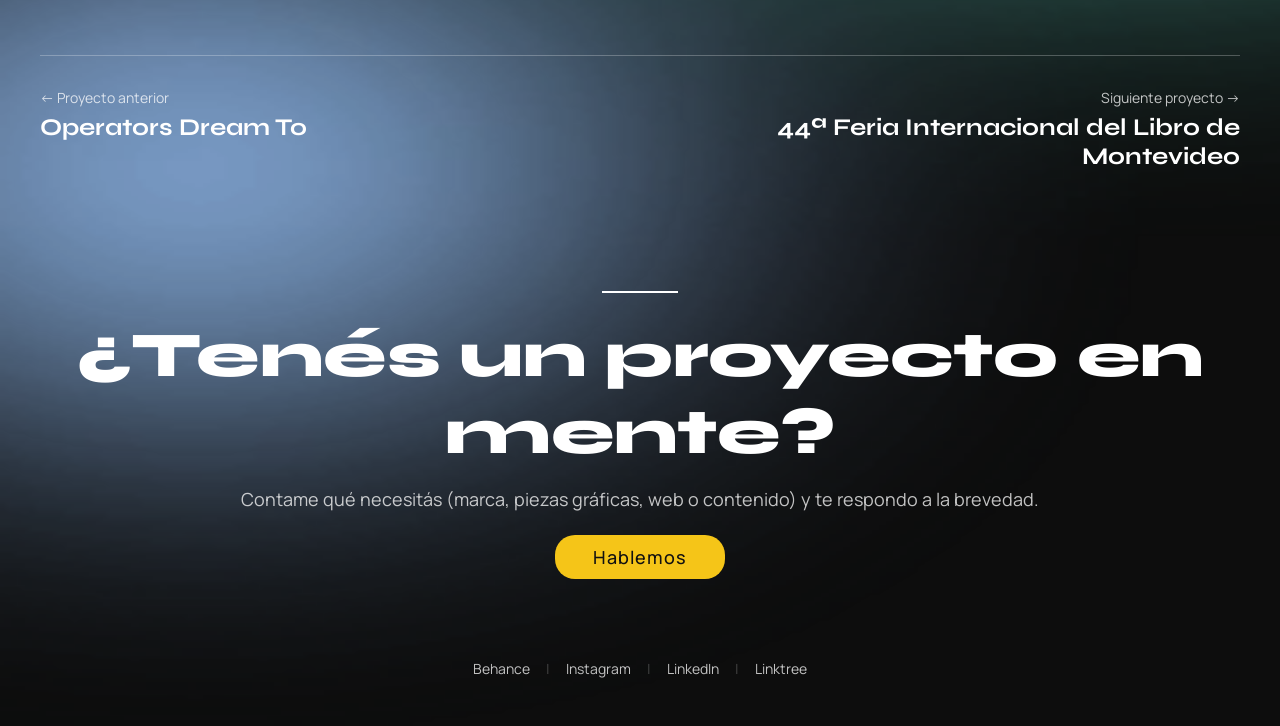
<file: proyectos/yesterday-i-had-that-dream.html>
<!DOCTYPE html>
<html lang="es">
<head>
<meta charset="UTF-8" />
<meta name="viewport" content="width=device-width, initial-scale=1.0" />
<title>Yesterday I Had That Dream About the Snow — Emanuel Olivera</title>
<meta name="description" content="Un cubículo de oficina cubierto por completo de nieve: el escritorio, el teclado, el dispensador de agua y hasta el propio operador quedan congelados bajo…" />
<link rel="canonical" href="https://emanueloski-svg.github.io/portfolio/proyectos/yesterday-i-had-that-dream.html" />
<link rel="icon" href="../assets/favicon.svg" type="image/svg+xml" />
<link rel="icon" href="../assets/favicon-32.png" type="image/png" sizes="32x32" />
<link rel="apple-touch-icon" href="../assets/apple-touch-icon.png" />
<meta name="theme-color" content="#0d0d0d" />
<meta property="og:type" content="website" />
<meta property="og:site_name" content="Emanuel Olivera" />
<meta property="og:locale" content="es_ES" />
<meta property="og:title" content="Yesterday I Had That Dream About the Snow — Emanuel Olivera" />
<meta property="og:description" content="Un cubículo de oficina cubierto por completo de nieve: el escritorio, el teclado, el dispensador de agua y hasta el propio operador quedan congelados bajo…" />
<meta property="og:url" content="https://emanueloski-svg.github.io/portfolio/proyectos/yesterday-i-had-that-dream.html" />
<meta property="og:image" content="https://emanueloski-svg.github.io/portfolio/assets/og/yesterday-i-had-that-dream.jpg" />
<meta property="og:image:width" content="1200" />
<meta property="og:image:height" content="630" />
<meta name="twitter:card" content="summary_large_image" />
<meta name="twitter:title" content="Yesterday I Had That Dream About the Snow — Emanuel Olivera" />
<meta name="twitter:description" content="Un cubículo de oficina cubierto por completo de nieve: el escritorio, el teclado, el dispensador de agua y hasta el propio operador quedan congelados bajo…" />
<meta name="twitter:image" content="https://emanueloski-svg.github.io/portfolio/assets/og/yesterday-i-had-that-dream.jpg" />
<link rel="preconnect" href="https://fonts.googleapis.com">
<link rel="preconnect" href="https://fonts.gstatic.com" crossorigin>
<link href="https://fonts.googleapis.com/css2?family=Manrope:wght@200;300;400;500;600;700&family=Syne:wght@600;700;800&display=swap" rel="stylesheet">
<link rel="stylesheet" href="../styles.css?v=4" />
<script src="../analytics.js?v=2"></script>
</head>
<body>
  <div class="bg-glow" aria-hidden="true"></div>

  <header class="navbar">
    <a href="../index.html" class="brand" aria-label="Inicio">
      <img src="../assets/logo-marca.svg" alt="Emanuel Olivera" />
    </a>
    <nav class="nav-links">
      <a href="../index.html#sobre-mi">Sobre mí</a>
      <span class="dot" aria-hidden="true">|</span>
      <a href="../index.html#servicios">Servicios</a>
      <span class="dot" aria-hidden="true">|</span>
      <a href="../index.html#proyectos">Proyectos</a>
      <span class="dot" aria-hidden="true">|</span>
      <a href="../index.html#experiencia">Experiencia</a>
      <span class="dot" aria-hidden="true">|</span>
      <a href="../index.html#contacto">Contacto</a>
    </nav>
    <button class="nav-toggle" aria-label="Abrir menú" aria-expanded="false">
      <span></span><span></span><span></span>
    </button>
  </header>

  <main>
    <article class="section project-page">
      <a class="back-link" href="../index.html#proyectos">← Volver a proyectos</a>

      <header class="project-hero">
        <span class="project-kicker">Arte 3D y NFT</span>
        <h1>Yesterday I Had That Dream About the Snow</h1>
      </header>

      <figure class="project-cover is-narrow">
        <img src="../assets/proj-nft2.jpg" alt="Yesterday I Had That Dream About the Snow: una oficina 3D cubierta de nieve con un operador frente a la pantalla" width="900" height="900" />
      </figure>

      <div class="project-body">
        <div class="project-description">
          <p>Un cubículo de oficina cubierto por completo de nieve: el escritorio, el teclado, el dispensador de agua y hasta el propio operador quedan congelados bajo la luz fría de la pantalla.</p>
          <p>Continuación de la serie de operadores, esta pieza explora la sensación de estar detenido en el tiempo dentro de un espacio de trabajo, con un pequeño pez dorado como único punto de calor en la escena.</p>
        </div>
        <dl class="project-meta">
          <div><dt>Categoría</dt><dd>NFT</dd></div>
          <div><dt>Disciplina</dt><dd>Modelado, simulación y render 3D</dd></div>
          <div><dt>Serie</dt><dd>Operadores</dd></div>
        </dl>
      </div>


      <nav class="project-pager" aria-label="Otros proyectos">
        <a href="operators-dream-to.html">
          <span>← Proyecto anterior</span>
          <strong>Operators Dream To</strong>
        </a>
        <a href="feria-del-libro.html">
          <span>Siguiente proyecto →</span>
          <strong>44ª Feria Internacional del Libro de Montevideo</strong>
        </a>
      </nav>
    </article>

    <section class="section project-contact">
      <span class="rule"></span>
      <h2>¿Tenés un proyecto en mente?</h2>
      <p>Contame qué necesitás (marca, piezas gráficas, web o contenido) y te respondo a la brevedad.</p>
      <a class="btn-link" href="../index.html#contacto">Hablemos</a>
    </section>
  </main>

  <footer class="social-footer">
    <a href="https://www.behance.net/emanuelolivera" target="_blank" rel="noopener">Behance</a>
    <span class="dot" aria-hidden="true">|</span>
    <a href="https://www.instagram.com/emanuel.designs/" target="_blank" rel="noopener">Instagram</a>
    <span class="dot" aria-hidden="true">|</span>
    <a href="https://www.linkedin.com/in/emanuelolivera96/" target="_blank" rel="noopener">LinkedIn</a>
    <span class="dot" aria-hidden="true">|</span>
    <a href="https://linktr.ee/EmanuelO" target="_blank" rel="noopener">Linktree</a>
  </footer>

  <script src="../script.js?v=4"></script>
</body>
</html>
</file>
<file: styles.css>
:root {
  --bg: #0d0d0d;
  --white: #ffffff;
  --muted: rgba(255, 255, 255, 0.75);
  --field-bg: rgba(217, 217, 217, 0.15);
  --field-border: rgba(255, 255, 255, 0.25);
  --accent: #f5c518;
  --max-width: 1280px;
  --font: 'Manrope', system-ui, -apple-system, sans-serif;
  --font-display: 'Syne', 'Manrope', system-ui, sans-serif;
}

* { box-sizing: border-box; }

html { scroll-behavior: smooth; }

body {
  margin: 0;
  background: var(--bg);
  color: var(--white);
  font-family: var(--font);
  font-weight: 400;
  overflow-x: hidden;
  position: relative;
}

img { max-width: 100%; display: block; }

a { color: inherit; text-decoration: none; }

/* Degradé original de Figma (assets/degrade.svg rasterizado a degrade.webp) */
.bg-glow {
  position: absolute;
  inset: 0;
  background: url('assets/degrade.webp') center top / 229% 100% no-repeat;
  z-index: 0;
  pointer-events: none;
}

header, main, footer { position: relative; z-index: 1; }

.navbar { z-index: 10; }

.rule {
  display: block;
  width: 76px;
  height: 2px;
  background: var(--white);
  margin-bottom: 24px;
}

/* Navbar */
.navbar {
  max-width: var(--max-width);
  margin: 0 auto;
  display: flex;
  align-items: center;
  justify-content: space-between;
  padding: 32px 40px 0;
}

.brand img { width: 110px; height: auto; }

.nav-links {
  display: flex;
  align-items: center;
  gap: 16px;
  font-size: 14px;
}

.nav-links .dot { opacity: 0.4; }

.nav-links a:hover { color: var(--accent); }

.nav-toggle {
  display: none;
  background: none;
  border: none;
  flex-direction: column;
  gap: 5px;
  cursor: pointer;
  padding: 8px;
}

.nav-toggle span {
  width: 24px;
  height: 2px;
  background: var(--white);
  display: block;
}

/* Sections */
.section {
  max-width: var(--max-width);
  margin: 0 auto;
  padding: 120px 40px 0;
}

.section-heading h2 { margin: 0; }

h1, h2, h3 { font-family: var(--font-display); margin: 0 0 16px; letter-spacing: -0.01em; }

h1 {
  font-weight: 800;
  font-size: 64px;
  line-height: 1.1;
  max-width: 560px;
}

h2 {
  font-weight: 800;
  font-size: 64px;
}

/* Hero */
.hero {
  display: grid;
  grid-template-columns: 1.1fr 1fr;
  gap: 48px;
  align-items: center;
  padding-top: 96px;
}

.hero h1 { font-size: 54px; max-width: 640px; }

.hero-lead {
  font-size: 20px;
  line-height: 1.6;
  color: var(--muted);
  max-width: 560px;
  margin: 0 0 32px;
}

.hero-actions { display: flex; flex-wrap: wrap; gap: 16px; }

.hero-photo {
  justify-self: end;
  width: 100%;
  max-width: 528px;
  aspect-ratio: 1 / 1;
  position: relative;
  perspective: 900px;
}

.hero-photo img {
  width: 100%;
  height: 100%;
  object-fit: contain;
  will-change: transform;
}

/* About */
.about-text {
  columns: 2;
  column-gap: 48px;
  margin-top: 40px;
}

.about-text p {
  font-size: 18px;
  line-height: 1.6;
  color: var(--muted);
  margin: 0 0 18px;
  break-inside: avoid;
}

/* Services */
.services-grid {
  display: grid;
  grid-template-columns: repeat(2, 1fr);
  gap: 32px 48px;
  margin-top: 48px;
}

.service {
  border-top: 1px solid var(--field-border);
  padding-top: 24px;
}

.service h3 { font-size: 26px; font-weight: 700; margin-bottom: 12px; }

.service p {
  font-size: 18px;
  line-height: 1.6;
  color: var(--muted);
  margin: 0;
}

/* Projects */
.projects-grid {
  display: grid;
  grid-template-columns: repeat(2, 1fr);
  gap: 32px;
  margin-top: 56px;
  align-items: start;
}


.project { display: block; }

.project-media {
  position: relative;
  border-radius: 4px;
  overflow: hidden;
  background: #1a1a1a;
  transition: transform 0.25s ease;
}

.project-media img {
  width: 100%;
  height: 100%;
  object-fit: cover;
  transition: transform 0.4s ease;
}

.project-cta {
  position: absolute;
  inset: auto 16px 16px auto;
  padding: 8px 18px;
  border-radius: 20px;
  background: var(--accent);
  color: #111;
  font-size: 14px;
  opacity: 0;
  transform: translateY(8px);
  transition: opacity 0.25s ease, transform 0.25s ease;
}

.project:hover .project-media,
.project:focus-visible .project-media { transform: translateY(-4px); }
.project:hover .project-media img { transform: scale(1.03); }
.project:hover .project-cta,
.project:focus-visible .project-cta { opacity: 1; transform: none; }
.project:hover .project-caption h3,
.project:hover .project-caption h4 { color: var(--accent); }

.projects-sub { margin-top: 96px; }

.projects-subtitle {
  font-size: 36px;
  font-weight: 800;
  margin: 0;
}

.projects-grid--pair { margin-top: 32px; }

.project--tall .project-media { aspect-ratio: 525 / 742; }
.project--wide .project-media { aspect-ratio: 526 / 372; }
.project--square .project-media { aspect-ratio: 1 / 1; }

/* Featured grid: tall poster on the left spanning two rows, the rest in pairs */
.projects-grid--featured { row-gap: 48px; }
.projects-grid--featured .project--tall { grid-row: span 2; }

.projects-grid--trio { grid-template-columns: repeat(3, 1fr); }
.projects-grid--trio .project-caption h4 { font-size: 22px; }

.project-caption .project-tag { margin-top: 10px; }

.project-caption { padding: 16px 0 0; }

.project-caption h3,
.project-caption h4 {
  font-family: var(--font-display);
  font-size: 28px;
  font-weight: 700;
  margin: 0 0 4px;
  transition: color 0.2s ease;
}

.project-caption p {
  font-size: 18px;
  color: var(--muted);
  margin: 0;
}

/* Project detail pages */
.project-page { padding-top: 80px; }

.back-link {
  display: inline-flex;
  gap: 8px;
  font-size: 14px;
  color: var(--muted);
  margin-bottom: 48px;
}

.back-link:hover { color: var(--accent); }

.project-hero h1 { max-width: 900px; font-size: 56px; }

.project-kicker {
  display: inline-block;
  font-size: 14px;
  letter-spacing: 2px;
  text-transform: uppercase;
  color: var(--accent);
  margin-bottom: 16px;
}

.project-body {
  display: grid;
  grid-template-columns: 2fr 1fr;
  gap: 64px;
  margin-top: 40px;
}

.project-body p {
  font-size: 18px;
  line-height: 1.6;
  color: var(--muted);
  margin: 0 0 18px;
}

.project-meta { margin: 0; display: grid; gap: 20px; align-content: start; }
.project-meta div { border-top: 1px solid var(--field-border); padding-top: 12px; }
.project-meta dt { font-size: 13px; letter-spacing: 1px; text-transform: uppercase; color: var(--muted); margin-bottom: 4px; }
.project-meta dd { margin: 0; font-size: 18px; }

.project-gallery { display: grid; gap: 32px; margin-top: 72px; }

.project-gallery figure { margin: 0; }

.project-gallery img {
  width: 100%;
  height: auto;
  border-radius: 4px;
  background: #1a1a1a;
}

.project-gallery .is-narrow img { max-width: 720px; margin: 0 auto; }

.project-gallery figcaption {
  font-size: 14px;
  color: var(--muted);
  margin-top: 12px;
  text-align: center;
}

/* Case study sections */
.project-hero .project-tag { margin: 0 0 16px 12px; vertical-align: 2px; }

.project-cover { margin: 48px 0 0; }
.project-cover img,
.project-cover video {
  display: block;
  width: 100%;
  height: auto;
  border-radius: 4px;
  background: #1a1a1a;
}
.project-cover.is-narrow { max-width: 720px; margin-left: auto; margin-right: auto; }
.project-cover .media-placeholder { aspect-ratio: 16 / 10; }

.project-body { margin-top: 64px; }
.project-description h2 {
  font-size: 24px;
  font-weight: 700;
  margin: 0 0 12px;
}
.project-description h2 ~ h2 { margin-top: 32px; }

.project-meta dd a { color: var(--accent); text-decoration: underline; text-underline-offset: 3px; }
.project-meta dd a:hover { color: #ffd84d; }

.case-gallery { margin-top: 72px; }
.case-gallery h2 { font-size: 32px; font-weight: 800; margin: 0 0 24px; }
.case-gallery-grid {
  display: grid;
  grid-template-columns: repeat(2, 1fr);
  gap: 24px;
}
.case-gallery-grid figure { margin: 0; }
.case-gallery-grid img,
.case-gallery-grid video { display: block; width: 100%; height: auto; border-radius: 4px; }
.case-gallery-grid .media-placeholder { aspect-ratio: 4 / 3; }
.case-gallery-grid .is-wide { grid-column: 1 / -1; }
.case-gallery-grid .is-wide .media-placeholder { aspect-ratio: 16 / 9; }

/* Placeholder until the real image is added */
.media-placeholder {
  display: flex;
  align-items: center;
  justify-content: center;
  width: 100%;
  height: 100%;
  border: 1px dashed var(--field-border);
  border-radius: 4px;
  background:
    repeating-linear-gradient(135deg, rgba(255, 255, 255, 0.03) 0 12px, transparent 12px 24px),
    rgba(255, 255, 255, 0.04);
  color: var(--muted);
  font-size: 13px;
  letter-spacing: 1px;
  text-transform: uppercase;
}

.project-tag {
  display: inline-block;
  padding: 4px 12px;
  border: 1px solid var(--accent);
  border-radius: 20px;
  color: var(--accent);
  font-size: 12px;
  letter-spacing: 1px;
  text-transform: uppercase;
}

.project-pager {
  display: grid;
  grid-template-columns: 1fr 1fr;
  gap: 32px;
  margin-top: 96px;
  padding-top: 32px;
  border-top: 1px solid var(--field-border);
}

.project-pager a { display: flex; flex-direction: column; gap: 6px; }
.project-pager a:last-child { text-align: right; }
.project-pager span { font-size: 14px; color: var(--muted); }
.project-pager strong { font-family: var(--font-display); font-size: 24px; font-weight: 700; }
.project-pager a:hover strong { color: var(--accent); }

.project-contact {
  text-align: center;
  padding-bottom: 40px;
}

.project-contact .rule { margin: 0 auto 24px; }

.project-contact p { color: var(--muted); font-size: 18px; margin: 0 0 24px; }

.btn-link {
  display: inline-block;
  padding: 10px 38px;
  background: var(--accent);
  color: #111;
  border-radius: 20px;
  font-size: 18px;
  font-weight: 500;
  letter-spacing: 1px;
  transition: transform 0.2s ease, background 0.2s ease;
}

.btn-link:hover { background: #ffd84d; transform: translateY(-2px); }

.btn-link--ghost {
  background: transparent;
  color: var(--white);
  box-shadow: inset 0 0 0 1px var(--field-border);
}

.btn-link--ghost:hover { background: rgba(255, 255, 255, 0.08); color: var(--accent); }

/* Experience */
.experience-grid {
  display: grid;
  grid-template-columns: 1.4fr 1fr;
  gap: 64px;
  margin-top: 48px;
  align-items: start;
}

.experience-title {
  font-size: 26px;
  font-weight: 700;
  margin: 0 0 20px;
}

.skills .experience-title { margin-top: 40px; }
.skills .experience-title:first-child { margin-top: 0; }

.xp-list { list-style: none; margin: 0; padding: 0; }

.xp-item {
  display: grid;
  grid-template-columns: 150px 1fr;
  gap: 24px;
  border-top: 1px solid var(--field-border);
  padding: 20px 0;
}

.xp-date {
  margin: 4px 0 0;
  font-size: 14px;
  letter-spacing: 1px;
  text-transform: uppercase;
  color: var(--muted);
}

.xp-item h4 {
  font-family: var(--font-display);
  font-size: 22px;
  font-weight: 700;
  margin: 0 0 4px;
}

.xp-role { margin: 0 0 8px; color: var(--accent); font-size: 16px; }

.xp-item p:not(.xp-date):not(.xp-role) {
  margin: 0;
  font-size: 16px;
  line-height: 1.6;
  color: var(--muted);
}

.chips {
  list-style: none;
  margin: 0;
  padding: 0;
  display: flex;
  flex-wrap: wrap;
  gap: 10px;
}

.chips li {
  padding: 6px 16px;
  border: 1px solid var(--field-border);
  border-radius: 20px;
  font-size: 15px;
}

.plain-list { margin: 0; padding-left: 18px; }

.plain-list li {
  font-size: 16px;
  line-height: 1.6;
  color: var(--muted);
  margin-bottom: 6px;
}

/* Contact */
.contact {
  position: relative;
  padding-bottom: 100px;
}

.contact-illustration {
  position: absolute;
  left: 0;
  top: 40px;
  width: 40%;
  max-width: 480px;
  z-index: -1;
  opacity: 0.9;
  animation: float 7s ease-in-out infinite;
}

/* La ilustración de contacto flota lentamente */
@keyframes float {
  0%, 100% { transform: translateY(0) rotate(0deg); }
  50% { transform: translateY(-18px) rotate(-1deg); }
}

@media (prefers-reduced-motion: reduce) {
  .contact-illustration { animation: none; }
}

.contact-inner {
  margin-left: auto;
  max-width: 600px;
}

.contact h2 { font-size: 48px; line-height: 1.1; }

.contact-lead {
  font-size: 18px;
  line-height: 1.6;
  color: var(--muted);
  max-width: 520px;
  margin: 0 0 12px;
}

.contact-note {
  font-size: 14px;
  color: var(--muted);
  line-height: 1.6;
  max-width: 480px;
  margin-bottom: 40px;
}

.contact-note a { color: var(--white); text-decoration: underline; }

.contact-form { display: flex; flex-direction: column; gap: 16px; }

.form-row {
  display: grid;
  grid-template-columns: 1fr 1fr;
  gap: 16px;
}

.field { display: flex; flex-direction: column; gap: 6px; }

.field label {
  font-size: 14px;
  font-weight: 300;
  color: var(--muted);
}

.field input,
.field textarea {
  background: var(--field-bg);
  border: 1px solid var(--field-border);
  border-radius: 2px;
  padding: 8px 12px;
  color: var(--white);
  font-family: var(--font);
  font-size: 14px;
  resize: vertical;
}

.field input:focus,
.field textarea:focus {
  outline: none;
  border-color: var(--accent);
}

.btn-submit {
  align-self: flex-start;
  margin-top: 8px;
  padding: 10px 38px;
  background: var(--accent);
  color: #111;
  border: none;
  border-radius: 20px;
  font-family: var(--font);
  font-weight: 500;
  font-size: 18px;
  letter-spacing: 1px;
  cursor: pointer;
  transition: transform 0.2s ease, background 0.2s ease;
}

.btn-submit:hover { background: #ffd84d; transform: translateY(-2px); }

.btn-submit:disabled { opacity: 0.6; cursor: default; transform: none; }

.form-status {
  font-size: 14px;
  margin: 0;
  min-height: 1.4em;
  color: var(--muted);
}

.form-status[data-type="success"] { color: #7ee2a8; }
.form-status[data-type="error"] { color: #ff8a80; }

.form-honeypot { position: absolute; left: -9999px; width: 1px; height: 1px; opacity: 0; }

/* Footer */
.social-footer {
  max-width: var(--max-width);
  margin: 0 auto;
  padding: 40px 40px 48px;
  display: flex;
  justify-content: center;
  gap: 16px;
  font-size: 14px;
  color: var(--muted);
}

.social-footer .dot { opacity: 0.3; }
.social-footer a:hover { color: var(--white); }

/* Responsive */
@media (max-width: 960px) {
  .bg-glow { background-size: 250% auto; background-repeat: repeat-y; }
  .hero { grid-template-columns: 1fr; padding-top: 64px; }
  .hero-photo { justify-self: center; max-width: 340px; order: -1; }
  .hero h1 { font-size: 44px; }
  .about-text { columns: 1; }
  .services-grid { grid-template-columns: 1fr; }
  .experience-grid { grid-template-columns: 1fr; gap: 48px; }
  .contact h2 { font-size: 40px; }
  .projects-grid,
  .projects-grid--trio { grid-template-columns: 1fr; gap: 40px; }
  .projects-grid--featured .project--tall { grid-row: auto; }
  .project-body { grid-template-columns: 1fr; gap: 40px; }
  .project-hero h1 { font-size: 40px; }
  .contact-illustration { display: none; }
  .contact-inner { margin: 0 auto; }
  h1, h2 { font-size: 40px; }
}

@media (max-width: 640px) {
  .navbar { padding: 20px 20px 0; }
  .nav-links { display: none; }
  .nav-links.open {
    display: flex;
    flex-direction: column;
    position: absolute;
    top: 64px;
    right: 20px;
    background: #161616;
    border: 1px solid rgba(255,255,255,0.1);
    border-radius: 8px;
    padding: 16px 20px;
    gap: 12px;
    z-index: 10;
  }
  .nav-links.open .dot { display: none; }
  .nav-toggle { display: flex; }
  .section { padding: 80px 20px 0; }
  h1, h2 { font-size: 32px; }
  .about-text p { font-size: 16px; }
  .hero h1 { font-size: 34px; }
  .hero-lead { font-size: 17px; }
  .service h3 { font-size: 22px; }
  .service p { font-size: 16px; }
  .form-row { grid-template-columns: 1fr; }
  .project-caption h3,
  .project-caption h4 { font-size: 22px; }
  .projects-sub { margin-top: 64px; }
  .projects-subtitle { font-size: 26px; }
  .xp-item { grid-template-columns: 1fr; gap: 6px; }
  .experience-title { font-size: 22px; }
  .contact h2 { font-size: 32px; }
  .contact-lead { font-size: 16px; }
  .project-cta { opacity: 1; transform: none; font-size: 12px; padding: 6px 14px; }
  .project-hero h1 { font-size: 32px; }
  .project-body p { font-size: 16px; }
  .project-pager { grid-template-columns: 1fr; }
  .case-gallery-grid { grid-template-columns: 1fr; }
  .case-gallery h2 { font-size: 26px; }
  .project-pager a:last-child { text-align: left; }
  .social-footer { flex-wrap: wrap; padding: 32px 20px; }
}
</file>
